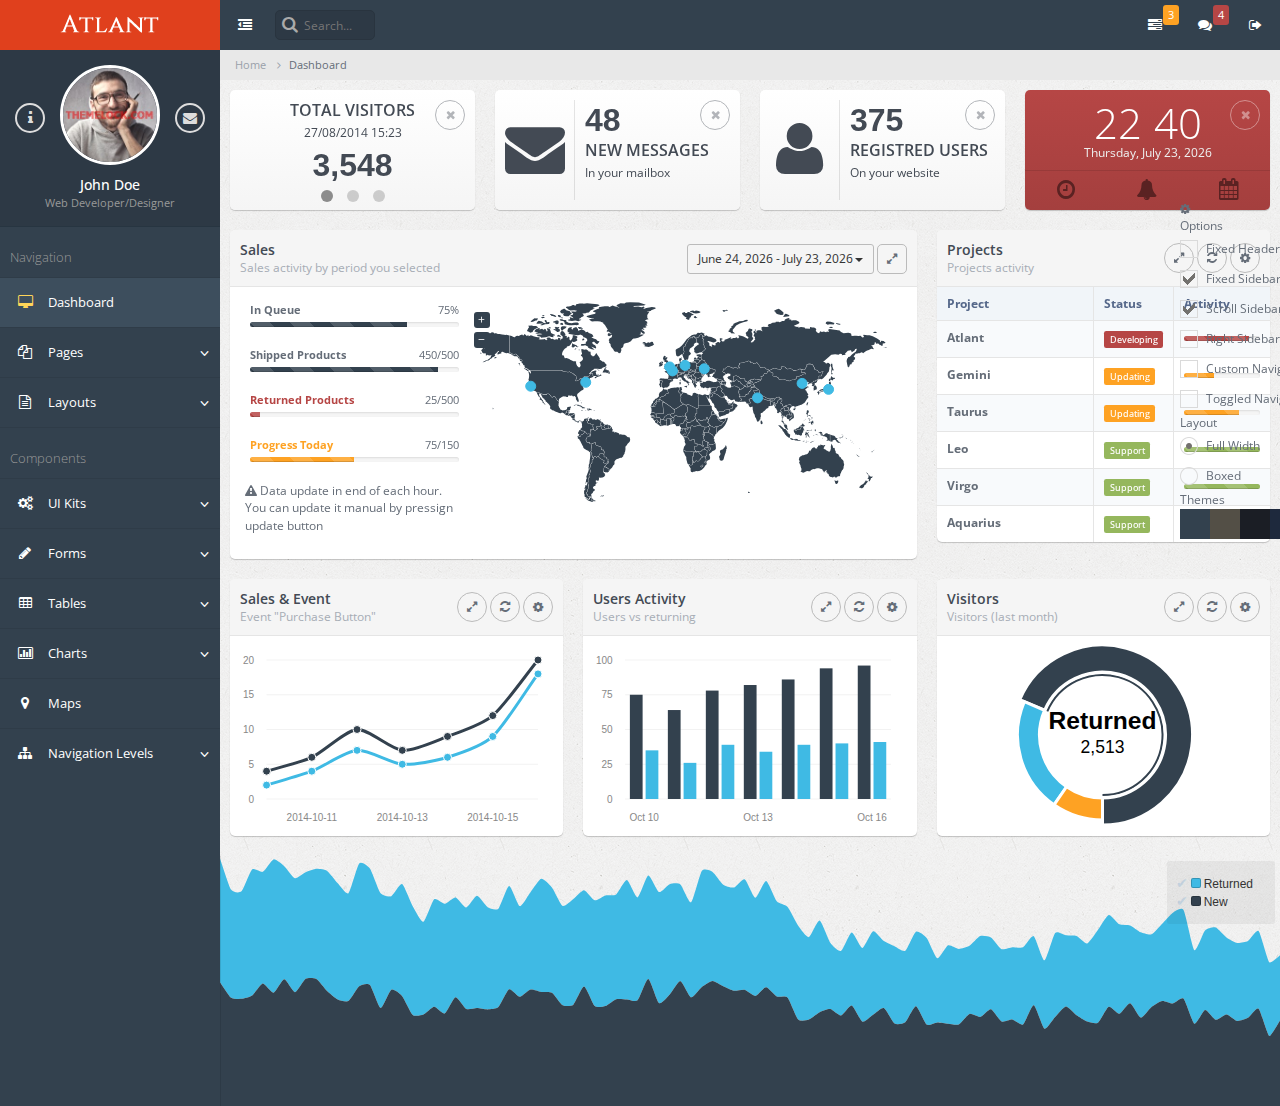
<file: Atlant/html/index.html>
<!DOCTYPE html>
<html lang="en">
    <head>        
        <!-- META SECTION -->
        <title>Atlant - Responsive Bootstrap Admin Template</title>            
        <meta http-equiv="Content-Type" content="text/html; charset=utf-8" />
        <meta http-equiv="X-UA-Compatible" content="IE=edge" />
        <meta name="viewport" content="width=device-width, initial-scale=1" />
        
        <link rel="icon" href="favicon.ico" type="image/x-icon" />
        <!-- END META SECTION -->
        
        <!-- CSS INCLUDE -->        
        <link rel="stylesheet" type="text/css" id="theme" href="css/theme-default.css"/>
        <!-- EOF CSS INCLUDE -->                                    
    </head>
    <body>
        <!-- START PAGE CONTAINER -->
        <div class="page-container">
            
            <!-- START PAGE SIDEBAR -->
            <div class="page-sidebar">
                <!-- START X-NAVIGATION -->
                <ul class="x-navigation">
                    <li class="xn-logo">
                        <a href="index.html">ATLANT</a>
                        <a href="#" class="x-navigation-control"></a>
                    </li>
                    <li class="xn-profile">
                        <a href="#" class="profile-mini">
                            <img src="assets/images/users/avatar.jpg" alt="John Doe"/>
                        </a>
                        <div class="profile">
                            <div class="profile-image">
                                <img src="assets/images/users/avatar.jpg" alt="John Doe"/>
                            </div>
                            <div class="profile-data">
                                <div class="profile-data-name">John Doe</div>
                                <div class="profile-data-title">Web Developer/Designer</div>
                            </div>
                            <div class="profile-controls">
                                <a href="pages-profile.html" class="profile-control-left"><span class="fa fa-info"></span></a>
                                <a href="pages-messages.html" class="profile-control-right"><span class="fa fa-envelope"></span></a>
                            </div>
                        </div>                                                                        
                    </li>
                    <li class="xn-title">Navigation</li>
                    <li class="active">
                        <a href="index.html"><span class="fa fa-desktop"></span> <span class="xn-text">Dashboard</span></a>                        
                    </li>                    
                    <li class="xn-openable">
                        <a href="#"><span class="fa fa-files-o"></span> <span class="xn-text">Pages</span></a>
                        <ul>
                            <li><a href="pages-gallery.html"><span class="fa fa-image"></span> Gallery</a></li>
                            <li><a href="pages-profile.html"><span class="fa fa-user"></span> Profile</a></li>
                            <li><a href="pages-address-book.html"><span class="fa fa-users"></span> Address Book</a></li>
                            <li class="xn-openable">
                                <a href="#"><span class="fa fa-clock-o"></span> Timeline</a>
                                <ul>
                                    <li><a href="pages-timeline.html"><span class="fa fa-align-center"></span> Default</a></li>
                                    <li><a href="pages-timeline-simple.html"><span class="fa fa-align-justify"></span> Full Width</a></li>
                                </ul>
                            </li>
                            <li class="xn-openable">
                                <a href="#"><span class="fa fa-envelope"></span> Mailbox</a>
                                <ul>
                                    <li><a href="pages-mailbox-inbox.html"><span class="fa fa-inbox"></span> Inbox</a></li>
                                    <li><a href="pages-mailbox-message.html"><span class="fa fa-file-text"></span> Message</a></li>
                                    <li><a href="pages-mailbox-compose.html"><span class="fa fa-pencil"></span> Compose</a></li>
                                </ul>
                            </li>
                            <li><a href="pages-messages.html"><span class="fa fa-comments"></span> Messages</a></li>
                            <li><a href="pages-calendar.html"><span class="fa fa-calendar"></span> Calendar</a></li>
                            <li><a href="pages-tasks.html"><span class="fa fa-edit"></span> Tasks</a></li>
                            <li><a href="pages-content-table.html"><span class="fa fa-columns"></span> Content Table</a></li>
                            <li><a href="pages-faq.html"><span class="fa fa-question-circle"></span> FAQ</a></li>
                            <li><a href="pages-search.html"><span class="fa fa-search"></span> Search</a></li>
                            <li class="xn-openable">
                                <a href="#"><span class="fa fa-file"></span> Blog</a>
                                
                                <ul>                                    
                                    <li><a href="pages-blog-list.html"><span class="fa fa-copy"></span> List of Posts</a></li>
                                    <li><a href="pages-blog-post.html"><span class="fa fa-file-o"></span>Single Post</a></li>
                                </ul>
                            </li>
                            <li class="xn-openable">
                                <a href="#"><span class="fa fa-sign-in"></span> Login</a>
                                <ul>                                    
                                    <li><a href="pages-login.html">App Login</a></li>
                                    <li><a href="pages-login-website.html">Website Login</a></li>
                                    <li><a href="pages-login-website-light.html"> Website Login Light</a></li>
                                </ul>
                            </li>
                            <li class="xn-openable">
                                <a href="#"><span class="fa fa-warning"></span> Error Pages</a>
                                <ul>                                    
                                    <li><a href="pages-error-404.html">Error 404 Sample 1</a></li>
                                    <li><a href="pages-error-404-2.html">Error 404 Sample 2</a></li>
                                    <li><a href="pages-error-500.html"> Error 500</a></li>
                                </ul>
                            </li>                            
                        </ul>
                    </li>
                    <li class="xn-openable">
                        <a href="#"><span class="fa fa-file-text-o"></span> <span class="xn-text">Layouts</span></a>
                        <ul>
                            <li><a href="layout-boxed.html">Boxed</a></li>
                            <li><a href="layout-nav-toggled.html">Navigation Toggled</a></li>
                            <li><a href="layout-nav-top.html">Navigation Top</a></li>
                            <li><a href="layout-nav-right.html">Navigation Right</a></li>
                            <li><a href="layout-nav-top-fixed.html">Top Navigation Fixed</a></li>                            
                            <li><a href="layout-nav-custom.html">Custom Navigation</a></li>
                            <li><a href="layout-frame-left.html">Frame Left Column</a></li>
                            <li><a href="layout-frame-right.html">Frame Right Column</a></li>
                            <li><a href="layout-search-left.html">Search Left Side</a></li>
                            <li><a href="blank.html">Blank Page</a></li>
                        </ul>
                    </li>
                    <li class="xn-title">Components</li>
                    <li class="xn-openable">
                        <a href="#"><span class="fa fa-cogs"></span> <span class="xn-text">UI Kits</span></a>                        
                        <ul>
                            <li><a href="ui-widgets.html"><span class="fa fa-heart"></span> Widgets</a></li>                            
                            <li><a href="ui-elements.html"><span class="fa fa-cogs"></span> Elements</a></li>
                            <li><a href="ui-buttons.html"><span class="fa fa-square-o"></span> Buttons</a></li>                            
                            <li><a href="ui-panels.html"><span class="fa fa-pencil-square-o"></span> Panels</a></li>
                            <li><a href="ui-icons.html"><span class="fa fa-magic"></span> Icons</a><div class="informer informer-warning">+679</div></li>
                            <li><a href="ui-typography.html"><span class="fa fa-pencil"></span> Typography</a></li>
                            <li><a href="ui-portlet.html"><span class="fa fa-th"></span> Portlet</a></li>
                            <li><a href="ui-sliders.html"><span class="fa fa-arrows-h"></span> Sliders</a></li>
                            <li><a href="ui-alerts-popups.html"><span class="fa fa-warning"></span> Alerts & Popups</a></li>                            
                            <li><a href="ui-lists.html"><span class="fa fa-list-ul"></span> Lists</a></li>
                            <li><a href="ui-tour.html"><span class="fa fa-random"></span> Tour</a></li>
                        </ul>
                    </li>                    
                    <li class="xn-openable">
                        <a href="#"><span class="fa fa-pencil"></span> <span class="xn-text">Forms</span></a>
                        <ul>
                            <li>
                                <a href="form-layouts-two-column.html"><span class="fa fa-tasks"></span> Form Layouts</a>
                                <div class="informer informer-danger">New</div>
                                <ul>
                                    <li><a href="form-layouts-one-column.html"><span class="fa fa-align-justify"></span> One Column</a></li>
                                    <li><a href="form-layouts-two-column.html"><span class="fa fa-th-large"></span> Two Column</a></li>
                                    <li><a href="form-layouts-tabbed.html"><span class="fa fa-table"></span> Tabbed</a></li>
                                    <li><a href="form-layouts-separated.html"><span class="fa fa-th-list"></span> Separated Rows</a></li>
                                </ul> 
                            </li>
                            <li><a href="form-elements.html"><span class="fa fa-file-text-o"></span> Elements</a></li>
                            <li><a href="form-validation.html"><span class="fa fa-list-alt"></span> Validation</a></li>
                            <li><a href="form-wizards.html"><span class="fa fa-arrow-right"></span> Wizards</a></li>
                            <li><a href="form-editors.html"><span class="fa fa-text-width"></span> WYSIWYG Editors</a></li>
                            <li><a href="form-file-handling.html"><span class="fa fa-floppy-o"></span> File Handling</a></li>
                        </ul>
                    </li>
                    <li class="xn-openable">
                        <a href="tables.html"><span class="fa fa-table"></span> <span class="xn-text">Tables</span></a>
                        <ul>                            
                            <li><a href="table-basic.html"><span class="fa fa-align-justify"></span> Basic</a></li>
                            <li><a href="table-datatables.html"><span class="fa fa-sort-alpha-desc"></span> Data Tables</a></li>
                            <li><a href="table-export.html"><span class="fa fa-download"></span> Export Tables</a></li>                            
                        </ul>
                    </li>
                    <li class="xn-openable">
                        <a href="#"><span class="fa fa-bar-chart-o"></span> <span class="xn-text">Charts</span></a>
                        <ul>
                            <li><a href="charts-morris.html"><span class="xn-text">Morris</span></a></li>
                            <li><a href="charts-nvd3.html"><span class="xn-text">NVD3</span></a></li>
                            <li><a href="charts-rickshaw.html"><span class="xn-text">Rickshaw</span></a></li>
                            <li><a href="charts-other.html"><span class="xn-text">Other</span></a></li>
                        </ul>
                    </li>                    
                    <li>
                        <a href="maps.html"><span class="fa fa-map-marker"></span> <span class="xn-text">Maps</span></a>
                    </li>                    
                    <li class="xn-openable">
                        <a href="#"><span class="fa fa-sitemap"></span> <span class="xn-text">Navigation Levels</span></a>
                        <ul>                            
                            <li class="xn-openable">
                                <a href="#">Second Level</a>
                                <ul>
                                    <li class="xn-openable">
                                        <a href="#">Third Level</a>
                                        <ul>
                                            <li class="xn-openable">
                                                <a href="#">Fourth Level</a>
                                                <ul>
                                                    <li><a href="#">Fifth Level</a></li>
                                                </ul>
                                            </li>
                                        </ul>
                                    </li>
                                </ul>
                            </li>                            
                        </ul>
                    </li>
                    
                </ul>
                <!-- END X-NAVIGATION -->
            </div>
            <!-- END PAGE SIDEBAR -->
            
            <!-- PAGE CONTENT -->
            <div class="page-content">
                
                <!-- START X-NAVIGATION VERTICAL -->
                <ul class="x-navigation x-navigation-horizontal x-navigation-panel">
                    <!-- TOGGLE NAVIGATION -->
                    <li class="xn-icon-button">
                        <a href="#" class="x-navigation-minimize"><span class="fa fa-dedent"></span></a>
                    </li>
                    <!-- END TOGGLE NAVIGATION -->
                    <!-- SEARCH -->
                    <li class="xn-search">
                        <form role="form">
                            <input type="text" name="search" placeholder="Search..."/>
                        </form>
                    </li>   
                    <!-- END SEARCH -->
                    <!-- SIGN OUT -->
                    <li class="xn-icon-button pull-right">
                        <a href="#" class="mb-control" data-box="#mb-signout"><span class="fa fa-sign-out"></span></a>                        
                    </li> 
                    <!-- END SIGN OUT -->
                    <!-- MESSAGES -->
                    <li class="xn-icon-button pull-right">
                        <a href="#"><span class="fa fa-comments"></span></a>
                        <div class="informer informer-danger">4</div>
                        <div class="panel panel-primary animated zoomIn xn-drop-left xn-panel-dragging">
                            <div class="panel-heading">
                                <h3 class="panel-title"><span class="fa fa-comments"></span> Messages</h3>                                
                                <div class="pull-right">
                                    <span class="label label-danger">4 new</span>
                                </div>
                            </div>
                            <div class="panel-body list-group list-group-contacts scroll" style="height: 200px;">
                                <a href="#" class="list-group-item">
                                    <div class="list-group-status status-online"></div>
                                    <img src="assets/images/users/user2.jpg" class="pull-left" alt="John Doe"/>
                                    <span class="contacts-title">John Doe</span>
                                    <p>Praesent placerat tellus id augue condimentum</p>
                                </a>
                                <a href="#" class="list-group-item">
                                    <div class="list-group-status status-away"></div>
                                    <img src="assets/images/users/user.jpg" class="pull-left" alt="Dmitry Ivaniuk"/>
                                    <span class="contacts-title">Dmitry Ivaniuk</span>
                                    <p>Donec risus sapien, sagittis et magna quis</p>
                                </a>
                                <a href="#" class="list-group-item">
                                    <div class="list-group-status status-away"></div>
                                    <img src="assets/images/users/user3.jpg" class="pull-left" alt="Nadia Ali"/>
                                    <span class="contacts-title">Nadia Ali</span>
                                    <p>Mauris vel eros ut nunc rhoncus cursus sed</p>
                                </a>
                                <a href="#" class="list-group-item">
                                    <div class="list-group-status status-offline"></div>
                                    <img src="assets/images/users/user6.jpg" class="pull-left" alt="Darth Vader"/>
                                    <span class="contacts-title">Darth Vader</span>
                                    <p>I want my money back!</p>
                                </a>
                            </div>     
                            <div class="panel-footer text-center">
                                <a href="pages-messages.html">Show all messages</a>
                            </div>                            
                        </div>                        
                    </li>
                    <!-- END MESSAGES -->
                    <!-- TASKS -->
                    <li class="xn-icon-button pull-right">
                        <a href="#"><span class="fa fa-tasks"></span></a>
                        <div class="informer informer-warning">3</div>
                        <div class="panel panel-primary animated zoomIn xn-drop-left xn-panel-dragging">
                            <div class="panel-heading">
                                <h3 class="panel-title"><span class="fa fa-tasks"></span> Tasks</h3>                                
                                <div class="pull-right">
                                    <span class="label label-warning">3 active</span>
                                </div>
                            </div>
                            <div class="panel-body list-group scroll" style="height: 200px;">                                
                                <a class="list-group-item" href="#">
                                    <strong>Phasellus augue arcu, elementum</strong>
                                    <div class="progress progress-small progress-striped active">
                                        <div class="progress-bar progress-bar-danger" role="progressbar" aria-valuenow="50" aria-valuemin="0" aria-valuemax="100" style="width: 50%;">50%</div>
                                    </div>
                                    <small class="text-muted">John Doe, 25 Sep 2014 / 50%</small>
                                </a>
                                <a class="list-group-item" href="#">
                                    <strong>Aenean ac cursus</strong>
                                    <div class="progress progress-small progress-striped active">
                                        <div class="progress-bar progress-bar-warning" role="progressbar" aria-valuenow="80" aria-valuemin="0" aria-valuemax="100" style="width: 80%;">80%</div>
                                    </div>
                                    <small class="text-muted">Dmitry Ivaniuk, 24 Sep 2014 / 80%</small>
                                </a>
                                <a class="list-group-item" href="#">
                                    <strong>Lorem ipsum dolor</strong>
                                    <div class="progress progress-small progress-striped active">
                                        <div class="progress-bar progress-bar-success" role="progressbar" aria-valuenow="95" aria-valuemin="0" aria-valuemax="100" style="width: 95%;">95%</div>
                                    </div>
                                    <small class="text-muted">John Doe, 23 Sep 2014 / 95%</small>
                                </a>
                                <a class="list-group-item" href="#">
                                    <strong>Cras suscipit ac quam at tincidunt.</strong>
                                    <div class="progress progress-small">
                                        <div class="progress-bar" role="progressbar" aria-valuenow="100" aria-valuemin="0" aria-valuemax="100" style="width: 100%;">100%</div>
                                    </div>
                                    <small class="text-muted">John Doe, 21 Sep 2014 /</small><small class="text-success"> Done</small>
                                </a>                                
                            </div>     
                            <div class="panel-footer text-center">
                                <a href="pages-tasks.html">Show all tasks</a>
                            </div>                            
                        </div>                        
                    </li>
                    <!-- END TASKS -->
                </ul>
                <!-- END X-NAVIGATION VERTICAL -->                     

                <!-- START BREADCRUMB -->
                <ul class="breadcrumb">
                    <li><a href="#">Home</a></li>                    
                    <li class="active">Dashboard</li>
                </ul>
                <!-- END BREADCRUMB -->                       
                
                <!-- PAGE CONTENT WRAPPER -->
                <div class="page-content-wrap">
                    
                    <!-- START WIDGETS -->                    
                    <div class="row">
                        <div class="col-md-3">
                            
                            <!-- START WIDGET SLIDER -->
                            <div class="widget widget-default widget-carousel">
                                <div class="owl-carousel" id="owl-example">
                                    <div>                                    
                                        <div class="widget-title">Total Visitors</div>                                                                        
                                        <div class="widget-subtitle">27/08/2014 15:23</div>
                                        <div class="widget-int">3,548</div>
                                    </div>
                                    <div>                                    
                                        <div class="widget-title">Returned</div>
                                        <div class="widget-subtitle">Visitors</div>
                                        <div class="widget-int">1,695</div>
                                    </div>
                                    <div>                                    
                                        <div class="widget-title">New</div>
                                        <div class="widget-subtitle">Visitors</div>
                                        <div class="widget-int">1,977</div>
                                    </div>
                                </div>                            
                                <div class="widget-controls">                                
                                    <a href="#" class="widget-control-right widget-remove" data-toggle="tooltip" data-placement="top" title="Remove Widget"><span class="fa fa-times"></span></a>
                                </div>                             
                            </div>         
                            <!-- END WIDGET SLIDER -->
                            
                        </div>
                        <div class="col-md-3">
                            
                            <!-- START WIDGET MESSAGES -->
                            <div class="widget widget-default widget-item-icon" onclick="location.href='pages-messages.html';">
                                <div class="widget-item-left">
                                    <span class="fa fa-envelope"></span>
                                </div>                             
                                <div class="widget-data">
                                    <div class="widget-int num-count">48</div>
                                    <div class="widget-title">New messages</div>
                                    <div class="widget-subtitle">In your mailbox</div>
                                </div>      
                                <div class="widget-controls">                                
                                    <a href="#" class="widget-control-right widget-remove" data-toggle="tooltip" data-placement="top" title="Remove Widget"><span class="fa fa-times"></span></a>
                                </div>
                            </div>                            
                            <!-- END WIDGET MESSAGES -->
                            
                        </div>
                        <div class="col-md-3">
                            
                            <!-- START WIDGET REGISTRED -->
                            <div class="widget widget-default widget-item-icon" onclick="location.href='pages-address-book.html';">
                                <div class="widget-item-left">
                                    <span class="fa fa-user"></span>
                                </div>
                                <div class="widget-data">
                                    <div class="widget-int num-count">375</div>
                                    <div class="widget-title">Registred users</div>
                                    <div class="widget-subtitle">On your website</div>
                                </div>
                                <div class="widget-controls">                                
                                    <a href="#" class="widget-control-right widget-remove" data-toggle="tooltip" data-placement="top" title="Remove Widget"><span class="fa fa-times"></span></a>
                                </div>                            
                            </div>                            
                            <!-- END WIDGET REGISTRED -->
                            
                        </div>
                        <div class="col-md-3">
                            
                            <!-- START WIDGET CLOCK -->
                            <div class="widget widget-danger widget-padding-sm">
                                <div class="widget-big-int plugin-clock">00:00</div>                            
                                <div class="widget-subtitle plugin-date">Loading...</div>
                                <div class="widget-controls">                                
                                    <a href="#" class="widget-control-right widget-remove" data-toggle="tooltip" data-placement="left" title="Remove Widget"><span class="fa fa-times"></span></a>
                                </div>                            
                                <div class="widget-buttons widget-c3">
                                    <div class="col">
                                        <a href="#"><span class="fa fa-clock-o"></span></a>
                                    </div>
                                    <div class="col">
                                        <a href="#"><span class="fa fa-bell"></span></a>
                                    </div>
                                    <div class="col">
                                        <a href="#"><span class="fa fa-calendar"></span></a>
                                    </div>
                                </div>                            
                            </div>                        
                            <!-- END WIDGET CLOCK -->
                            
                        </div>
                    </div>
                    <!-- END WIDGETS -->                    
                    
                    <div class="row">
                        <div class="col-md-8">
                            
                            <!-- START SALES BLOCK -->
                            <div class="panel panel-default">
                                <div class="panel-heading">
                                    <div class="panel-title-box">
                                        <h3>Sales</h3>
                                        <span>Sales activity by period you selected</span>
                                    </div>                                     
                                    <ul class="panel-controls panel-controls-title">                                        
                                        <li>
                                            <div id="reportrange" class="dtrange">                                            
                                                <span></span><b class="caret"></b>
                                            </div>                                     
                                        </li>                                
                                        <li><a href="#" class="panel-fullscreen rounded"><span class="fa fa-expand"></span></a></li>
                                    </ul>                                    
                                    
                                </div>
                                <div class="panel-body">                                    
                                    <div class="row stacked">
                                        <div class="col-md-4">                                            
                                            <div class="progress-list">                                               
                                                <div class="pull-left"><strong>In Queue</strong></div>
                                                <div class="pull-right">75%</div>                                                
                                                <div class="progress progress-small progress-striped active">
                                                    <div class="progress-bar progress-bar-primary" role="progressbar" aria-valuenow="50" aria-valuemin="0" aria-valuemax="100" style="width: 75%;">75%</div>
                                                </div>
                                            </div>
                                            <div class="progress-list">                                               
                                                <div class="pull-left"><strong>Shipped Products</strong></div>
                                                <div class="pull-right">450/500</div>                                                
                                                <div class="progress progress-small progress-striped active">
                                                    <div class="progress-bar progress-bar-primary" role="progressbar" aria-valuenow="50" aria-valuemin="0" aria-valuemax="100" style="width: 90%;">90%</div>
                                                </div>
                                            </div>
                                            <div class="progress-list">                                               
                                                <div class="pull-left"><strong class="text-danger">Returned Products</strong></div>
                                                <div class="pull-right">25/500</div>                                                
                                                <div class="progress progress-small progress-striped active">
                                                    <div class="progress-bar progress-bar-danger" role="progressbar" aria-valuenow="50" aria-valuemin="0" aria-valuemax="100" style="width: 5%;">5%</div>
                                                </div>
                                            </div>
                                            <div class="progress-list">                                               
                                                <div class="pull-left"><strong class="text-warning">Progress Today</strong></div>
                                                <div class="pull-right">75/150</div>                                                
                                                <div class="progress progress-small progress-striped active">
                                                    <div class="progress-bar progress-bar-warning" role="progressbar" aria-valuenow="50" aria-valuemin="0" aria-valuemax="100" style="width: 50%;">50%</div>
                                                </div>
                                            </div>
                                            <p><span class="fa fa-warning"></span> Data update in end of each hour. You can update it manual by pressign update button</p>
                                        </div>
                                        <div class="col-md-8">
                                            <div id="dashboard-map-seles" style="width: 100%; height: 200px"></div>
                                        </div>
                                    </div>                                    
                                </div>
                            </div>
                            <!-- END SALES BLOCK -->
                            
                        </div>
                        <div class="col-md-4">
                            
                            <!-- START PROJECTS BLOCK -->
                            <div class="panel panel-default">
                                <div class="panel-heading">
                                    <div class="panel-title-box">
                                        <h3>Projects</h3>
                                        <span>Projects activity</span>
                                    </div>                                    
                                    <ul class="panel-controls" style="margin-top: 2px;">
                                        <li><a href="#" class="panel-fullscreen"><span class="fa fa-expand"></span></a></li>
                                        <li><a href="#" class="panel-refresh"><span class="fa fa-refresh"></span></a></li>
                                        <li class="dropdown">
                                            <a href="#" class="dropdown-toggle" data-toggle="dropdown"><span class="fa fa-cog"></span></a>                                        
                                            <ul class="dropdown-menu">
                                                <li><a href="#" class="panel-collapse"><span class="fa fa-angle-down"></span> Collapse</a></li>
                                                <li><a href="#" class="panel-remove"><span class="fa fa-times"></span> Remove</a></li>
                                            </ul>                                        
                                        </li>                                        
                                    </ul>
                                </div>
                                <div class="panel-body panel-body-table">
                                    
                                    <div class="table-responsive">
                                        <table class="table table-bordered table-striped">
                                            <thead>
                                                <tr>
                                                    <th width="50%">Project</th>
                                                    <th width="20%">Status</th>
                                                    <th width="30%">Activity</th>
                                                </tr>
                                            </thead>
                                            <tbody>
                                                <tr>
                                                    <td><strong>Atlant</strong></td>
                                                    <td><span class="label label-danger">Developing</span></td>
                                                    <td>
                                                        <div class="progress progress-small progress-striped active">
                                                            <div class="progress-bar progress-bar-danger" role="progressbar" aria-valuenow="50" aria-valuemin="0" aria-valuemax="100" style="width: 85%;">85%</div>
                                                        </div>
                                                    </td>
                                                </tr>
                                                <tr>
                                                    <td><strong>Gemini</strong></td>
                                                    <td><span class="label label-warning">Updating</span></td>
                                                    <td>
                                                        <div class="progress progress-small progress-striped active">
                                                            <div class="progress-bar progress-bar-warning" role="progressbar" aria-valuenow="50" aria-valuemin="0" aria-valuemax="100" style="width: 40%;">40%</div>
                                                        </div>
                                                    </td>
                                                </tr>                                                
                                                <tr>
                                                    <td><strong>Taurus</strong></td>
                                                    <td><span class="label label-warning">Updating</span></td>
                                                    <td>
                                                        <div class="progress progress-small progress-striped active">
                                                            <div class="progress-bar progress-bar-warning" role="progressbar" aria-valuenow="50" aria-valuemin="0" aria-valuemax="100" style="width: 72%;">72%</div>
                                                        </div>
                                                    </td>
                                                </tr>
                                                <tr>
                                                    <td><strong>Leo</strong></td>
                                                    <td><span class="label label-success">Support</span></td>
                                                    <td>
                                                        <div class="progress progress-small progress-striped active">
                                                            <div class="progress-bar progress-bar-success" role="progressbar" aria-valuenow="50" aria-valuemin="0" aria-valuemax="100" style="width: 100%;">100%</div>
                                                        </div>
                                                    </td>
                                                </tr>
                                                <tr>
                                                    <td><strong>Virgo</strong></td>
                                                    <td><span class="label label-success">Support</span></td>
                                                    <td>
                                                        <div class="progress progress-small progress-striped active">
                                                            <div class="progress-bar progress-bar-success" role="progressbar" aria-valuenow="50" aria-valuemin="0" aria-valuemax="100" style="width: 100%;">100%</div>
                                                        </div>
                                                    </td>
                                                </tr>                                                
                                                <tr>
                                                    <td><strong>Aquarius</strong></td>
                                                    <td><span class="label label-success">Support</span></td>
                                                    <td>
                                                        <div class="progress progress-small progress-striped active">
                                                            <div class="progress-bar progress-bar-success" role="progressbar" aria-valuenow="50" aria-valuemin="0" aria-valuemax="100" style="width: 100%;">100%</div>
                                                        </div>
                                                    </td>
                                                </tr>
                                            </tbody>
                                        </table>
                                    </div>
                                    
                                </div>
                            </div>
                            <!-- END PROJECTS BLOCK -->
                            
                        </div>
                    </div>
                    
                    <div class="row">
                        <div class="col-md-4">
                            
                            <!-- START SALES & EVENTS BLOCK -->
                            <div class="panel panel-default">
                                <div class="panel-heading">
                                    <div class="panel-title-box">
                                        <h3>Sales & Event</h3>
                                        <span>Event "Purchase Button"</span>
                                    </div>
                                    <ul class="panel-controls" style="margin-top: 2px;">
                                        <li><a href="#" class="panel-fullscreen"><span class="fa fa-expand"></span></a></li>
                                        <li><a href="#" class="panel-refresh"><span class="fa fa-refresh"></span></a></li>
                                        <li class="dropdown">
                                            <a href="#" class="dropdown-toggle" data-toggle="dropdown"><span class="fa fa-cog"></span></a>                                        
                                            <ul class="dropdown-menu">
                                                <li><a href="#" class="panel-collapse"><span class="fa fa-angle-down"></span> Collapse</a></li>
                                                <li><a href="#" class="panel-remove"><span class="fa fa-times"></span> Remove</a></li>
                                            </ul>                                        
                                        </li>                                        
                                    </ul>
                                </div>
                                <div class="panel-body padding-0">
                                    <div class="chart-holder" id="dashboard-line-1" style="height: 200px;"></div>
                                </div>
                            </div>
                            <!-- END SALES & EVENTS BLOCK -->
                            
                        </div>
                        <div class="col-md-4">
                            
                            <!-- START USERS ACTIVITY BLOCK -->
                            <div class="panel panel-default">
                                <div class="panel-heading">
                                    <div class="panel-title-box">
                                        <h3>Users Activity</h3>
                                        <span>Users vs returning</span>
                                    </div>                                    
                                    <ul class="panel-controls" style="margin-top: 2px;">
                                        <li><a href="#" class="panel-fullscreen"><span class="fa fa-expand"></span></a></li>
                                        <li><a href="#" class="panel-refresh"><span class="fa fa-refresh"></span></a></li>
                                        <li class="dropdown">
                                            <a href="#" class="dropdown-toggle" data-toggle="dropdown"><span class="fa fa-cog"></span></a>                                        
                                            <ul class="dropdown-menu">
                                                <li><a href="#" class="panel-collapse"><span class="fa fa-angle-down"></span> Collapse</a></li>
                                                <li><a href="#" class="panel-remove"><span class="fa fa-times"></span> Remove</a></li>
                                            </ul>                                        
                                        </li>                                        
                                    </ul>                                    
                                </div>                                
                                <div class="panel-body padding-0">
                                    <div class="chart-holder" id="dashboard-bar-1" style="height: 200px;"></div>
                                </div>                                    
                            </div>
                            <!-- END USERS ACTIVITY BLOCK -->
                            
                        </div>
                        <div class="col-md-4">
                            
                            <!-- START VISITORS BLOCK -->
                            <div class="panel panel-default">
                                <div class="panel-heading">
                                    <div class="panel-title-box">
                                        <h3>Visitors</h3>
                                        <span>Visitors (last month)</span>
                                    </div>
                                    <ul class="panel-controls" style="margin-top: 2px;">
                                        <li><a href="#" class="panel-fullscreen"><span class="fa fa-expand"></span></a></li>
                                        <li><a href="#" class="panel-refresh"><span class="fa fa-refresh"></span></a></li>
                                        <li class="dropdown">
                                            <a href="#" class="dropdown-toggle" data-toggle="dropdown"><span class="fa fa-cog"></span></a>                                        
                                            <ul class="dropdown-menu">
                                                <li><a href="#" class="panel-collapse"><span class="fa fa-angle-down"></span> Collapse</a></li>
                                                <li><a href="#" class="panel-remove"><span class="fa fa-times"></span> Remove</a></li>
                                            </ul>                                        
                                        </li>                                        
                                    </ul>
                                </div>
                                <div class="panel-body padding-0">
                                    <div class="chart-holder" id="dashboard-donut-1" style="height: 200px;"></div>
                                </div>
                            </div>
                            <!-- END VISITORS BLOCK -->
                            
                        </div>
                    </div>
                    
                    <!-- START DASHBOARD CHART -->
                    <div class="block-full-width">
                        <div id="dashboard-chart" style="height: 250px; width: 100%; float: left;"></div>
                        <div class="chart-legend">
                            <div id="dashboard-legend"></div>
                        </div>                                                
                    </div>                    
                    <!-- END DASHBOARD CHART -->
                    
                </div>
                <!-- END PAGE CONTENT WRAPPER -->                                
            </div>            
            <!-- END PAGE CONTENT -->
        </div>
        <!-- END PAGE CONTAINER -->

        <!-- MESSAGE BOX-->
        <div class="message-box animated fadeIn" data-sound="alert" id="mb-signout">
            <div class="mb-container">
                <div class="mb-middle">
                    <div class="mb-title"><span class="fa fa-sign-out"></span> Log <strong>Out</strong> ?</div>
                    <div class="mb-content">
                        <p>Are you sure you want to log out?</p>                    
                        <p>Press No if youwant to continue work. Press Yes to logout current user.</p>
                    </div>
                    <div class="mb-footer">
                        <div class="pull-right">
                            <a href="pages-login.html" class="btn btn-success btn-lg">Yes</a>
                            <button class="btn btn-default btn-lg mb-control-close">No</button>
                        </div>
                    </div>
                </div>
            </div>
        </div>
        <!-- END MESSAGE BOX-->

        <!-- START PRELOADS -->
        <audio id="audio-alert" src="audio/alert.mp3" preload="auto"></audio>
        <audio id="audio-fail" src="audio/fail.mp3" preload="auto"></audio>
        <!-- END PRELOADS -->                  
        
    <!-- START SCRIPTS -->
        <!-- START PLUGINS -->
        <script type="text/javascript" src="js/plugins/jquery/jquery.min.js"></script>
        <script type="text/javascript" src="js/plugins/jquery/jquery-ui.min.js"></script>
        <script type="text/javascript" src="js/plugins/bootstrap/bootstrap.min.js"></script>        
        <!-- END PLUGINS -->

        <!-- START THIS PAGE PLUGINS-->        
        <script type='text/javascript' src='js/plugins/icheck/icheck.min.js'></script>        
        <script type="text/javascript" src="js/plugins/mcustomscrollbar/jquery.mCustomScrollbar.min.js"></script>
        <script type="text/javascript" src="js/plugins/scrolltotop/scrolltopcontrol.js"></script>
        
        <script type="text/javascript" src="js/plugins/morris/raphael-min.js"></script>
        <script type="text/javascript" src="js/plugins/morris/morris.min.js"></script>       
        <script type="text/javascript" src="js/plugins/rickshaw/d3.v3.js"></script>
        <script type="text/javascript" src="js/plugins/rickshaw/rickshaw.min.js"></script>
        <script type='text/javascript' src='js/plugins/jvectormap/jquery-jvectormap-1.2.2.min.js'></script>
        <script type='text/javascript' src='js/plugins/jvectormap/jquery-jvectormap-world-mill-en.js'></script>                
        <script type='text/javascript' src='js/plugins/bootstrap/bootstrap-datepicker.js'></script>                
        <script type="text/javascript" src="js/plugins/owl/owl.carousel.min.js"></script>                 
        
        <script type="text/javascript" src="js/plugins/moment.min.js"></script>
        <script type="text/javascript" src="js/plugins/daterangepicker/daterangepicker.js"></script>
        <!-- END THIS PAGE PLUGINS-->        

        <!-- START TEMPLATE -->
        <script type="text/javascript" src="js/settings.js"></script>
        
        <script type="text/javascript" src="js/plugins.js"></script>        
        <script type="text/javascript" src="js/actions.js"></script>
        
        <script type="text/javascript" src="js/demo_dashboard.js"></script>
        <!-- END TEMPLATE -->
    <!-- END SCRIPTS -->         
    </body>
</html>
</file>
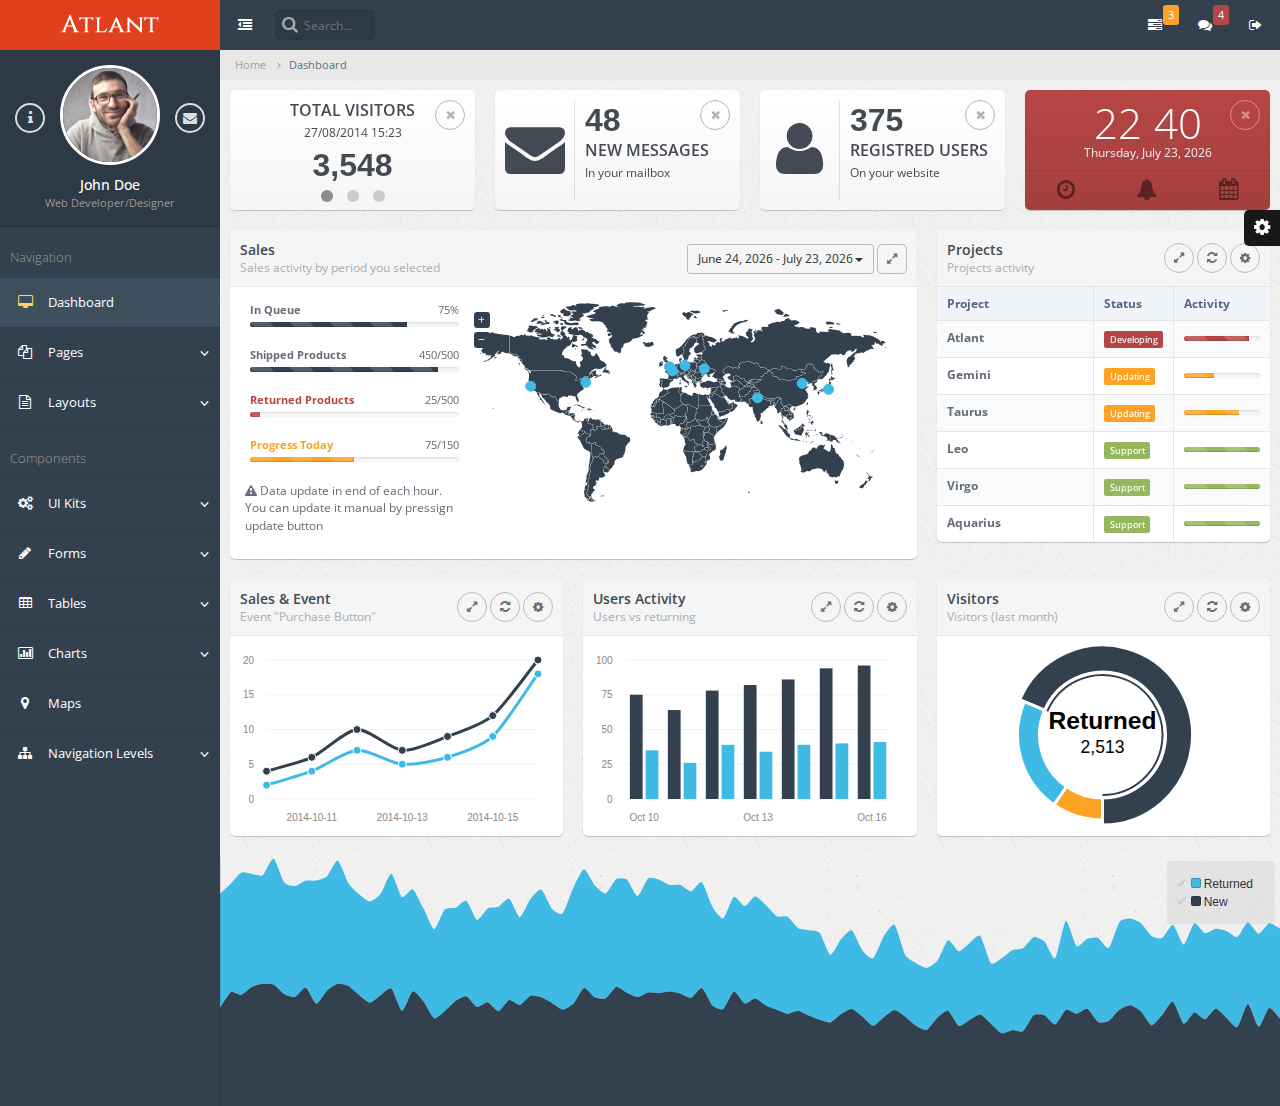
<file: Atlant/less/index.html>
<!DOCTYPE html>
<html lang="en">
    <head>        
        <!-- META SECTION -->
        <title>Atlant - Responsive Bootstrap Admin Template</title>            
        <meta http-equiv="Content-Type" content="text/html; charset=utf-8" />
        <meta http-equiv="X-UA-Compatible" content="IE=edge" />
        <meta name="viewport" content="width=device-width, initial-scale=1" />
        
        <link rel="icon" href="favicon.ico" type="image/x-icon" />
        <!-- END META SECTION -->
        
        <!-- LESSCSS INCLUDE -->        
        <link rel="stylesheet/less" type="text/css" href="css/styles.less"/>
        <script type="text/javascript" src="js/plugins/lesscss/less.min.js"></script>                
        <!-- EOF LESSCSS INCLUDE -->                                       
    </head>
    <body>
        <!-- START PAGE CONTAINER -->
        <div class="page-container">
            
            <!-- START PAGE SIDEBAR -->
            <div class="page-sidebar">
                <!-- START X-NAVIGATION -->
                <ul class="x-navigation">
                    <li class="xn-logo">
                        <a href="index.html">ATLANT</a>
                        <a href="#" class="x-navigation-control"></a>
                    </li>
                    <li class="xn-profile">
                        <a href="#" class="profile-mini">
                            <img src="assets/images/users/avatar.jpg" alt="John Doe"/>
                        </a>
                        <div class="profile">
                            <div class="profile-image">
                                <img src="assets/images/users/avatar.jpg" alt="John Doe"/>
                            </div>
                            <div class="profile-data">
                                <div class="profile-data-name">John Doe</div>
                                <div class="profile-data-title">Web Developer/Designer</div>
                            </div>
                            <div class="profile-controls">
                                <a href="pages-profile.html" class="profile-control-left"><span class="fa fa-info"></span></a>
                                <a href="pages-messages.html" class="profile-control-right"><span class="fa fa-envelope"></span></a>
                            </div>
                        </div>                                                                        
                    </li>
                    <li class="xn-title">Navigation</li>
                    <li class="active">
                        <a href="index.html"><span class="fa fa-desktop"></span> <span class="xn-text">Dashboard</span></a>                        
                    </li>                    
                    <li class="xn-openable">
                        <a href="#"><span class="fa fa-files-o"></span> <span class="xn-text">Pages</span></a>
                        <ul>
                            <li><a href="pages-gallery.html"><span class="fa fa-image"></span> Gallery</a></li>
                            <li><a href="pages-profile.html"><span class="fa fa-user"></span> Profile</a></li>
                            <li><a href="pages-address-book.html"><span class="fa fa-users"></span> Address Book</a></li>
                            <li class="xn-openable">
                                <a href="#"><span class="fa fa-clock-o"></span> Timeline</a>
                                <ul>
                                    <li><a href="pages-timeline.html"><span class="fa fa-align-center"></span> Default</a></li>
                                    <li><a href="pages-timeline-simple.html"><span class="fa fa-align-justify"></span> Full Width</a></li>
                                </ul>
                            </li>
                            <li class="xn-openable">
                                <a href="#"><span class="fa fa-envelope"></span> Mailbox</a>
                                <ul>
                                    <li><a href="pages-mailbox-inbox.html"><span class="fa fa-inbox"></span> Inbox</a></li>
                                    <li><a href="pages-mailbox-message.html"><span class="fa fa-file-text"></span> Message</a></li>
                                    <li><a href="pages-mailbox-compose.html"><span class="fa fa-pencil"></span> Compose</a></li>
                                </ul>
                            </li>
                            <li><a href="pages-messages.html"><span class="fa fa-comments"></span> Messages</a></li>
                            <li><a href="pages-calendar.html"><span class="fa fa-calendar"></span> Calendar</a></li>
                            <li><a href="pages-tasks.html"><span class="fa fa-edit"></span> Tasks</a></li>
                            <li><a href="pages-content-table.html"><span class="fa fa-columns"></span> Content Table</a></li>
                            <li><a href="pages-faq.html"><span class="fa fa-question-circle"></span> FAQ</a></li>
                            <li><a href="pages-search.html"><span class="fa fa-search"></span> Search</a></li>
                            <li class="xn-openable">
                                <a href="#"><span class="fa fa-file"></span> Blog</a>
                                
                                <ul>                                    
                                    <li><a href="pages-blog-list.html"><span class="fa fa-copy"></span> List of Posts</a></li>
                                    <li><a href="pages-blog-post.html"><span class="fa fa-file-o"></span>Single Post</a></li>
                                </ul>
                            </li>
                            <li class="xn-openable">
                                <a href="#"><span class="fa fa-sign-in"></span> Login</a>
                                <ul>                                    
                                    <li><a href="pages-login.html">App Login</a></li>
                                    <li><a href="pages-login-website.html">Website Login</a></li>
                                    <li><a href="pages-login-website-light.html"> Website Login Light</a></li>
                                </ul>
                            </li>
                            <li class="xn-openable">
                                <a href="#"><span class="fa fa-warning"></span> Error Pages</a>
                                <ul>                                    
                                    <li><a href="pages-error-404.html">Error 404 Sample 1</a></li>
                                    <li><a href="pages-error-404-2.html">Error 404 Sample 2</a></li>
                                    <li><a href="pages-error-500.html"> Error 500</a></li>
                                </ul>
                            </li>                            
                        </ul>
                    </li>
                    <li class="xn-openable">
                        <a href="#"><span class="fa fa-file-text-o"></span> <span class="xn-text">Layouts</span></a>
                        <ul>
                            <li><a href="layout-boxed.html">Boxed</a></li>
                            <li><a href="layout-nav-toggled.html">Navigation Toggled</a></li>
                            <li><a href="layout-nav-top.html">Navigation Top</a></li>
                            <li><a href="layout-nav-right.html">Navigation Right</a></li>
                            <li><a href="layout-nav-top-fixed.html">Top Navigation Fixed</a></li>                            
                            <li><a href="layout-nav-custom.html">Custom Navigation</a></li>
                            <li><a href="layout-frame-left.html">Frame Left Column</a></li>
                            <li><a href="layout-frame-right.html">Frame Right Column</a></li>
                            <li><a href="layout-search-left.html">Search Left Side</a></li>
                            <li><a href="blank.html">Blank Page</a></li>
                        </ul>
                    </li>
                    <li class="xn-title">Components</li>
                    <li class="xn-openable">
                        <a href="#"><span class="fa fa-cogs"></span> <span class="xn-text">UI Kits</span></a>                        
                        <ul>
                            <li><a href="ui-widgets.html"><span class="fa fa-heart"></span> Widgets</a></li>                            
                            <li><a href="ui-elements.html"><span class="fa fa-cogs"></span> Elements</a></li>
                            <li><a href="ui-buttons.html"><span class="fa fa-square-o"></span> Buttons</a></li>                            
                            <li><a href="ui-panels.html"><span class="fa fa-pencil-square-o"></span> Panels</a></li>
                            <li><a href="ui-icons.html"><span class="fa fa-magic"></span> Icons</a><div class="informer informer-warning">+679</div></li>
                            <li><a href="ui-typography.html"><span class="fa fa-pencil"></span> Typography</a></li>
                            <li><a href="ui-portlet.html"><span class="fa fa-th"></span> Portlet</a></li>
                            <li><a href="ui-sliders.html"><span class="fa fa-arrows-h"></span> Sliders</a></li>
                            <li><a href="ui-alerts-popups.html"><span class="fa fa-warning"></span> Alerts & Popups</a></li>                            
                            <li><a href="ui-lists.html"><span class="fa fa-list-ul"></span> Lists</a></li>
                            <li><a href="ui-tour.html"><span class="fa fa-random"></span> Tour</a></li>
                        </ul>
                    </li>                    
                    <li class="xn-openable">
                        <a href="#"><span class="fa fa-pencil"></span> <span class="xn-text">Forms</span></a>
                        <ul>
                            <li>
                                <a href="form-layouts-two-column.html"><span class="fa fa-tasks"></span> Form Layouts</a>
                                <div class="informer informer-danger">New</div>
                                <ul>
                                    <li><a href="form-layouts-one-column.html"><span class="fa fa-align-justify"></span> One Column</a></li>
                                    <li><a href="form-layouts-two-column.html"><span class="fa fa-th-large"></span> Two Column</a></li>
                                    <li><a href="form-layouts-tabbed.html"><span class="fa fa-table"></span> Tabbed</a></li>
                                    <li><a href="form-layouts-separated.html"><span class="fa fa-th-list"></span> Separated Rows</a></li>
                                </ul> 
                            </li>
                            <li><a href="form-elements.html"><span class="fa fa-file-text-o"></span> Elements</a></li>
                            <li><a href="form-validation.html"><span class="fa fa-list-alt"></span> Validation</a></li>
                            <li><a href="form-wizards.html"><span class="fa fa-arrow-right"></span> Wizards</a></li>
                            <li><a href="form-editors.html"><span class="fa fa-text-width"></span> WYSIWYG Editors</a></li>
                            <li><a href="form-file-handling.html"><span class="fa fa-floppy-o"></span> File Handling</a></li>
                        </ul>
                    </li>
                    <li class="xn-openable">
                        <a href="tables.html"><span class="fa fa-table"></span> <span class="xn-text">Tables</span></a>
                        <ul>                            
                            <li><a href="table-basic.html"><span class="fa fa-align-justify"></span> Basic</a></li>
                            <li><a href="table-datatables.html"><span class="fa fa-sort-alpha-desc"></span> Data Tables</a></li>
                            <li><a href="table-export.html"><span class="fa fa-download"></span> Export Tables</a></li>                            
                        </ul>
                    </li>
                    <li class="xn-openable">
                        <a href="#"><span class="fa fa-bar-chart-o"></span> <span class="xn-text">Charts</span></a>
                        <ul>
                            <li><a href="charts-morris.html"><span class="xn-text">Morris</span></a></li>
                            <li><a href="charts-nvd3.html"><span class="xn-text">NVD3</span></a></li>
                            <li><a href="charts-rickshaw.html"><span class="xn-text">Rickshaw</span></a></li>
                            <li><a href="charts-other.html"><span class="xn-text">Other</span></a></li>
                        </ul>
                    </li>                    
                    <li>
                        <a href="maps.html"><span class="fa fa-map-marker"></span> <span class="xn-text">Maps</span></a>
                    </li>                    
                    <li class="xn-openable">
                        <a href="#"><span class="fa fa-sitemap"></span> <span class="xn-text">Navigation Levels</span></a>
                        <ul>                            
                            <li class="xn-openable">
                                <a href="#">Second Level</a>
                                <ul>
                                    <li class="xn-openable">
                                        <a href="#">Third Level</a>
                                        <ul>
                                            <li class="xn-openable">
                                                <a href="#">Fourth Level</a>
                                                <ul>
                                                    <li><a href="#">Fifth Level</a></li>
                                                </ul>
                                            </li>
                                        </ul>
                                    </li>
                                </ul>
                            </li>                            
                        </ul>
                    </li>
                    
                </ul>
                <!-- END X-NAVIGATION -->
            </div>
            <!-- END PAGE SIDEBAR -->
            
            <!-- PAGE CONTENT -->
            <div class="page-content">
                
                <!-- START X-NAVIGATION VERTICAL -->
                <ul class="x-navigation x-navigation-horizontal x-navigation-panel">
                    <!-- TOGGLE NAVIGATION -->
                    <li class="xn-icon-button">
                        <a href="#" class="x-navigation-minimize"><span class="fa fa-dedent"></span></a>
                    </li>
                    <!-- END TOGGLE NAVIGATION -->
                    <!-- SEARCH -->
                    <li class="xn-search">
                        <form role="form">
                            <input type="text" name="search" placeholder="Search..."/>
                        </form>
                    </li>   
                    <!-- END SEARCH -->
                    <!-- SIGN OUT -->
                    <li class="xn-icon-button pull-right">
                        <a href="#" class="mb-control" data-box="#mb-signout"><span class="fa fa-sign-out"></span></a>                        
                    </li> 
                    <!-- END SIGN OUT -->
                    <!-- MESSAGES -->
                    <li class="xn-icon-button pull-right">
                        <a href="#"><span class="fa fa-comments"></span></a>
                        <div class="informer informer-danger">4</div>
                        <div class="panel panel-primary animated zoomIn xn-drop-left xn-panel-dragging">
                            <div class="panel-heading">
                                <h3 class="panel-title"><span class="fa fa-comments"></span> Messages</h3>                                
                                <div class="pull-right">
                                    <span class="label label-danger">4 new</span>
                                </div>
                            </div>
                            <div class="panel-body list-group list-group-contacts scroll" style="height: 200px;">
                                <a href="#" class="list-group-item">
                                    <div class="list-group-status status-online"></div>
                                    <img src="assets/images/users/user2.jpg" class="pull-left" alt="John Doe"/>
                                    <span class="contacts-title">John Doe</span>
                                    <p>Praesent placerat tellus id augue condimentum</p>
                                </a>
                                <a href="#" class="list-group-item">
                                    <div class="list-group-status status-away"></div>
                                    <img src="assets/images/users/user.jpg" class="pull-left" alt="Dmitry Ivaniuk"/>
                                    <span class="contacts-title">Dmitry Ivaniuk</span>
                                    <p>Donec risus sapien, sagittis et magna quis</p>
                                </a>
                                <a href="#" class="list-group-item">
                                    <div class="list-group-status status-away"></div>
                                    <img src="assets/images/users/user3.jpg" class="pull-left" alt="Nadia Ali"/>
                                    <span class="contacts-title">Nadia Ali</span>
                                    <p>Mauris vel eros ut nunc rhoncus cursus sed</p>
                                </a>
                                <a href="#" class="list-group-item">
                                    <div class="list-group-status status-offline"></div>
                                    <img src="assets/images/users/user6.jpg" class="pull-left" alt="Darth Vader"/>
                                    <span class="contacts-title">Darth Vader</span>
                                    <p>I want my money back!</p>
                                </a>
                            </div>     
                            <div class="panel-footer text-center">
                                <a href="pages-messages.html">Show all messages</a>
                            </div>                            
                        </div>                        
                    </li>
                    <!-- END MESSAGES -->
                    <!-- TASKS -->
                    <li class="xn-icon-button pull-right">
                        <a href="#"><span class="fa fa-tasks"></span></a>
                        <div class="informer informer-warning">3</div>
                        <div class="panel panel-primary animated zoomIn xn-drop-left xn-panel-dragging">
                            <div class="panel-heading">
                                <h3 class="panel-title"><span class="fa fa-tasks"></span> Tasks</h3>                                
                                <div class="pull-right">
                                    <span class="label label-warning">3 active</span>
                                </div>
                            </div>
                            <div class="panel-body list-group scroll" style="height: 200px;">                                
                                <a class="list-group-item" href="#">
                                    <strong>Phasellus augue arcu, elementum</strong>
                                    <div class="progress progress-small progress-striped active">
                                        <div class="progress-bar progress-bar-danger" role="progressbar" aria-valuenow="50" aria-valuemin="0" aria-valuemax="100" style="width: 50%;">50%</div>
                                    </div>
                                    <small class="text-muted">John Doe, 25 Sep 2014 / 50%</small>
                                </a>
                                <a class="list-group-item" href="#">
                                    <strong>Aenean ac cursus</strong>
                                    <div class="progress progress-small progress-striped active">
                                        <div class="progress-bar progress-bar-warning" role="progressbar" aria-valuenow="80" aria-valuemin="0" aria-valuemax="100" style="width: 80%;">80%</div>
                                    </div>
                                    <small class="text-muted">Dmitry Ivaniuk, 24 Sep 2014 / 80%</small>
                                </a>
                                <a class="list-group-item" href="#">
                                    <strong>Lorem ipsum dolor</strong>
                                    <div class="progress progress-small progress-striped active">
                                        <div class="progress-bar progress-bar-success" role="progressbar" aria-valuenow="95" aria-valuemin="0" aria-valuemax="100" style="width: 95%;">95%</div>
                                    </div>
                                    <small class="text-muted">John Doe, 23 Sep 2014 / 95%</small>
                                </a>
                                <a class="list-group-item" href="#">
                                    <strong>Cras suscipit ac quam at tincidunt.</strong>
                                    <div class="progress progress-small">
                                        <div class="progress-bar" role="progressbar" aria-valuenow="100" aria-valuemin="0" aria-valuemax="100" style="width: 100%;">100%</div>
                                    </div>
                                    <small class="text-muted">John Doe, 21 Sep 2014 /</small><small class="text-success"> Done</small>
                                </a>                                
                            </div>     
                            <div class="panel-footer text-center">
                                <a href="pages-tasks.html">Show all tasks</a>
                            </div>                            
                        </div>                        
                    </li>
                    <!-- END TASKS -->
                </ul>
                <!-- END X-NAVIGATION VERTICAL -->                     

                <!-- START BREADCRUMB -->
                <ul class="breadcrumb">
                    <li><a href="#">Home</a></li>                    
                    <li class="active">Dashboard</li>
                </ul>
                <!-- END BREADCRUMB -->                       
                
                <!-- PAGE CONTENT WRAPPER -->
                <div class="page-content-wrap">
                    
                    <!-- START WIDGETS -->                    
                    <div class="row">
                        <div class="col-md-3">
                            
                            <!-- START WIDGET SLIDER -->
                            <div class="widget widget-default widget-carousel">
                                <div class="owl-carousel" id="owl-example">
                                    <div>                                    
                                        <div class="widget-title">Total Visitors</div>                                                                        
                                        <div class="widget-subtitle">27/08/2014 15:23</div>
                                        <div class="widget-int">3,548</div>
                                    </div>
                                    <div>                                    
                                        <div class="widget-title">Returned</div>
                                        <div class="widget-subtitle">Visitors</div>
                                        <div class="widget-int">1,695</div>
                                    </div>
                                    <div>                                    
                                        <div class="widget-title">New</div>
                                        <div class="widget-subtitle">Visitors</div>
                                        <div class="widget-int">1,977</div>
                                    </div>
                                </div>                            
                                <div class="widget-controls">                                
                                    <a href="#" class="widget-control-right widget-remove" data-toggle="tooltip" data-placement="top" title="Remove Widget"><span class="fa fa-times"></span></a>
                                </div>                             
                            </div>         
                            <!-- END WIDGET SLIDER -->
                            
                        </div>
                        <div class="col-md-3">
                            
                            <!-- START WIDGET MESSAGES -->
                            <div class="widget widget-default widget-item-icon" onclick="location.href='pages-messages.html';">
                                <div class="widget-item-left">
                                    <span class="fa fa-envelope"></span>
                                </div>                             
                                <div class="widget-data">
                                    <div class="widget-int num-count">48</div>
                                    <div class="widget-title">New messages</div>
                                    <div class="widget-subtitle">In your mailbox</div>
                                </div>      
                                <div class="widget-controls">                                
                                    <a href="#" class="widget-control-right widget-remove" data-toggle="tooltip" data-placement="top" title="Remove Widget"><span class="fa fa-times"></span></a>
                                </div>
                            </div>                            
                            <!-- END WIDGET MESSAGES -->
                            
                        </div>
                        <div class="col-md-3">
                            
                            <!-- START WIDGET REGISTRED -->
                            <div class="widget widget-default widget-item-icon" onclick="location.href='pages-address-book.html';">
                                <div class="widget-item-left">
                                    <span class="fa fa-user"></span>
                                </div>
                                <div class="widget-data">
                                    <div class="widget-int num-count">375</div>
                                    <div class="widget-title">Registred users</div>
                                    <div class="widget-subtitle">On your website</div>
                                </div>
                                <div class="widget-controls">                                
                                    <a href="#" class="widget-control-right widget-remove" data-toggle="tooltip" data-placement="top" title="Remove Widget"><span class="fa fa-times"></span></a>
                                </div>                            
                            </div>                            
                            <!-- END WIDGET REGISTRED -->
                            
                        </div>
                        <div class="col-md-3">
                            
                            <!-- START WIDGET CLOCK -->
                            <div class="widget widget-danger widget-padding-sm">
                                <div class="widget-big-int plugin-clock">00:00</div>                            
                                <div class="widget-subtitle plugin-date">Loading...</div>
                                <div class="widget-controls">                                
                                    <a href="#" class="widget-control-right widget-remove" data-toggle="tooltip" data-placement="left" title="Remove Widget"><span class="fa fa-times"></span></a>
                                </div>                            
                                <div class="widget-buttons widget-c3">
                                    <div class="col">
                                        <a href="#"><span class="fa fa-clock-o"></span></a>
                                    </div>
                                    <div class="col">
                                        <a href="#"><span class="fa fa-bell"></span></a>
                                    </div>
                                    <div class="col">
                                        <a href="#"><span class="fa fa-calendar"></span></a>
                                    </div>
                                </div>                            
                            </div>                        
                            <!-- END WIDGET CLOCK -->
                            
                        </div>
                    </div>
                    <!-- END WIDGETS -->                    
                    
                    <div class="row">
                        <div class="col-md-8">
                            
                            <!-- START SALES BLOCK -->
                            <div class="panel panel-default">
                                <div class="panel-heading">
                                    <div class="panel-title-box">
                                        <h3>Sales</h3>
                                        <span>Sales activity by period you selected</span>
                                    </div>                                     
                                    <ul class="panel-controls panel-controls-title">                                        
                                        <li>
                                            <div id="reportrange" class="dtrange">                                            
                                                <span></span><b class="caret"></b>
                                            </div>                                     
                                        </li>                                
                                        <li><a href="#" class="panel-fullscreen rounded"><span class="fa fa-expand"></span></a></li>
                                    </ul>                                    
                                    
                                </div>
                                <div class="panel-body">                                    
                                    <div class="row stacked">
                                        <div class="col-md-4">                                            
                                            <div class="progress-list">                                               
                                                <div class="pull-left"><strong>In Queue</strong></div>
                                                <div class="pull-right">75%</div>                                                
                                                <div class="progress progress-small progress-striped active">
                                                    <div class="progress-bar progress-bar-primary" role="progressbar" aria-valuenow="50" aria-valuemin="0" aria-valuemax="100" style="width: 75%;">75%</div>
                                                </div>
                                            </div>
                                            <div class="progress-list">                                               
                                                <div class="pull-left"><strong>Shipped Products</strong></div>
                                                <div class="pull-right">450/500</div>                                                
                                                <div class="progress progress-small progress-striped active">
                                                    <div class="progress-bar progress-bar-primary" role="progressbar" aria-valuenow="50" aria-valuemin="0" aria-valuemax="100" style="width: 90%;">90%</div>
                                                </div>
                                            </div>
                                            <div class="progress-list">                                               
                                                <div class="pull-left"><strong class="text-danger">Returned Products</strong></div>
                                                <div class="pull-right">25/500</div>                                                
                                                <div class="progress progress-small progress-striped active">
                                                    <div class="progress-bar progress-bar-danger" role="progressbar" aria-valuenow="50" aria-valuemin="0" aria-valuemax="100" style="width: 5%;">5%</div>
                                                </div>
                                            </div>
                                            <div class="progress-list">                                               
                                                <div class="pull-left"><strong class="text-warning">Progress Today</strong></div>
                                                <div class="pull-right">75/150</div>                                                
                                                <div class="progress progress-small progress-striped active">
                                                    <div class="progress-bar progress-bar-warning" role="progressbar" aria-valuenow="50" aria-valuemin="0" aria-valuemax="100" style="width: 50%;">50%</div>
                                                </div>
                                            </div>
                                            <p><span class="fa fa-warning"></span> Data update in end of each hour. You can update it manual by pressign update button</p>
                                        </div>
                                        <div class="col-md-8">
                                            <div id="dashboard-map-seles" style="width: 100%; height: 200px"></div>
                                        </div>
                                    </div>                                    
                                </div>
                            </div>
                            <!-- END SALES BLOCK -->
                            
                        </div>
                        <div class="col-md-4">
                            
                            <!-- START PROJECTS BLOCK -->
                            <div class="panel panel-default">
                                <div class="panel-heading">
                                    <div class="panel-title-box">
                                        <h3>Projects</h3>
                                        <span>Projects activity</span>
                                    </div>                                    
                                    <ul class="panel-controls" style="margin-top: 2px;">
                                        <li><a href="#" class="panel-fullscreen"><span class="fa fa-expand"></span></a></li>
                                        <li><a href="#" class="panel-refresh"><span class="fa fa-refresh"></span></a></li>
                                        <li class="dropdown">
                                            <a href="#" class="dropdown-toggle" data-toggle="dropdown"><span class="fa fa-cog"></span></a>                                        
                                            <ul class="dropdown-menu">
                                                <li><a href="#" class="panel-collapse"><span class="fa fa-angle-down"></span> Collapse</a></li>
                                                <li><a href="#" class="panel-remove"><span class="fa fa-times"></span> Remove</a></li>
                                            </ul>                                        
                                        </li>                                        
                                    </ul>
                                </div>
                                <div class="panel-body panel-body-table">
                                    
                                    <div class="table-responsive">
                                        <table class="table table-bordered table-striped">
                                            <thead>
                                                <tr>
                                                    <th width="50%">Project</th>
                                                    <th width="20%">Status</th>
                                                    <th width="30%">Activity</th>
                                                </tr>
                                            </thead>
                                            <tbody>
                                                <tr>
                                                    <td><strong>Atlant</strong></td>
                                                    <td><span class="label label-danger">Developing</span></td>
                                                    <td>
                                                        <div class="progress progress-small progress-striped active">
                                                            <div class="progress-bar progress-bar-danger" role="progressbar" aria-valuenow="50" aria-valuemin="0" aria-valuemax="100" style="width: 85%;">85%</div>
                                                        </div>
                                                    </td>
                                                </tr>
                                                <tr>
                                                    <td><strong>Gemini</strong></td>
                                                    <td><span class="label label-warning">Updating</span></td>
                                                    <td>
                                                        <div class="progress progress-small progress-striped active">
                                                            <div class="progress-bar progress-bar-warning" role="progressbar" aria-valuenow="50" aria-valuemin="0" aria-valuemax="100" style="width: 40%;">40%</div>
                                                        </div>
                                                    </td>
                                                </tr>                                                
                                                <tr>
                                                    <td><strong>Taurus</strong></td>
                                                    <td><span class="label label-warning">Updating</span></td>
                                                    <td>
                                                        <div class="progress progress-small progress-striped active">
                                                            <div class="progress-bar progress-bar-warning" role="progressbar" aria-valuenow="50" aria-valuemin="0" aria-valuemax="100" style="width: 72%;">72%</div>
                                                        </div>
                                                    </td>
                                                </tr>
                                                <tr>
                                                    <td><strong>Leo</strong></td>
                                                    <td><span class="label label-success">Support</span></td>
                                                    <td>
                                                        <div class="progress progress-small progress-striped active">
                                                            <div class="progress-bar progress-bar-success" role="progressbar" aria-valuenow="50" aria-valuemin="0" aria-valuemax="100" style="width: 100%;">100%</div>
                                                        </div>
                                                    </td>
                                                </tr>
                                                <tr>
                                                    <td><strong>Virgo</strong></td>
                                                    <td><span class="label label-success">Support</span></td>
                                                    <td>
                                                        <div class="progress progress-small progress-striped active">
                                                            <div class="progress-bar progress-bar-success" role="progressbar" aria-valuenow="50" aria-valuemin="0" aria-valuemax="100" style="width: 100%;">100%</div>
                                                        </div>
                                                    </td>
                                                </tr>                                                
                                                <tr>
                                                    <td><strong>Aquarius</strong></td>
                                                    <td><span class="label label-success">Support</span></td>
                                                    <td>
                                                        <div class="progress progress-small progress-striped active">
                                                            <div class="progress-bar progress-bar-success" role="progressbar" aria-valuenow="50" aria-valuemin="0" aria-valuemax="100" style="width: 100%;">100%</div>
                                                        </div>
                                                    </td>
                                                </tr>
                                            </tbody>
                                        </table>
                                    </div>
                                    
                                </div>
                            </div>
                            <!-- END PROJECTS BLOCK -->
                            
                        </div>
                    </div>
                    
                    <div class="row">
                        <div class="col-md-4">
                            
                            <!-- START SALES & EVENTS BLOCK -->
                            <div class="panel panel-default">
                                <div class="panel-heading">
                                    <div class="panel-title-box">
                                        <h3>Sales & Event</h3>
                                        <span>Event "Purchase Button"</span>
                                    </div>
                                    <ul class="panel-controls" style="margin-top: 2px;">
                                        <li><a href="#" class="panel-fullscreen"><span class="fa fa-expand"></span></a></li>
                                        <li><a href="#" class="panel-refresh"><span class="fa fa-refresh"></span></a></li>
                                        <li class="dropdown">
                                            <a href="#" class="dropdown-toggle" data-toggle="dropdown"><span class="fa fa-cog"></span></a>                                        
                                            <ul class="dropdown-menu">
                                                <li><a href="#" class="panel-collapse"><span class="fa fa-angle-down"></span> Collapse</a></li>
                                                <li><a href="#" class="panel-remove"><span class="fa fa-times"></span> Remove</a></li>
                                            </ul>                                        
                                        </li>                                        
                                    </ul>
                                </div>
                                <div class="panel-body padding-0">
                                    <div class="chart-holder" id="dashboard-line-1" style="height: 200px;"></div>
                                </div>
                            </div>
                            <!-- END SALES & EVENTS BLOCK -->
                            
                        </div>
                        <div class="col-md-4">
                            
                            <!-- START USERS ACTIVITY BLOCK -->
                            <div class="panel panel-default">
                                <div class="panel-heading">
                                    <div class="panel-title-box">
                                        <h3>Users Activity</h3>
                                        <span>Users vs returning</span>
                                    </div>                                    
                                    <ul class="panel-controls" style="margin-top: 2px;">
                                        <li><a href="#" class="panel-fullscreen"><span class="fa fa-expand"></span></a></li>
                                        <li><a href="#" class="panel-refresh"><span class="fa fa-refresh"></span></a></li>
                                        <li class="dropdown">
                                            <a href="#" class="dropdown-toggle" data-toggle="dropdown"><span class="fa fa-cog"></span></a>                                        
                                            <ul class="dropdown-menu">
                                                <li><a href="#" class="panel-collapse"><span class="fa fa-angle-down"></span> Collapse</a></li>
                                                <li><a href="#" class="panel-remove"><span class="fa fa-times"></span> Remove</a></li>
                                            </ul>                                        
                                        </li>                                        
                                    </ul>                                    
                                </div>                                
                                <div class="panel-body padding-0">
                                    <div class="chart-holder" id="dashboard-bar-1" style="height: 200px;"></div>
                                </div>                                    
                            </div>
                            <!-- END USERS ACTIVITY BLOCK -->
                            
                        </div>
                        <div class="col-md-4">
                            
                            <!-- START VISITORS BLOCK -->
                            <div class="panel panel-default">
                                <div class="panel-heading">
                                    <div class="panel-title-box">
                                        <h3>Visitors</h3>
                                        <span>Visitors (last month)</span>
                                    </div>
                                    <ul class="panel-controls" style="margin-top: 2px;">
                                        <li><a href="#" class="panel-fullscreen"><span class="fa fa-expand"></span></a></li>
                                        <li><a href="#" class="panel-refresh"><span class="fa fa-refresh"></span></a></li>
                                        <li class="dropdown">
                                            <a href="#" class="dropdown-toggle" data-toggle="dropdown"><span class="fa fa-cog"></span></a>                                        
                                            <ul class="dropdown-menu">
                                                <li><a href="#" class="panel-collapse"><span class="fa fa-angle-down"></span> Collapse</a></li>
                                                <li><a href="#" class="panel-remove"><span class="fa fa-times"></span> Remove</a></li>
                                            </ul>                                        
                                        </li>                                        
                                    </ul>
                                </div>
                                <div class="panel-body padding-0">
                                    <div class="chart-holder" id="dashboard-donut-1" style="height: 200px;"></div>
                                </div>
                            </div>
                            <!-- END VISITORS BLOCK -->
                            
                        </div>
                    </div>
                    
                    <!-- START DASHBOARD CHART -->
                    <div class="block-full-width">
                        <div id="dashboard-chart" style="height: 250px; width: 100%; float: left;"></div>
                        <div class="chart-legend">
                            <div id="dashboard-legend"></div>
                        </div>                                                
                    </div>                    
                    <!-- END DASHBOARD CHART -->
                    
                </div>
                <!-- END PAGE CONTENT WRAPPER -->                                
            </div>            
            <!-- END PAGE CONTENT -->
        </div>
        <!-- END PAGE CONTAINER -->

        <!-- MESSAGE BOX-->
        <div class="message-box animated fadeIn" data-sound="alert" id="mb-signout">
            <div class="mb-container">
                <div class="mb-middle">
                    <div class="mb-title"><span class="fa fa-sign-out"></span> Log <strong>Out</strong> ?</div>
                    <div class="mb-content">
                        <p>Are you sure you want to log out?</p>                    
                        <p>Press No if youwant to continue work. Press Yes to logout current user.</p>
                    </div>
                    <div class="mb-footer">
                        <div class="pull-right">
                            <a href="pages-login.html" class="btn btn-success btn-lg">Yes</a>
                            <button class="btn btn-default btn-lg mb-control-close">No</button>
                        </div>
                    </div>
                </div>
            </div>
        </div>
        <!-- END MESSAGE BOX-->

        <!-- START PRELOADS -->
        <audio id="audio-alert" src="audio/alert.mp3" preload="auto"></audio>
        <audio id="audio-fail" src="audio/fail.mp3" preload="auto"></audio>
        <!-- END PRELOADS -->                  
        
    <!-- START SCRIPTS -->
        <!-- START PLUGINS -->
        <script type="text/javascript" src="js/plugins/jquery/jquery.min.js"></script>
        <script type="text/javascript" src="js/plugins/jquery/jquery-ui.min.js"></script>
        <script type="text/javascript" src="js/plugins/bootstrap/bootstrap.min.js"></script>        
        <!-- END PLUGINS -->

        <!-- START THIS PAGE PLUGINS-->        
        <script type='text/javascript' src='js/plugins/icheck/icheck.min.js'></script>        
        <script type="text/javascript" src="js/plugins/mcustomscrollbar/jquery.mCustomScrollbar.min.js"></script>
        <script type="text/javascript" src="js/plugins/scrolltotop/scrolltopcontrol.js"></script>
        
        <script type="text/javascript" src="js/plugins/morris/raphael-min.js"></script>
        <script type="text/javascript" src="js/plugins/morris/morris.min.js"></script>       
        <script type="text/javascript" src="js/plugins/rickshaw/d3.v3.js"></script>
        <script type="text/javascript" src="js/plugins/rickshaw/rickshaw.min.js"></script>
        <script type='text/javascript' src='js/plugins/jvectormap/jquery-jvectormap-1.2.2.min.js'></script>
        <script type='text/javascript' src='js/plugins/jvectormap/jquery-jvectormap-world-mill-en.js'></script>                
        <script type='text/javascript' src='js/plugins/bootstrap/bootstrap-datepicker.js'></script>                
        <script type="text/javascript" src="js/plugins/owl/owl.carousel.min.js"></script>                 
        
        <script type="text/javascript" src="js/plugins/moment.min.js"></script>
        <script type="text/javascript" src="js/plugins/daterangepicker/daterangepicker.js"></script>
        <!-- END THIS PAGE PLUGINS-->        

        <!-- START TEMPLATE -->
        <script type="text/javascript" src="js/settings.js"></script>
        
        <script type="text/javascript" src="js/plugins.js"></script>        
        <script type="text/javascript" src="js/actions.js"></script>
        
        <script type="text/javascript" src="js/demo_dashboard.js"></script>
        <!-- END TEMPLATE -->
    <!-- END SCRIPTS -->         
    </body>
</html>
</file>
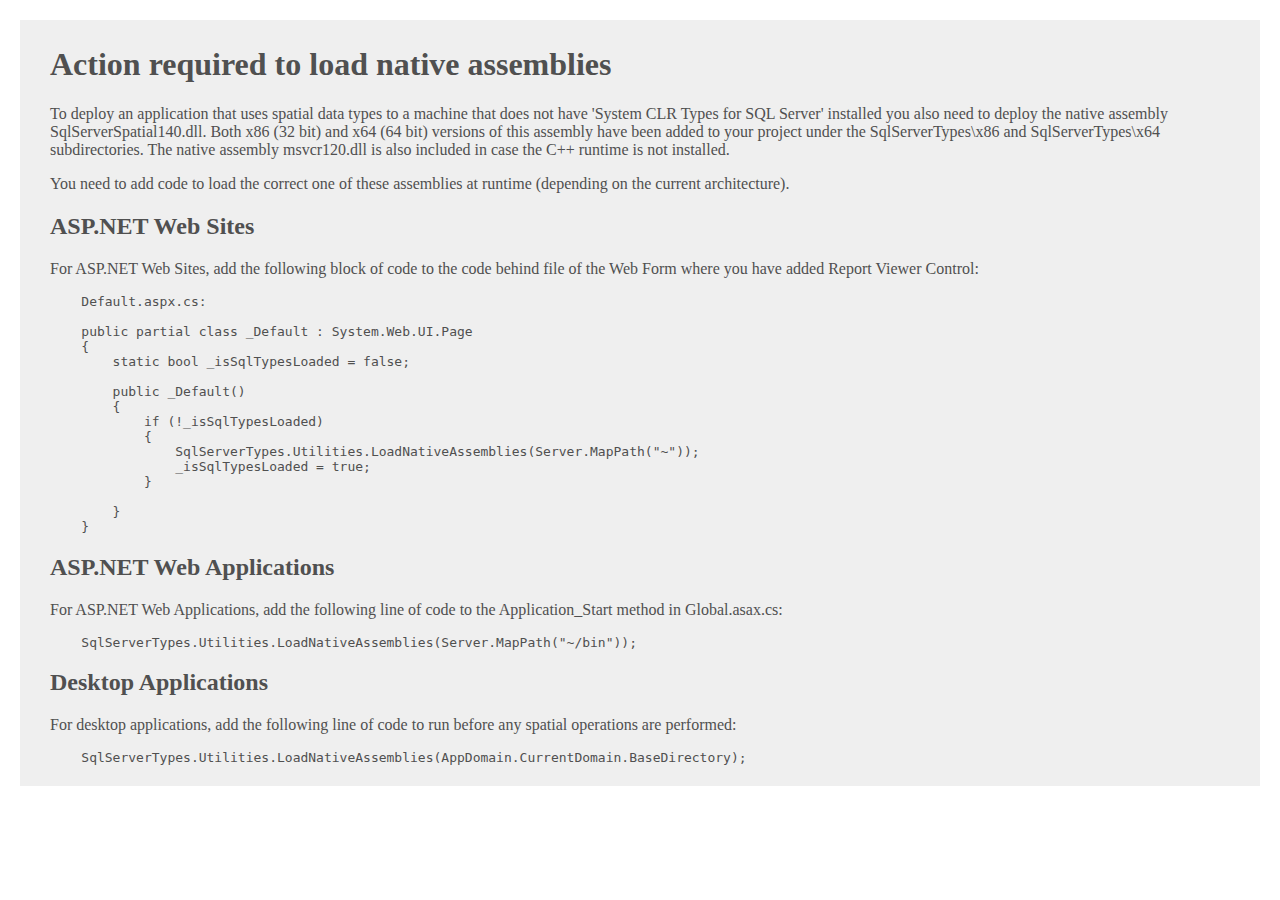
<file: SqlServerTypes/readme.htm>
﻿<html lang="en-US">
<head>
    <meta charset="utf-8" />
    <title>Microsoft.SqlServer.Types</title>
    <style>
        body {
            background: #fff;
            color: #505050;
            margin: 20px;
        }

        #main {
            background: #efefef;
            padding: 5px 30px;
        }
    </style>
</head>
<body>
    <div id="main">
        <h1>Action required to load native assemblies</h1>
        <p>
            To deploy an application that uses spatial data types to a machine that does not have 'System CLR Types for SQL Server' installed you also need to deploy the native assembly SqlServerSpatial140.dll. Both x86 (32 bit) and x64 (64 bit) versions of this assembly have been added to your project under the SqlServerTypes\x86 and SqlServerTypes\x64 subdirectories. The native assembly msvcr120.dll is also included in case the C++ runtime is not installed.
        </p>
        <p>
            You need to add code to load the correct one of these assemblies at runtime (depending on the current architecture).
        </p>
        <h2>ASP.NET Web Sites</h2>
        <p>
            For ASP.NET Web Sites, add the following block of code to the code behind file of the Web Form where you have added Report Viewer Control:
            <pre>
    Default.aspx.cs:
        
    public partial class _Default : System.Web.UI.Page
    {
        static bool _isSqlTypesLoaded = false;

        public _Default()
        {
            if (!_isSqlTypesLoaded)
            {
                SqlServerTypes.Utilities.LoadNativeAssemblies(Server.MapPath("~"));
                _isSqlTypesLoaded = true;
            }
            
        }
    }
</pre>
        </p>
        <h2>ASP.NET Web Applications</h2>
        <p>
            For ASP.NET Web Applications, add the following line of code to the Application_Start method in Global.asax.cs:
            <pre>    SqlServerTypes.Utilities.LoadNativeAssemblies(Server.MapPath("~/bin"));</pre>
        </p>
        <h2>Desktop Applications</h2>
        <p>
            For desktop applications, add the following line of code to run before any spatial operations are performed:
            <pre>    SqlServerTypes.Utilities.LoadNativeAssemblies(AppDomain.CurrentDomain.BaseDirectory);</pre>
        </p>
    </div>
</body>
</html>
</file>
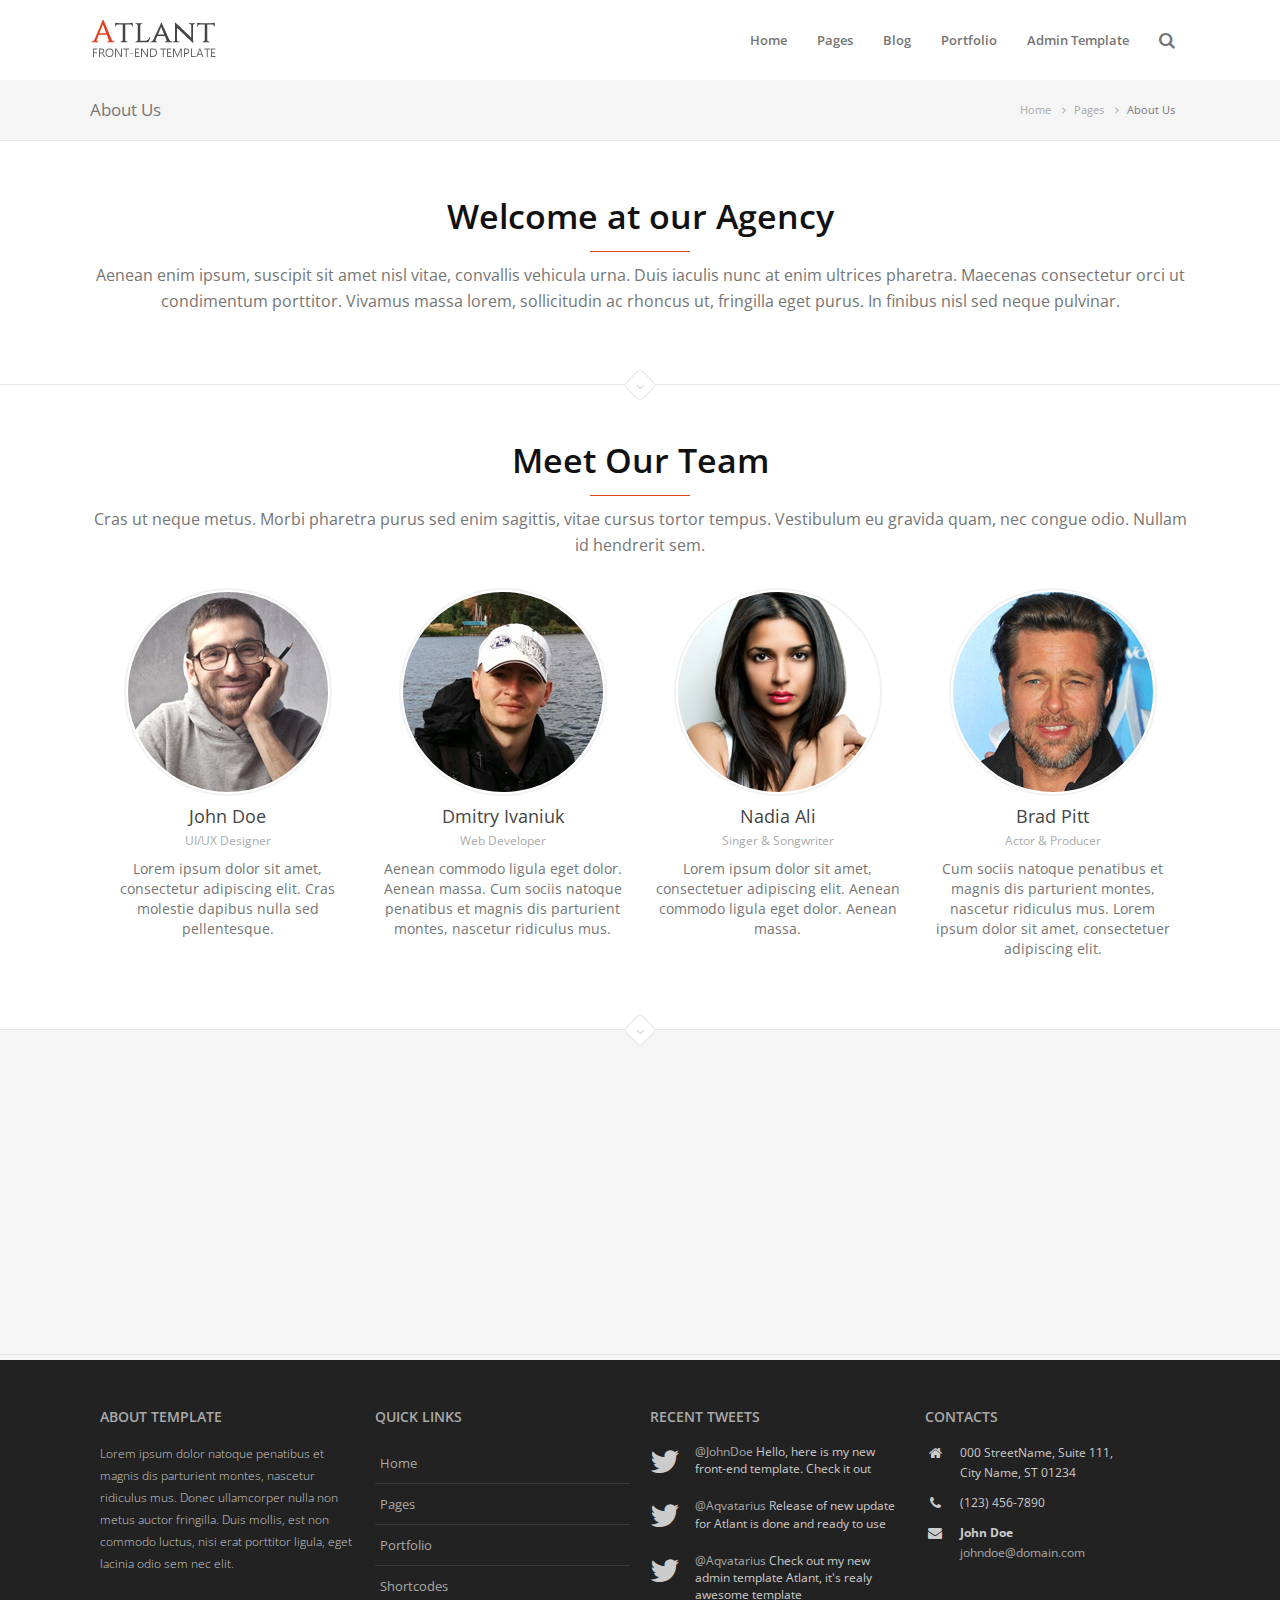
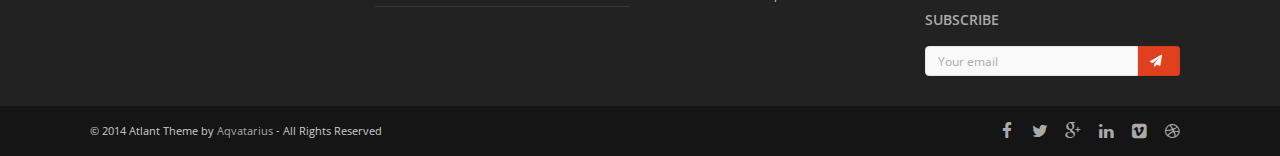
<file: Atlant/front-end/about-us.html>
<!DOCTYPE html>
<html lang="en">
    <head>
        <!-- META SECTION -->
        <title>Atlant - Front-End Template</title>
        <meta http-equiv="Content-Type" content="text/html; charset=utf-8" />
        <meta http-equiv="X-UA-Compatible" content="IE=edge" />
        <meta name="viewport" content="width=device-width, initial-scale=1" />
        <!-- END META SECTION -->
        
        <link rel="stylesheet" type="text/css" href="css/styles.css" media="screen" />
        
    </head>
    <body>
        <!-- page container -->
        <div class="page-container">
            
            <!-- page header -->
            <div class="page-header">
                
                <!-- page header holder -->
                <div class="page-header-holder">
                    
                    <!-- page logo -->
                    <div class="logo">
                        <a href="index.html">Atlant - Front-end Template</a>
                    </div>
                    <!-- ./page logo -->
                    

                    <!-- search -->
                    <div class="search">
                        <div class="search-button"><span class="fa fa-search"></span></div>
                        <div class="search-container animated fadeInDown">
                            <form action="#" method="post">
                                <div class="input-group">
                                    <input type="text" class="form-control" placeholder="Search..."/>
                                    <div class="input-group-btn">
                                        <button class="btn btn-primary"><span class="fa fa-search"></span></button>
                                    </div>
                                </div>
                            </form>
                        </div>
                    </div>
                    <!-- ./search -->

                    <!-- nav mobile bars -->
                    <div class="navigation-toggle">
                        <div class="navigation-toggle-button"><span class="fa fa-bars"></span></div>
                    </div>
                    <!-- ./nav mobile bars -->
                    
                    <!-- navigation -->
                    <ul class="navigation">
                        <li>
                            <a href="#">Home</a>
                            <ul>
                                <li><a href="index.html">With Slider</a></li>
                                <li><a href="index-default.html">Default</a></li>
                            </ul>
                        </li>
                        <li>
                            <a href="#">Pages</a>
                            <ul>
                                <li><a href="about-us.html">About Us</a></li>
                                <li><a href="contacts.html">Contacts</a></li>
                                <li><a href="pricing.html">Pricing</a></li>
                            </ul>
                        </li>
                        <li>
                            <a href="#">Blog</a>
                            <ul>
                                <li><a href="blog-grid.html">Blog Grid</a></li>
                                <li><a href="blog-post.html">Blog Post</a></li>                                
                            </ul>
                        </li>
                        <li>
                            <a href="#">Portfolio</a>
                            <ul>
                                <li><a href="portfolio-with-title.html">Portfolio With Title</a></li>
                                <li><a href="portfolio-2column.html">Portfolio 2 Column</a></li>
                                <li><a href="portfolio-3column.html">Portfolio 3 Column</a></li>
                                <li><a href="portfolio-4column.html">Portfolio 4 Column</a></li>
                            </ul>
                        </li>
                        <li><a href="../html/index.html">Admin Template</a></li>
                    </ul>
                    <!-- ./navigation -->                        

                    
                </div>
                <!-- ./page header holder -->
                
            </div>
            <!-- ./page header -->
            
            <!-- page content -->
            <div class="page-content">
                
                <!-- page content wrapper -->
                <div class="page-content-wrap bg-light">
                    <!-- page content holder -->
                    <div class="page-content-holder no-padding">
                        <!-- page title -->
                        <div class="page-title">                            
                            <h1>About Us</h1>
                            <!-- breadcrumbs -->
                            <ul class="breadcrumb">
                                <li><a href="index.html">Home</a></li>
                                <li><a href="#">Pages</a></li>
                                <li class="active">About Us</li>
                            </ul>               
                            <!-- ./breadcrumbs -->
                        </div>
                        <!-- ./page title -->
                    </div>
                    <!-- ./page content holder -->
                </div>
                <!-- ./page content wrapper -->
                
                               
                <!-- page content wrapper -->
                <div class="page-content-wrap">                    
                    <!-- page content holder -->
                    <div class="page-content-holder">
                        
                        <div class="block-heading block-heading-centralized this-animate" data-animate="fadeInDown">
                            <h2 class="heading-underline">Welcome at our Agency</h2>
                            <div class="block-heading-text">
                                Aenean enim ipsum, suscipit sit amet nisl vitae, convallis vehicula urna. Duis iaculis nunc at enim ultrices pharetra. Maecenas consectetur orci ut condimentum porttitor. Vivamus massa lorem, sollicitudin ac rhoncus ut, fringilla eget purus. In finibus nisl sed neque pulvinar.
                            </div>
                        </div>
                        
                    </div>
                    <!-- ./page content holder -->
                </div>
                <!-- ./page content wrapper -->
                

                <!-- page content wrapper -->
                <div class="page-content-wrap">
                    
                    <div class="divider"><div class="box"><span class="fa fa-angle-down"></span></div></div>                    
                    
                    <!-- page content holder -->
                    <div class="page-content-holder">                        
                        
                        <div class="block-heading block-heading-centralized this-animate" data-animate="fadeInDown">
                            <h2 class="heading-underline">Meet Our Team</h2>
                            <div class="block-heading-text">
                                Cras ut neque metus. Morbi pharetra purus sed enim sagittis, vitae cursus tortor tempus. Vestibulum eu gravida quam, nec congue odio. Nullam id hendrerit sem.
                            </div>
                        </div>
                        
                        <div class="row">
                            
                            <div class="col-md-3 col-sm-3 col-xs-3">
                                <div class="text-column text-column-centralized this-animate" data-animate="fadeIn">
                                    <div class="text-column-image">
                                        <img src="assets/img/users/user2.jpg" alt="John Doe" class="img-circle">
                                    </div>
                                    <h5>John Doe</h5>
                                    <div class="text-column-subtitle">UI/UX Designer</div>
                                    <div class="text-column-info">
                                        Lorem ipsum dolor sit amet, consectetur adipiscing elit. Cras molestie dapibus nulla sed pellentesque.
                                    </div>
                                </div>
                            </div>
                            
                            <div class="col-md-3 col-sm-3 col-xs-3">
                                <div class="text-column text-column-centralized this-animate" data-animate="fadeIn">
                                    <div class="text-column-image">
                                        <img src="assets/img/users/user.jpg" alt="Dmitry Ivaniuk" class="img-circle">
                                    </div>
                                    <h5>Dmitry Ivaniuk</h5>
                                    <div class="text-column-subtitle">Web Developer</div>
                                    <div class="text-column-info">
                                        Aenean commodo ligula eget dolor. Aenean massa. Cum sociis natoque penatibus et magnis dis parturient montes, nascetur ridiculus mus.
                                    </div>
                                </div>
                            </div>
                            
                            <div class="col-md-3 col-sm-3 col-xs-3">                  
                                <div class="text-column text-column-centralized this-animate" data-animate="fadeIn">
                                    <div class="text-column-image">
                                        <img src="assets/img/users/user3.jpg" alt="Nadia Ali" class="img-circle">
                                    </div>
                                    <h5>Nadia Ali</h5>
                                    <div class="text-column-subtitle">Singer &amp; Songwriter</div>
                                    <div class="text-column-info">
                                        Lorem ipsum dolor sit amet, consectetuer adipiscing elit. Aenean commodo ligula eget dolor. Aenean massa. 
                                    </div>
                                </div>                                
                            </div>
                            
                            <div class="col-md-3 col-sm-3 col-xs-3">                 
                                <div class="text-column text-column-centralized this-animate" data-animate="fadeIn">
                                    <div class="text-column-image">
                                        <img src="assets/img/users/user4.jpg" alt="Brad Pitt" class="img-circle">
                                    </div>
                                    <h5>Brad Pitt</h5>
                                    <div class="text-column-subtitle">Actor &amp; Producer</div>
                                    <div class="text-column-info">
                                        Cum sociis natoque penatibus et magnis dis parturient montes, nascetur ridiculus mus. Lorem ipsum dolor sit amet, consectetuer adipiscing elit.
                                    </div>
                                </div>                                
                            </div>
                            
                        </div>
                        
                    </div>
                    <!-- ./page content holder -->
                </div>                
                <!-- ./page content wrapper -->
                
                <!-- page content wrapper -->
                <div class="page-content-wrap bg-light">
                    
                    <div class="divider"><div class="box"><span class="fa fa-angle-down"></span></div></div>                    
                    
                    <!-- page content holder -->
                    <div class="page-content-holder">
                                                
                        <div class="row">
                            
                            <div class="col-md-4">                                
                                <div class="text-column text-column-centralized this-animate" data-animate="fadeInLeft">
                                    <div class="text-column-icon">
                                        <span class="fa fa-star"></span>
                                    </div>
                                    <h4>Company Mission</h4>
                                    <div class="text-column-info">
                                        Fugiat dapibus, tellus ac cursus commodo, mauris sit condim eser ntumsi nibh, uum a justo vitaes amet risus amets un. Posi sectetut amet fermntum orem ipsum quia dolor sit amet, consectetur, adipisci velit, sed quia nons.
                                    </div>
                                </div>                                
                            </div>
                            
                            <div class="col-md-4">                                
                                <div class="text-column text-column-centralized this-animate" data-animate="fadeInUp">
                                    <div class="text-column-icon">
                                        <span class="fa fa-hand-o-up"></span>
                                    </div>
                                    <h4>Our Skills</h4>
                                    <div class="text-column-info">
                                        Donec eget bibendum purus. Pellentesque risus dui, fringilla et luctus sit amet, pulvinar eget ante. Nulla a venenatis metus. Vivamus dignissim urna eget velit luctus, ut vestibulum mi dignissim. Maecenas imperdiet.
                                    </div>
                                </div>                                
                            </div>
                            
                            <div class="col-md-4">                                
                                <div class="text-column text-column-centralized this-animate" data-animate="fadeInRight">
                                    <div class="text-column-icon">
                                        <span class="fa fa-clock-o"></span>
                                    </div>
                                    <h4>Work Progress</h4>
                                    <div class="text-column-info">
                                        Morbi iaculis finibus nisi sed convallis. Sed id ex varius, suscipit orci in, rhoncus magna. Aliquam aliquam magna felis, ac euismod ligula blandit id. Praesent ac mollis enim, eget euismod ligula.
                                    </div>
                                </div>                                
                            </div>
                            
                        </div>
                    </div>
                    <!-- ./page content holder -->
                </div>
                <!-- ./page content wrapper -->
                
            </div>
            <!-- ./page content -->
            
            <!-- page footer -->
            <div class="page-footer">
                
                <!-- page footer wrap -->
                <div class="page-footer-wrap bg-dark-gray">
                    <!-- page footer holder -->
                    <div class="page-footer-holder page-footer-holder-main">
                                                
                        <div class="row">
                            
                            <!-- about -->
                            <div class="col-md-3">
                                <h3>About Template</h3>
                                <p>Lorem ipsum dolor natoque penatibus et magnis dis parturient montes, nascetur ridiculus mus. Donec ullamcorper nulla non metus auctor fringilla. Duis mollis, est non commodo luctus, nisi erat porttitor ligula, eget lacinia odio sem nec elit.</p>
                            </div>
                            <!-- ./about -->
                            
                            <!-- quick links -->
                            <div class="col-md-3">
                                <h3>Quick links</h3>
                                
                                <div class="list-links">
                                    <a href="#">Home</a>                                    
                                    <a href="#">Pages</a>
                                    <a href="#">Portfolio</a>
                                    <a href="#">Shortcodes</a>
                                </div>                                
                            </div>
                            <!-- ./quick links -->
                            
                            <!-- recent tweets -->
                            <div class="col-md-3">
                                <h3>Recent Tweets</h3>
                                
                                <div class="list-with-icon small">
                                    <div class="item">
                                        <div class="icon">
                                            <span class="fa fa-twitter"></span>
                                        </div>
                                        <div class="text">
                                            <a href="#">@JohnDoe</a> Hello, here is my new front-end template. Check it out
                                        </div>
                                    </div>
                                    <div class="item">
                                        <div class="icon">
                                            <span class="fa fa-twitter"></span>
                                        </div>
                                        <div class="text">
                                            <a href="#">@Aqvatarius</a> Release of new update for Atlant is done and ready to use
                                        </div>
                                    </div>
                                    <div class="item">
                                        <div class="icon">
                                            <span class="fa fa-twitter"></span>
                                        </div>
                                        <div class="text">
                                            <a href="#">@Aqvatarius</a> Check out my new admin template Atlant, it's realy awesome template
                                        </div>
                                    </div>
                                </div>
                                
                            </div>
                            <!-- ./recent tweets -->
                            
                            <!-- contacts -->
                            <div class="col-md-3">
                                <h3>Contacts</h3>
                                
                                <div class="footer-contacts">
                                    <div class="fc-row">
                                        <span class="fa fa-home"></span>
                                        000 StreetName, Suite 111,<br/> 
                                        City Name, ST 01234
                                    </div>
                                    <div class="fc-row">
                                        <span class="fa fa-phone"></span>
                                        (123) 456-7890
                                    </div>
                                    <div class="fc-row">
                                        <span class="fa fa-envelope"></span>
                                        <strong>John Doe</strong><br>
                                        <a href="mailto:#">johndoe@domain.com</a>
                                    </div>                                    
                                </div>
                                
                                <h3>Subscribe</h3>
                                <div class="input-group">
                                    <input type="text" class="form-control" placeholder="Your email"/>
                                    <div class="input-group-btn">
                                        <button class="btn btn-primary"><span class="fa fa-paper-plane"></span></button>
                                    </div>
                                </div>
                                
                            </div>
                            <!-- ./contacts -->
                            
                        </div>
                        
                    </div>
                    <!-- ./page footer holder -->
                </div>
                <!-- ./page footer wrap -->
                
                <!-- page footer wrap -->
                <div class="page-footer-wrap bg-darken-gray">
                    <!-- page footer holder -->
                    <div class="page-footer-holder">
                        
                        <!-- copyright -->
                        <div class="copyright">
                            &copy; 2014 Atlant Theme by <a href="#">Aqvatarius</a> - All Rights Reserved                            
                        </div>
                        <!-- ./copyright -->
                        
                        <!-- social links -->
                        <div class="social-links">
                            <a href="#"><span class="fa fa-facebook"></span></a>
                            <a href="#"><span class="fa fa-twitter"></span></a>
                            <a href="#"><span class="fa fa-google-plus"></span></a>
                            <a href="#"><span class="fa fa-linkedin"></span></a>
                            <a href="#"><span class="fa fa-vimeo-square"></span></a>
                            <a href="#"><span class="fa fa-dribbble"></span></a>
                        </div>                        
                        <!-- ./social links -->
                        
                    </div>
                    <!-- ./page footer holder -->
                </div>
                <!-- ./page footer wrap -->
                
            </div>
            <!-- ./page footer -->
            
        </div>        
        <!-- ./page container -->
        
        <!-- page scripts -->
        <script type="text/javascript" src="js/plugins/jquery/jquery.min.js"></script>
        <script type="text/javascript" src="js/plugins/bootstrap/bootstrap.min.js"></script>
        
        <script type="text/javascript" src="js/plugins/mixitup/jquery.mixitup.js"></script>
        <script type="text/javascript" src="js/plugins/appear/jquery.appear.js"></script>
        
        <script type="text/javascript" src="js/actions.js"></script>                
        <!-- ./page scripts -->
    </body>
</html>
</file>
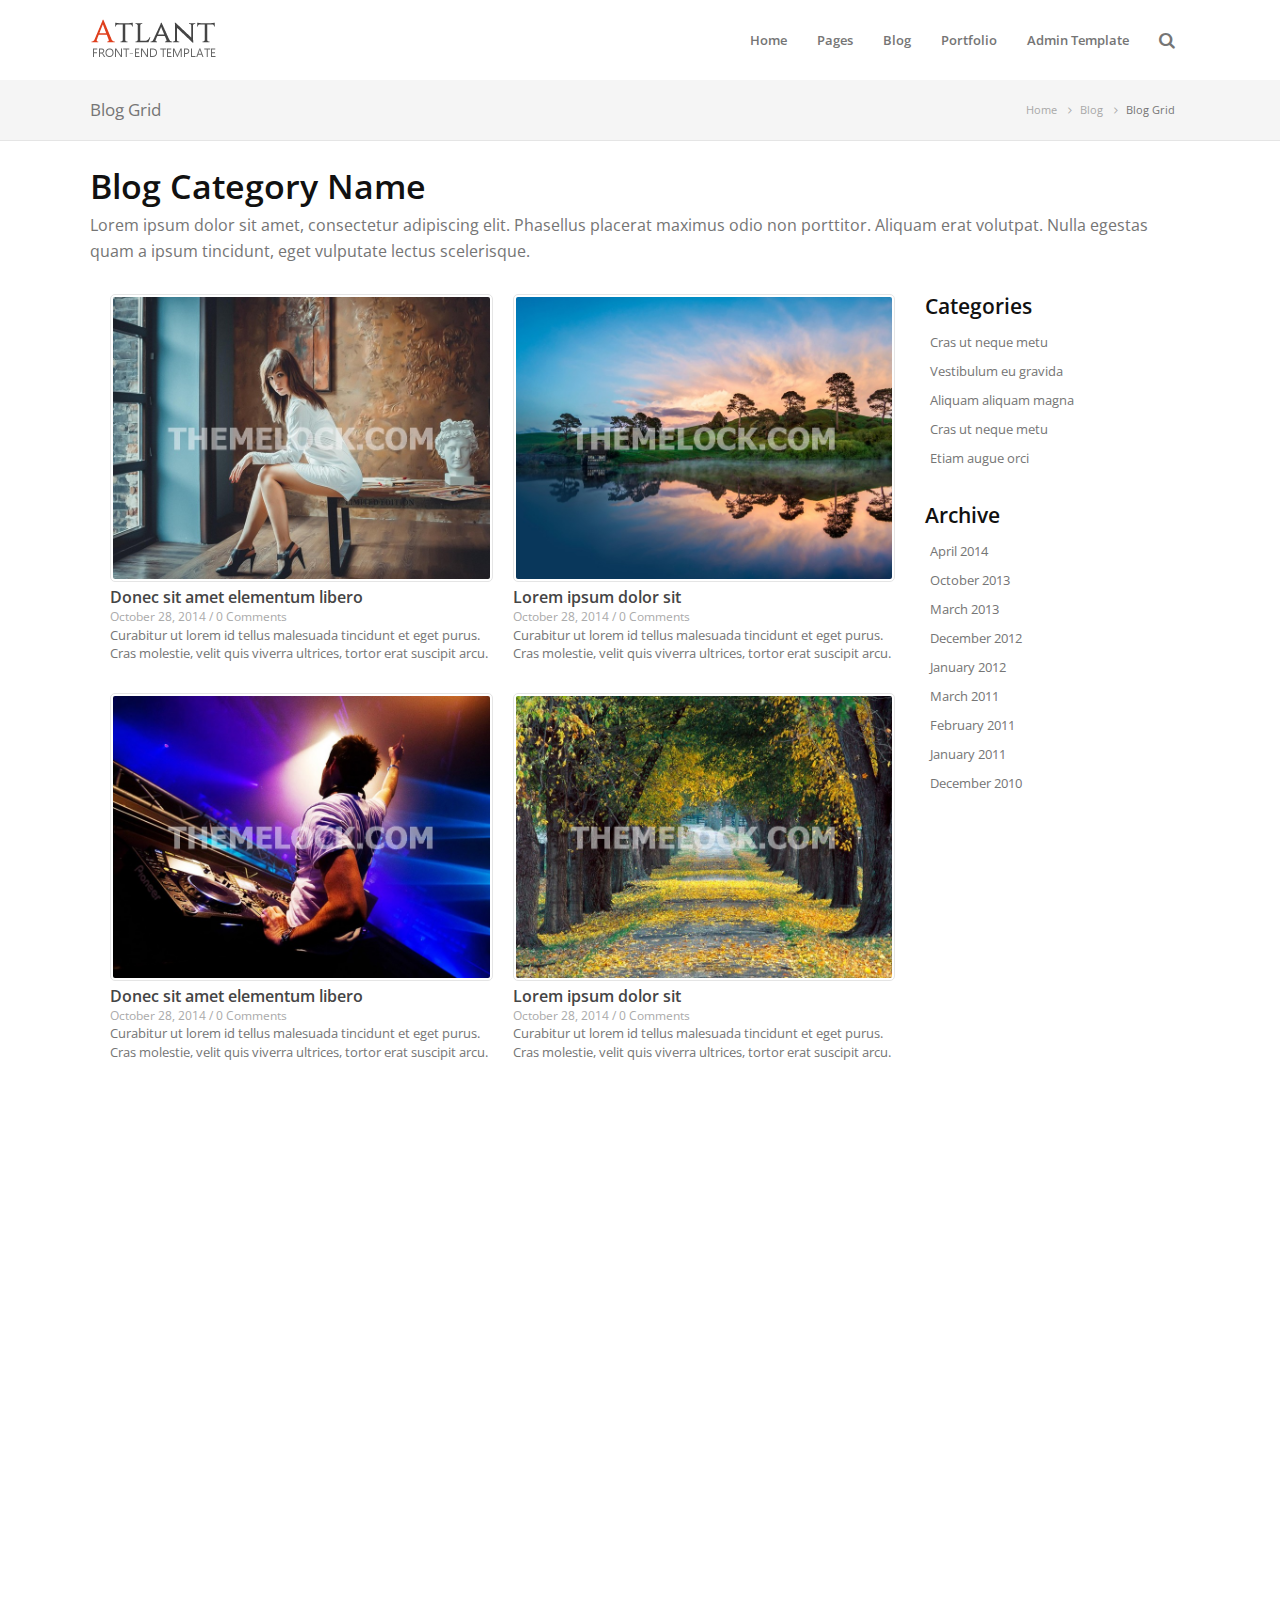
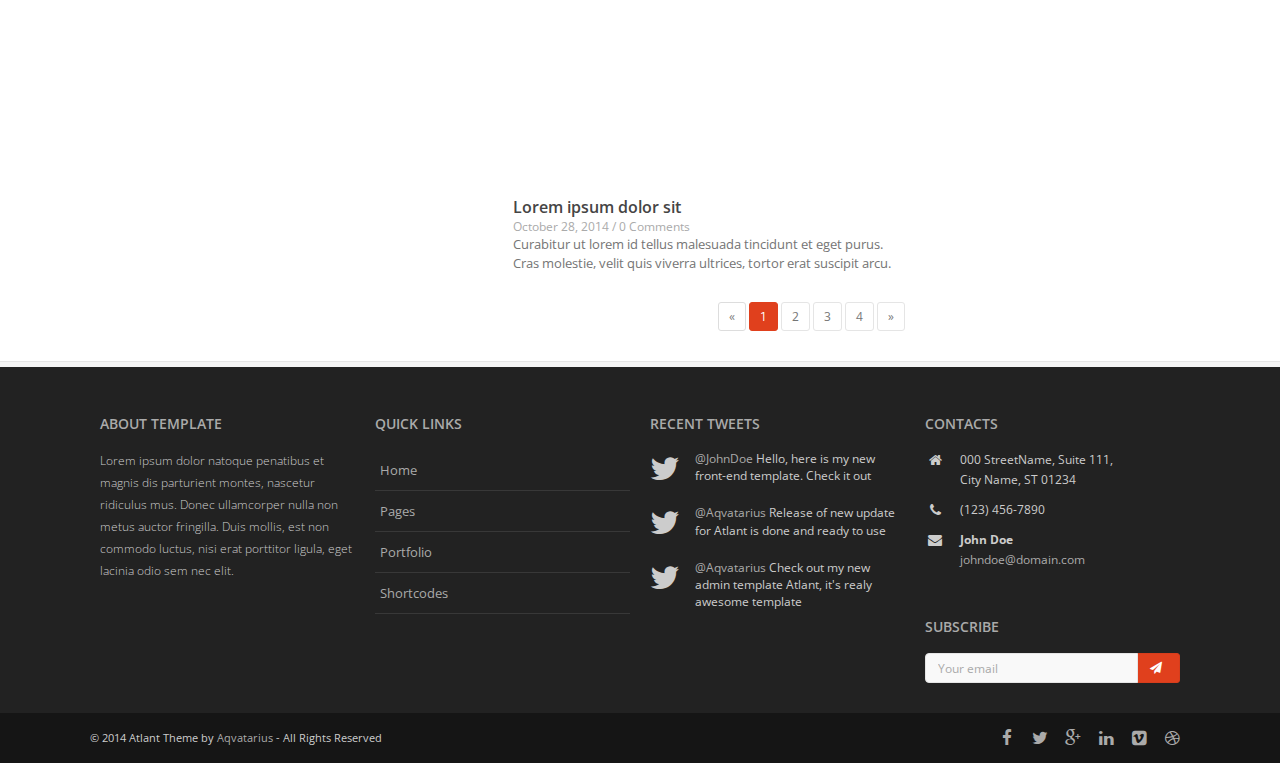
<file: Atlant/front-end/blog-grid.html>
<!DOCTYPE html>
<html lang="en">
    <head>
        <!-- META SECTION -->
        <title>Atlant - Front-End Template</title>
        <meta http-equiv="Content-Type" content="text/html; charset=utf-8" />
        <meta http-equiv="X-UA-Compatible" content="IE=edge" />
        <meta name="viewport" content="width=device-width, initial-scale=1" />
        <!-- END META SECTION -->
        
        <link rel="stylesheet" type="text/css" href="css/styles.css" media="screen" />
        
    </head>
    <body>
        <!-- page container -->
        <div class="page-container">
            
            <!-- page header -->
            <div class="page-header">
                
                <!-- page header holder -->
                <div class="page-header-holder">
                    
                    <!-- page logo -->
                    <div class="logo">
                        <a href="index.html">Atlant - Front-end Template</a>
                    </div>
                    <!-- ./page logo -->
                    

                    <!-- search -->
                    <div class="search">
                        <div class="search-button"><span class="fa fa-search"></span></div>
                        <div class="search-container animated fadeInDown">
                            <form action="#" method="post">
                                <div class="input-group">
                                    <input type="text" class="form-control" placeholder="Search..."/>
                                    <div class="input-group-btn">
                                        <button class="btn btn-primary"><span class="fa fa-search"></span></button>
                                    </div>
                                </div>
                            </form>
                        </div>
                    </div>
                    <!-- ./search -->

                    <!-- nav mobile bars -->
                    <div class="navigation-toggle">
                        <div class="navigation-toggle-button"><span class="fa fa-bars"></span></div>
                    </div>
                    <!-- ./nav mobile bars -->
                    
                    <!-- navigation -->
                    <ul class="navigation">
                        <li>
                            <a href="#">Home</a>
                            <ul>
                                <li><a href="index.html">With Slider</a></li>
                                <li><a href="index-default.html">Default</a></li>
                            </ul>
                        </li>
                        <li>
                            <a href="#">Pages</a>
                            <ul>
                                <li><a href="about-us.html">About Us</a></li>
                                <li><a href="contacts.html">Contacts</a></li>
                                <li><a href="pricing.html">Pricing</a></li>
                            </ul>
                        </li>
                        <li>
                            <a href="#">Blog</a>
                            <ul>
                                <li><a href="blog-grid.html">Blog Grid</a></li>
                                <li><a href="blog-post.html">Blog Post</a></li>                                
                            </ul>
                        </li>
                        <li>
                            <a href="#">Portfolio</a>
                            <ul>
                                <li><a href="portfolio-with-title.html">Portfolio With Title</a></li>
                                <li><a href="portfolio-2column.html">Portfolio 2 Column</a></li>
                                <li><a href="portfolio-3column.html">Portfolio 3 Column</a></li>
                                <li><a href="portfolio-4column.html">Portfolio 4 Column</a></li>
                            </ul>
                        </li>
                        <li><a href="../html/index.html">Admin Template</a></li>
                    </ul>
                    <!-- ./navigation -->                        

                    
                </div>
                <!-- ./page header holder -->
                
            </div>
            <!-- ./page header -->
            
            <!-- page content -->
            <div class="page-content">
                
                <!-- page content wrapper -->
                <div class="page-content-wrap bg-light">
                    <!-- page content holder -->
                    <div class="page-content-holder no-padding">
                        <!-- page title -->
                        <div class="page-title">                            
                            <h1>Blog Grid</h1>
                            <!-- breadcrumbs -->
                            <ul class="breadcrumb">
                                <li><a href="index.html">Home</a></li>
                                <li><a href="#">Blog</a></li>
                                <li class="active">Blog Grid</li>
                            </ul>               
                            <!-- ./breadcrumbs -->
                        </div>
                        <!-- ./page title -->
                    </div>
                    <!-- ./page content holder -->
                </div>
                <!-- ./page content wrapper -->
                
                               
                <!-- page content wrapper -->
                <div class="page-content-wrap">                    
                    <!-- page content holder -->
                    <div class="page-content-holder padding-v-30">
                        
                        <div class="block-heading this-animate" data-animate="fadeInLeft">
                            <h2>Blog Category Name</h2>
                            <div class="block-heading-text">
                                Lorem ipsum dolor sit amet, consectetur adipiscing elit. Phasellus placerat maximus odio non porttitor. Aliquam erat volutpat. Nulla egestas quam a ipsum tincidunt, eget vulputate lectus scelerisque.
                            </div>
                        </div>  
                        
                        <div class="row">                        
                            <div class="col-md-9">
                                
                                <div class="row">
                                    <div class="col-md-6">
                                        
                                        <div class="blog-item this-animate" data-animate="fadeInUp">
                                            <div class="blog-media">
                                                <img src="assets/img/gallery/girls-1.jpg" class="img-responsive"/>
                                            </div>
                                            <div class="blog-data">
                                                <h5><a href="blog-post.html">Donec sit amet elementum libero</a></h5>
                                                <span class="blog-date">October 28, 2014 / 0 Comments</span>
                                                <p>Curabitur ut lorem id tellus malesuada tincidunt et eget purus. Cras molestie, velit quis viverra ultrices, tortor erat suscipit arcu.</p>
                                            </div>
                                        </div>
                                        
                                    </div>
                                    <div class="col-md-6">
                                        
                                        <div class="blog-item this-animate" data-animate="fadeInUp">
                                            <div class="blog-media">
                                                <img src="assets/img/gallery/nature-1.jpg" class="img-responsive"/>
                                            </div>
                                            <div class="blog-data">
                                                <h5><a href="blog-post.html">Lorem ipsum dolor sit</a></h5>
                                                <span class="blog-date">October 28, 2014 / 0 Comments</span>
                                                <p>Curabitur ut lorem id tellus malesuada tincidunt et eget purus. Cras molestie, velit quis viverra ultrices, tortor erat suscipit arcu.</p>
                                            </div>
                                        </div>
                                        
                                    </div>
                                    <div class="col-md-6">
                                        
                                        <div class="blog-item this-animate" data-animate="fadeInUp">
                                            <div class="blog-media">
                                                <img src="assets/img/gallery/music-2.jpg" class="img-responsive"/>
                                            </div>
                                            <div class="blog-data">
                                                <h5><a href="blog-post.html">Donec sit amet elementum libero</a></h5>
                                                <span class="blog-date">October 28, 2014 / 0 Comments</span>
                                                <p>Curabitur ut lorem id tellus malesuada tincidunt et eget purus. Cras molestie, velit quis viverra ultrices, tortor erat suscipit arcu.</p>
                                            </div>
                                        </div>
                                        
                                    </div>
                                    <div class="col-md-6">
                                        
                                        <div class="blog-item this-animate" data-animate="fadeInUp">
                                            <div class="blog-media">
                                                <img src="assets/img/gallery/nature-2.jpg" class="img-responsive"/>
                                            </div>
                                            <div class="blog-data">
                                                <h5><a href="blog-post.html">Lorem ipsum dolor sit</a></h5>
                                                <span class="blog-date">October 28, 2014 / 0 Comments</span>
                                                <p>Curabitur ut lorem id tellus malesuada tincidunt et eget purus. Cras molestie, velit quis viverra ultrices, tortor erat suscipit arcu.</p>
                                            </div>
                                        </div>
                                        
                                    </div>
                                    <div class="col-md-6">
                                        
                                        <div class="blog-item this-animate" data-animate="fadeInUp">
                                            <div class="blog-media">
                                                <img src="assets/img/gallery/girls-2.jpg" class="img-responsive"/>
                                            </div>
                                            <div class="blog-data">
                                                <h5><a href="blog-post.html">Donec sit amet elementum libero</a></h5>
                                                <span class="blog-date">October 28, 2014 / 0 Comments</span>
                                                <p>Curabitur ut lorem id tellus malesuada tincidunt et eget purus. Cras molestie, velit quis viverra ultrices, tortor erat suscipit arcu.</p>
                                            </div>
                                        </div>
                                        
                                    </div>
                                    <div class="col-md-6">
                                        
                                        <div class="blog-item this-animate" data-animate="fadeInUp">
                                            <div class="blog-media">
                                                <img src="assets/img/gallery/nature-3.jpg" class="img-responsive"/>
                                            </div>
                                            <div class="blog-data">
                                                <h5><a href="blog-post.html">Lorem ipsum dolor sit</a></h5>
                                                <span class="blog-date">October 28, 2014 / 0 Comments</span>
                                                <p>Curabitur ut lorem id tellus malesuada tincidunt et eget purus. Cras molestie, velit quis viverra ultrices, tortor erat suscipit arcu.</p>
                                            </div>
                                        </div>
                                        
                                    </div>
                                    <div class="col-md-6">
                                        
                                        <div class="blog-item this-animate" data-animate="fadeInUp">
                                            <div class="blog-media">
                                                <img src="assets/img/gallery/music-3.jpg" class="img-responsive"/>
                                            </div>
                                            <div class="blog-data">
                                                <h5><a href="blog-post.html">Donec sit amet elementum libero</a></h5>
                                                <span class="blog-date">October 28, 2014 / 0 Comments</span>
                                                <p>Curabitur ut lorem id tellus malesuada tincidunt et eget purus. Cras molestie, velit quis viverra ultrices, tortor erat suscipit arcu.</p>
                                            </div>
                                        </div>
                                        
                                    </div>
                                    <div class="col-md-6">
                                        
                                        <div class="blog-item">
                                            <div class="blog-item this-animate" data-animate="fadeInUp">
                                                <img src="assets/img/gallery/nature-4.jpg" class="img-responsive"/>
                                            </div>
                                            <div class="blog-data">
                                                <h5><a href="blog-post.html">Lorem ipsum dolor sit</a></h5>
                                                <span class="blog-date">October 28, 2014 / 0 Comments</span>
                                                <p>Curabitur ut lorem id tellus malesuada tincidunt et eget purus. Cras molestie, velit quis viverra ultrices, tortor erat suscipit arcu.</p>
                                            </div>
                                        </div>
                                        
                                    </div>
                                </div>
                                
                                <ul class="pagination pagination-sm pull-right">
                                    <li class="disabled"><a href="#">«</a></li>
                                    <li class="active"><a href="#">1</a></li>
                                    <li><a href="#">2</a></li>
                                    <li><a href="#">3</a></li>
                                    <li><a href="#">4</a></li>                                    
                                    <li><a href="#">»</a></li>
                                </ul>
                                
                            </div>
                            <div class="col-md-3">
                                
                                <div class="text-column this-animate" data-animate="fadeInRight">                                    
                                    <h4>Categories</h4>
                                    <div class="list-links">                                        
                                        <a href="#">Cras ut neque metu</a>
                                        <a href="#">Vestibulum eu gravida</a>
                                        <a href="#">Aliquam aliquam magna</a>
                                        <a href="#">Cras ut neque metu</a>
                                        <a href="#">Etiam augue orci</a>                                                                                                                                
                                    </div>
                                </div>
                                
                                <div class="text-column this-animate" data-animate="fadeInRight">                                    
                                    <h4>Archive</h4>
                                    <div class="list-links">                                        
                                        <a href="#">April 2014</a>
                                        <a href="#">October 2013</a>
                                        <a href="#">March 2013</a>
                                        <a href="#">December 2012</a>
                                        <a href="#">January 2012</a>
                                        <a href="#">March 2011</a>
                                        <a href="#">February 2011</a>
                                        <a href="#">January 2011</a>
                                        <a href="#">December 2010</a>                                                                                                                             
                                    </div>
                                </div>
                                
                            </div>
                        </div>
                        
                    </div>
                    <!-- ./page content holder -->
                </div>
                <!-- ./page content wrapper -->
                                
            </div>
            <!-- ./page content -->
            
            <!-- page footer -->
            <div class="page-footer">
                
                <!-- page footer wrap -->
                <div class="page-footer-wrap bg-dark-gray">
                    <!-- page footer holder -->
                    <div class="page-footer-holder page-footer-holder-main">
                                                
                        <div class="row">
                            
                            <!-- about -->
                            <div class="col-md-3">
                                <h3>About Template</h3>
                                <p>Lorem ipsum dolor natoque penatibus et magnis dis parturient montes, nascetur ridiculus mus. Donec ullamcorper nulla non metus auctor fringilla. Duis mollis, est non commodo luctus, nisi erat porttitor ligula, eget lacinia odio sem nec elit.</p>
                            </div>
                            <!-- ./about -->
                            
                            <!-- quick links -->
                            <div class="col-md-3">
                                <h3>Quick links</h3>
                                
                                <div class="list-links">
                                    <a href="#">Home</a>                                    
                                    <a href="#">Pages</a>
                                    <a href="#">Portfolio</a>
                                    <a href="#">Shortcodes</a>
                                </div>                                
                            </div>
                            <!-- ./quick links -->
                            
                            <!-- recent tweets -->
                            <div class="col-md-3">
                                <h3>Recent Tweets</h3>
                                
                                <div class="list-with-icon small">
                                    <div class="item">
                                        <div class="icon">
                                            <span class="fa fa-twitter"></span>
                                        </div>
                                        <div class="text">
                                            <a href="#">@JohnDoe</a> Hello, here is my new front-end template. Check it out
                                        </div>
                                    </div>
                                    <div class="item">
                                        <div class="icon">
                                            <span class="fa fa-twitter"></span>
                                        </div>
                                        <div class="text">
                                            <a href="#">@Aqvatarius</a> Release of new update for Atlant is done and ready to use
                                        </div>
                                    </div>
                                    <div class="item">
                                        <div class="icon">
                                            <span class="fa fa-twitter"></span>
                                        </div>
                                        <div class="text">
                                            <a href="#">@Aqvatarius</a> Check out my new admin template Atlant, it's realy awesome template
                                        </div>
                                    </div>
                                </div>
                                
                            </div>
                            <!-- ./recent tweets -->
                            
                            <!-- contacts -->
                            <div class="col-md-3">
                                <h3>Contacts</h3>
                                
                                <div class="footer-contacts">
                                    <div class="fc-row">
                                        <span class="fa fa-home"></span>
                                        000 StreetName, Suite 111,<br/> 
                                        City Name, ST 01234
                                    </div>
                                    <div class="fc-row">
                                        <span class="fa fa-phone"></span>
                                        (123) 456-7890
                                    </div>
                                    <div class="fc-row">
                                        <span class="fa fa-envelope"></span>
                                        <strong>John Doe</strong><br>
                                        <a href="mailto:#">johndoe@domain.com</a>
                                    </div>                                    
                                </div>
                                
                                <h3>Subscribe</h3>
                                <div class="input-group">
                                    <input type="text" class="form-control" placeholder="Your email"/>
                                    <div class="input-group-btn">
                                        <button class="btn btn-primary"><span class="fa fa-paper-plane"></span></button>
                                    </div>
                                </div>
                                
                            </div>
                            <!-- ./contacts -->
                            
                        </div>
                        
                    </div>
                    <!-- ./page footer holder -->
                </div>
                <!-- ./page footer wrap -->
                
                <!-- page footer wrap -->
                <div class="page-footer-wrap bg-darken-gray">
                    <!-- page footer holder -->
                    <div class="page-footer-holder">
                        
                        <!-- copyright -->
                        <div class="copyright">
                            &copy; 2014 Atlant Theme by <a href="#">Aqvatarius</a> - All Rights Reserved                            
                        </div>
                        <!-- ./copyright -->
                        
                        <!-- social links -->
                        <div class="social-links">
                            <a href="#"><span class="fa fa-facebook"></span></a>
                            <a href="#"><span class="fa fa-twitter"></span></a>
                            <a href="#"><span class="fa fa-google-plus"></span></a>
                            <a href="#"><span class="fa fa-linkedin"></span></a>
                            <a href="#"><span class="fa fa-vimeo-square"></span></a>
                            <a href="#"><span class="fa fa-dribbble"></span></a>
                        </div>                        
                        <!-- ./social links -->
                        
                    </div>
                    <!-- ./page footer holder -->
                </div>
                <!-- ./page footer wrap -->
                
            </div>
            <!-- ./page footer -->
            
        </div>        
        <!-- ./page container -->
        
        <!-- page scripts -->
        <script type="text/javascript" src="js/plugins/jquery/jquery.min.js"></script>
        <script type="text/javascript" src="js/plugins/bootstrap/bootstrap.min.js"></script>
        
        <script type="text/javascript" src="js/plugins/mixitup/jquery.mixitup.js"></script>
        <script type="text/javascript" src="js/plugins/appear/jquery.appear.js"></script>
        
        <script type="text/javascript" src="js/actions.js"></script>                
        <!-- ./page scripts -->
    </body>
</html>
</file>
<file: Atlant/html/css/theme-default.css>
@charset "UTF-8";

@import url(http://fonts.googleapis.com/css?family=Open+Sans:300italic,400italic,600italic,700italic,400,300,500,600,700&subset=latin,latin-ext);
@import "jquery/jquery-ui.min.css";
@import "bootstrap/bootstrap.min.css";
@import "fontawesome/font-awesome.min.css";
@import "summernote/summernote.css";
@import "codemirror/codemirror.css";
@import "nvd3/nv.d3.css";
@import "mcustomscrollbar/jquery.mCustomScrollbar.css";
@import "fullcalendar/fullcalendar.css";
@import "blueimp/blueimp-gallery.min.css";
@import "rickshaw/rickshaw.css";
@import "dropzone/dropzone.css";
@import "animate/animate.min.css";

/* PREDEFINED CLASSES */
.clearfix {
  zoom: 1;
}
.clearfix:before,
.clearfix:after {
  content: "";
  display: table;
}
.clearfix:after {
  clear: both;
}
.background-colorful {
  background: linear-gradient(left, #b64645 0%, #fea223 50%, #95b75d 100%);
  background: -o-linear-gradient(left, #b64645 0%, #fea223 50%, #95b75d 100%);
  background: -moz-linear-gradient(left, #b64645 0%, #fea223 50%, #95b75d 100%);
  background: -webkit-linear-gradient(left, #b64645 0%, #fea223 50%, #95b75d 100%);
  background: -ms-linear-gradient(left, #b64645 0%, #fea223 50%, #95b75d 100%);
  background: -webkit-gradient(linear, left top, right top, color-stop(0, #b64645), color-stop(0.5, #fea223), color-stop(1, #95b75d));
}
/* EOF PREDEFINED CLASSES */
html * {
  outline: none !important;
}
html,
body {
  min-height: 100%;
  padding: 0px;
  margin: 0px;
  background: #f5f5f5 url('../img/bg.png') left top repeat;
  position: relative;
  font-family: 'Open Sans', sans-serif;
  font-size: 12px;
  color: #656d78;
  overflow-x: hidden;
}
.body-full-height {
  height: 100%;
}
.body-full-height body {
  height: 100%;
}
.row {
  margin-left: 0px;
  margin-right: 0px;
}
.row [class^='col-xs-'],
.row [class^='col-sm-'],
.row [class^='col-md-'],
.row [class^='col-lg-'] {
  min-height: 1px;
  padding-left: 10px;
  padding-right: 10px;
}
.row.stacked [class^='col-xs-'],
.row.stacked [class^='col-sm-'],
.row.stacked [class^='col-md-'],
.row.stacked [class^='col-lg-'] {
  padding-left: 0px;
  padding-right: 0px;
}
/* PAGE CONTAINER */
.page-container {
  width: 100%;
  float: left;
  min-height: 100%;
  position: relative;
  background: #33414e;
  /* SIDEBAR */
  /* END SIDEBAR */
  /* CONTENT */
  /* END CONTENT */
  /* RTL CONTENT MODE */
  /* END RTL CONTENT MODE */
}
.page-container .page-sidebar {
  width: 220px;
  float: left;
  position: relative;
  z-index: 3;
}
.page-container .page-sidebar.page-sidebar-fixed {
  position: fixed;
}
.page-container.page-container-wide .page-sidebar {
  width: 50px;
}
.page-container .page-content {
  min-height: 100%;
  margin-left: 220px;
  background: #f5f5f5 url('../img/bg.png') left top repeat;
  position: relative;
  zoom: 1;
}
.page-container .page-content:before,
.page-container .page-content:after {
  content: "";
  display: table;
}
.page-container .page-content:after {
  clear: both;
}
.page-container .page-content .content-frame {
  float: left;
  width: 100%;
  position: relative;
  background: #f5f5f5 url('../img/bg.png') left top repeat;
}
.page-container .page-content .content-frame .content-frame-top {
  float: left;
  width: 100%;
  line-height: 30px;
  padding: 13px 15px 15px;
  background: rgba(0, 0, 0, 0.02);
  border-bottom: 1px solid #DDD;
  border-top: 1px solid #DDD;
}
.page-container .page-content .content-frame .content-frame-top .page-title {
  padding: 0px;
  width: auto;
}
.page-container .page-content .content-frame .content-frame-top .page-title h2 {
  margin-bottom: 0px;
  font-size: 22px;
}
.page-container .page-content .content-frame .content-frame-left {
  float: left;
  width: 300px;
  padding: 10px;
  min-height: 100%;
  background: rgba(0, 0, 0, 0.02);
  border-right: 1px solid #DDD;
}
.page-container .page-content .content-frame .content-frame-left.padding-0 {
  padding: 0px;
}
.page-container .page-content .content-frame .content-frame-left .block {
  padding: 0px;
  margin-bottom: 20px;
}
.page-container .page-content .content-frame .content-frame-left h4 {
  margin-top: 10px;
}
.page-container .page-content .content-frame .content-frame-left > .form-group {
  margin-bottom: 20px;
}
.page-container .page-content .content-frame .content-frame-right {
  float: right;
  width: 300px;
  padding: 10px;
  min-height: 100%;
  background: rgba(0, 0, 0, 0.02);
  border-left: 1px solid #DDD;
}
.page-container .page-content .content-frame .content-frame-right.padding-0 {
  padding: 0px;
}
.page-container .page-content .content-frame .content-frame-right.padding-0 .block {
  padding: 10px;
}
.page-container .page-content .content-frame .content-frame-right h4 {
  margin-top: 10px;
}
.page-container .page-content .content-frame .content-frame-right .block {
  padding: 0px;
  margin-bottom: 20px;
}
.page-container .page-content .content-frame .content-frame-right > .form-group {
  margin-bottom: 20px;
}
.page-container .page-content .content-frame .content-frame-body {
  padding: 70px 10px 10px 10px;
  margin-left: 300px;
}
.page-container .page-content .content-frame .content-frame-body.content-frame-body-left {
  margin-left: 0px;
  margin-right: 300px;
}
.page-container .page-content .content-frame .content-frame-left-toggle,
.page-container .page-content .content-frame .content-frame-right-toggle {
  display: none;
  margin-left: 5px;
}
.page-container .page-content .page-content-wrap {
  float: left;
  width: 100%;
}
.page-container.page-container-wide .page-content {
  margin-left: 50px;
  -webkit-transition: all 200ms ease;
  -moz-transition: all 200ms ease;
  -ms-transition: all 200ms ease;
  -o-transition: all 200ms ease;
  transition: all 200ms ease;
}
.page-container.page-navigation-toggled .page-content {
  margin-left: 50px;
}
.page-container.page-mode-rtl .page-sidebar {
  float: right;
}
.page-container.page-mode-rtl .page-sidebar.page-sidebar-fixed {
  right: 0px;
}
.page-container.page-mode-rtl .page-content {
  margin-left: 0px;
  margin-right: 220px;
}
.page-container.page-mode-rtl.page-container-wide .page-content {
  margin-right: 50px;
}
.page-container.page-navigation-top .page-content {
  margin-left: 0px;
}
.page-container.page-navigation-top-fixed .x-navigation.x-navigation-horizontal {
  position: fixed;
  padding-right: 220px;
  top: 0px;
}
.page-container.page-navigation-top-fixed .page-content {
  padding-top: 50px;
}
.page-container.page-navigation-top-fixed.page-navigation-toggled .x-navigation.x-navigation-horizontal {
  padding-right: 50px;
}
body.page-container-boxed {
  background: url("../img/backgrounds/wall_1.jpg") left top no-repeat fixed;
  padding: 20px 0px;
}
body.page-container-boxed .page-container {
  width: 1200px;
  float: none;
  margin: 0px auto;
  -moz-box-shadow: 1px 1px 2px 0px rgba(0, 0, 0, 0.2);
  -webkit-box-shadow: 1px 1px 2px 0px rgba(0, 0, 0, 0.2);
  box-shadow: 1px 1px 2px 0px rgba(0, 0, 0, 0.2);
  -moz-border-radius: 5px;
  -webkit-border-radius: 5px;
  border-radius: 5px;
}
/* END PAGE CONTAINER */
/* NAVIGATION */
.x-navigation,
.x-navigation ul {
  width: 100%;
  padding: 0px;
  margin: 0px;
  float: left;
  list-style: none;
  display: block;
  z-index: 3;
}
.x-navigation {
  background: #33414e;
  /* NAV LIST ELEMENT */
  /* END NAV LIST ELEMENT */
  /* NAV LIST FIRST ELEMENT */
  /* END NAV LIST FIRST ELEMENT */
  /* NAV HORIZONTAL MODE */
  /* END NAV HORIZONTAL MODE */
  /* NAV MINIMIZED MODE */
  /* END NAV MINIMIZED MODE */
  /* X-NAVIIGATION CUSTOM */
  /* END X-NAVIGATION CUSTOM */
  /* NAV SEARCH */
  /* END NAV SEARCH */
  /* NAV INFORMER */
  /* END NAV INFORMER */
}
.x-navigation li {
  float: left;
  display: block;
  width: 100%;
  padding: 0px;
  margin: 0px;
  position: relative;
}
.x-navigation li > a {
  display: block;
  float: left;
  width: 100%;
  line-height: 19px;
  color: #ffffff;
  font-size: 13px;
  font-weight: 400;
  padding: 15px 10px 15px 15px;
  text-decoration: none;
  border-bottom: 1px solid #2f3c48;
  vertical-align: text-bottom;
}
.x-navigation li > a .fa,
.x-navigation li > a .glyphicon {
  color: #ffffff;
  text-align: center;
  width: 20px;
  font-size: 14px;
  margin-right: 10px;
  vertical-align: baseline;
  -webkit-transition: color 200ms ease;
  -moz-transition: color 200ms ease;
  -ms-transition: color 200ms ease;
  -o-transition: color 200ms ease;
  transition: color 200ms ease;
}
.x-navigation li > a:hover {
  background: #3d4e5d;
  -webkit-transition: all 200ms ease;
  -moz-transition: all 200ms ease;
  -ms-transition: all 200ms ease;
  -o-transition: all 200ms ease;
  transition: all 200ms ease;
}
.x-navigation li > a:hover .fa,
.x-navigation li > a:hover .glyphicon {
  color: #ffd559;
}
.x-navigation li > ul {
  background: #273541;
  max-height: 0px;
  -webkit-transition: all 200ms ease;
  -moz-transition: all 200ms ease;
  -ms-transition: all 200ms ease;
  -o-transition: all 200ms ease;
  transition: all 200ms ease;
  overflow: hidden;
}
.x-navigation li > ul li > a {
  color: #cccccc;
  font-size: 12px;
  line-height: 19px;
  font-weight: 400;
  padding: 12px 10px;
  border-bottom-color: #23303b;
}
.x-navigation li > ul li > a:hover {
  background: #23303b;
  color: #ffffff;
}
.x-navigation li > ul li.active > a {
  background: #23303b;
  color: #ffffff;
}
.x-navigation li.xn-openable:before {
  position: absolute;
  font-family: "FontAwesome";
  content: "\f107";
  font-size: 14px;
  width: 20px;
  height: 20px;
  color: #ffffff;
  right: 0px;
  top: 12px;
  cursor: pointer;
}
.x-navigation li.active.xn-openable:before {
  content: "\f106";
}
.x-navigation li.active > a {
  background: #3d4e5d;
  -webkit-transition: all 200ms ease;
  -moz-transition: all 200ms ease;
  -ms-transition: all 200ms ease;
  -o-transition: all 200ms ease;
  transition: all 200ms ease;
}
.x-navigation li.active > a .fa,
.x-navigation li.active > a .glyphicon {
  color: #ffd559;
}
.x-navigation li.active > ul {
  max-height: 1200px;
}
.x-navigation li.xn-title {
  padding: 20px 10px 10px;
  line-height: 20px;
  font-weight: 300;
  font-size: 13px;
  color: #999;
  border-bottom: 1px solid #2f3c48;
}
.x-navigation > li.xn-openable:before {
  top: 15px;
}
.x-navigation > li > ul > li > a {
  padding-left: 25px;
}
.x-navigation > li > ul > li > a:hover {
  padding-left: 30px;
}
.x-navigation > li > ul > li.active > a {
  padding-left: 30px;
}
.x-navigation > li > ul > li > ul > li > a {
  padding-left: 40px;
}
.x-navigation > li > ul > li > ul > li > a:hover {
  padding-left: 45px;
}
.x-navigation > li > ul > li > ul > li.active > a {
  padding-left: 45px;
}
.x-navigation > li > ul > li > ul > li > ul > li > a {
  padding-left: 50px;
}
.x-navigation > li > ul > li > ul > li > ul > li > a:hover {
  padding-left: 55px;
}
.x-navigation > li > ul > li > ul > li > ul > li.active > a {
  padding-left: 55px;
}
.x-navigation > li > ul > li > ul > li > ul > li > ul > li > a {
  padding-left: 60px;
}
.x-navigation > li > ul > li > ul > li > ul > li > ul > li > a:hover {
  padding-left: 65px;
}
.x-navigation > li > ul > li > ul > li > ul > li > ul > li.active > a {
  padding-left: 65px;
}
.x-navigation > li:last-child > a {
  -moz-border-radius: 0px 0px 0px 5px;
  -webkit-border-radius: 0px 0px 0px 5px;
  border-radius: 0px 0px 0px 5px;
  border-bottom: 0px;
}
.x-navigation.x-navigation-horizontal {
  height: 50px;
  background: #33414e;
}
.x-navigation.x-navigation-horizontal .xn-logo a {
  border-bottom: 0px;
  width: 200px;
}
.x-navigation.x-navigation-horizontal > li.xn-openable:before {
  display: none;
}
.x-navigation.x-navigation-horizontal > li > a {
  padding: 15px;
  border-bottom: 0px;
  line-height: 20px;
  color: #ffffff;
  text-shadow: none;
}
.x-navigation.x-navigation-horizontal > li > a:hover {
  background: #3d4e5d;
}
.x-navigation.x-navigation-horizontal > li > a:hover .fa,
.x-navigation.x-navigation-horizontal > li > a:hover .glyphicon {
  color: #ffd559;
}
.x-navigation.x-navigation-horizontal > li > a .fa,
.x-navigation.x-navigation-horizontal > li > a .glyphicon {
  color: #ffffff;
}
.x-navigation.x-navigation-horizontal > li.active > a {
  background: #3d4e5d;
}
.x-navigation.x-navigation-horizontal > li.active > a .fa,
.x-navigation.x-navigation-horizontal > li.active > a .glyphicon {
  color: #ffd559;
}
.x-navigation.x-navigation-horizontal > li ul {
  width: 220px;
  position: absolute;
  overflow: visible;
  display: none;
  -moz-border-radius: 3px;
  -webkit-border-radius: 3px;
  border-radius: 3px;
  -moz-box-shadow: 0px 2px 1px 0px rgba(0, 0, 0, 0.1);
  -webkit-box-shadow: 0px 2px 1px 0px rgba(0, 0, 0, 0.1);
  box-shadow: 0px 2px 1px 0px rgba(0, 0, 0, 0.1);
  z-index: 3;
}
.x-navigation.x-navigation-horizontal > li ul ul.xn-drop-white:after {
  border-right-color: #FFF;
}
.x-navigation.x-navigation-horizontal > li > ul {
  top: 60px;
  left: 0px;
}
.x-navigation.x-navigation-horizontal > li > ul.xn-drop-white:after {
  border-bottom-color: #FFF;
}
.x-navigation.x-navigation-horizontal > li > ul.xn-drop-left {
  left: auto;
  right: 0px;
}
.x-navigation.x-navigation-horizontal > li > ul.xn-drop-left.xn-drop-white ul:after {
  border-left-color: #FFF;
}
.x-navigation.x-navigation-horizontal > li > ul:after {
  bottom: 100%;
  left: 27px;
  border: solid transparent;
  content: " ";
  height: 0;
  width: 0;
  position: absolute;
  pointer-events: none;
  border-color: rgba(0, 0, 0, 0);
  border-bottom-color: #33414e;
  border-width: 5px;
  margin-left: -5px;
}
.x-navigation.x-navigation-horizontal > li > ul.xn-drop-left:after {
  right: 20px;
  left: auto;
}
.x-navigation.x-navigation-horizontal > li > ul.xn-drop-left:after ul {
  left: auto;
  right: 230px;
}
.x-navigation.x-navigation-horizontal > li > ul.xn-drop-left:after ul:after {
  right: auto;
  left: 100%;
  border: solid transparent;
  border-left-color: #33414e;
  border-width: 5px;
  margin-right: -5px;
}
.x-navigation.x-navigation-horizontal > li > ul ul {
  top: 0px;
  right: -230px;
}
.x-navigation.x-navigation-horizontal > li > ul ul:after {
  right: 100%;
  top: 23px;
  border: solid transparent;
  content: " ";
  height: 0;
  width: 0;
  position: absolute;
  pointer-events: none;
  border-color: rgba(0, 0, 0, 0);
  border-right-color: #33414e;
  border-width: 5px;
  margin-top: -5px;
}
.x-navigation.x-navigation-horizontal > li > ul li > a {
  padding-left: 10px;
}
.x-navigation.x-navigation-horizontal > li > ul li > a:hover {
  padding-left: 15px;
}
.x-navigation.x-navigation-horizontal > li > ul li.active > a {
  padding-left: 15px;
}
.x-navigation.x-navigation-horizontal > li li {
  width: 100%;
}
.x-navigation.x-navigation-horizontal > li li:first-child a {
  -moz-border-radius: 3px 3px 0px 0px;
  -webkit-border-radius: 3px 3px 0px 0px;
  border-radius: 3px 3px 0px 0px;
}
.x-navigation.x-navigation-horizontal > li li:last-child a {
  -moz-border-radius: 0px 0px 3px 3px;
  -webkit-border-radius: 0px 0px 3px 3px;
  border-radius: 0px 0px 3px 3px;
  border-bottom-color: transparent;
}
.x-navigation.x-navigation-horizontal > li li.xn-openable:before {
  content: "\f105";
}
.x-navigation.x-navigation-horizontal > li li.active.xn-openable:before {
  content: "\f104";
}
.x-navigation.x-navigation-horizontal > li:last-child > a {
  -moz-border-radius: 0px;
  -webkit-border-radius: 0px;
  border-radius: 0px;
}
.x-navigation.x-navigation-horizontal > li.last > a {
  -moz-border-radius: 0px 5px 0px 0px;
  -webkit-border-radius: 0px 5px 0px 0px;
  border-radius: 0px 5px 0px 0px;
}
.x-navigation.x-navigation-horizontal li {
  width: auto;
  position: relative;
}
.x-navigation.x-navigation-horizontal li.active > ul {
  display: block;
}
.x-navigation.x-navigation-horizontal li.xn-openable > a {
  padding-right: 20px;
}
.x-navigation.x-navigation-horizontal ul.xn-drop-white {
  background: #FFF;
}
.x-navigation.x-navigation-horizontal ul.xn-drop-white ul {
  background: #FFF;
}
.x-navigation.x-navigation-horizontal ul.xn-drop-white ul:after {
  border-right-color: #FFF;
}
.x-navigation.x-navigation-horizontal ul.xn-drop-white li > a {
  color: #333;
  text-shadow: none;
  border-bottom: 1px solid #E9E9E9;
}
.x-navigation.x-navigation-horizontal ul.xn-drop-white li > a:hover {
  background: #F5F5F5;
  color: #333;
}
.x-navigation.x-navigation-horizontal ul.xn-drop-white li > a .fa,
.x-navigation.x-navigation-horizontal ul.xn-drop-white li > a .glyphicon {
  color: #33414e;
}
.x-navigation.x-navigation-horizontal ul.xn-drop-white li.active > a {
  color: #333;
  text-shadow: none;
  border-bottom: 1px solid #E9E9E9;
}
.x-navigation.x-navigation-horizontal ul.xn-drop-white li.active.xn-openable:before {
  color: #333;
}
.x-navigation.x-navigation-horizontal .xn-icon-button > a {
  padding: 15px 10px;
  text-align: center;
  width: 50px;
}
.x-navigation.x-navigation-horizontal .xn-icon-button > a .fa,
.x-navigation.x-navigation-horizontal .xn-icon-button > a .glyphicon {
  margin: 0px;
}
.x-navigation.x-navigation-horizontal .xn-search {
  padding: 10px 5px;
}
.x-navigation.x-navigation-horizontal .xn-search input {
  width: 100px;
}
.x-navigation.x-navigation-horizontal .xn-search input:focus {
  width: 200px;
}
.x-navigation.x-navigation-horizontal .xn-search:before {
  left: 5px;
}
.x-navigation.x-navigation-minimized {
  width: 50px;
}
.x-navigation.x-navigation-minimized .xn-text {
  display: none;
}
.x-navigation.x-navigation-minimized .xn-visible {
  display: block;
}
.x-navigation.x-navigation-minimized li {
  width: auto;
  position: relative;
}
.x-navigation.x-navigation-minimized li.xn-profile .profile-mini {
  display: block;
}
.x-navigation.x-navigation-minimized li.xn-profile .profile:after {
  right: 100%;
  top: 23px;
  border: solid transparent;
  content: " ";
  height: 0;
  width: 0;
  position: absolute;
  pointer-events: none;
  border-color: rgba(0, 0, 0, 0);
  border-right-color: #33414e;
  border-width: 5px;
  margin-top: -5px;
}
.x-navigation.x-navigation-minimized li.xn-title {
  display: none;
}
.x-navigation.x-navigation-minimized li.active > ul {
  display: block;
}
.x-navigation.x-navigation-minimized li ul {
  top: 0px;
  right: -230px;
  -moz-box-shadow: 0px 2px 1px 0px rgba(0, 0, 0, 0.1);
  -webkit-box-shadow: 0px 2px 1px 0px rgba(0, 0, 0, 0.1);
  box-shadow: 0px 2px 1px 0px rgba(0, 0, 0, 0.1);
}
.x-navigation.x-navigation-minimized li ul:after {
  right: 100%;
  top: 23px;
  border: solid transparent;
  content: " ";
  height: 0;
  width: 0;
  position: absolute;
  pointer-events: none;
  border-color: rgba(0, 0, 0, 0);
  border-right-color: #33414e;
  border-width: 5px;
  margin-top: -5px;
}
.x-navigation.x-navigation-minimized li ul li > a {
  padding-left: 15px !important;
}
.x-navigation.x-navigation-minimized li ul li > a:hover {
  padding-left: 20px !important;
}
.x-navigation.x-navigation-minimized li ul li.active > a {
  padding-left: 20px !important;
}
.x-navigation.x-navigation-minimized li ul li:first-child > a {
  -moz-border-radius: 3px 3px 0px 0px;
  -webkit-border-radius: 3px 3px 0px 0px;
  border-radius: 3px 3px 0px 0px;
}
.x-navigation.x-navigation-minimized li ul li:last-child > a {
  border-bottom: 0px;
  -moz-border-radius: 0px 0px 3px 3px;
  -webkit-border-radius: 0px 0px 3px 3px;
  border-radius: 0px 0px 3px 3px;
}
.x-navigation.x-navigation-minimized > li {
  width: 100%;
}
.x-navigation.x-navigation-minimized > li > a {
  padding: 15px 10px;
  text-align: center;
}
.x-navigation.x-navigation-minimized > li > a .fa,
.x-navigation.x-navigation-minimized > li > a .glyphicon {
  margin: 0px;
}
.x-navigation.x-navigation-minimized > li ul {
  width: 220px;
  position: absolute;
  overflow: visible;
  display: none;
  -moz-border-radius: 3px;
  -webkit-border-radius: 3px;
  border-radius: 3px;
}
.x-navigation.x-navigation-minimized > li li {
  width: 100%;
}
.x-navigation.x-navigation-minimized > li li.xn-openable:before {
  content: "\f105";
}
.x-navigation.x-navigation-minimized > li li.active.xn-openable:before {
  content: "\f104";
}
.x-navigation.x-navigation-minimized > li.active:before,
.x-navigation.x-navigation-minimized > li.xn-openable:before {
  display: none;
}
.x-navigation.x-navigation-minimized > li.xn-logo > a:first-child {
  padding: 0px;
  width: 50px;
  background-image: url("../img/logo-small.png");
}
.x-navigation.x-navigation-minimized .xn-search input {
  width: 30px;
  padding: 0px 2px 0px 28px;
}
.x-navigation.x-navigation-minimized .xn-search input:focus {
  width: 200px;
  padding: 0px 8px 0px 28px;
}
.x-navigation.x-navigation-custom li ul {
  background: #2d3945;
}
.x-navigation.x-navigation-custom li > a {
  border-bottom: 0px;
}
.x-navigation.x-navigation-custom li > a:hover {
  background: #2b3742;
}
.x-navigation.x-navigation-custom li > a:hover .fa,
.x-navigation.x-navigation-custom li > a:hover .glyphicon {
  color: #ffd559;
}
.x-navigation.x-navigation-custom li > a .fa,
.x-navigation.x-navigation-custom li > a .glyphicon {
  color: #DDD;
}
.x-navigation.x-navigation-custom li.active > a {
  background: #2b3742;
}
.x-navigation.x-navigation-custom li.active > a .fa,
.x-navigation.x-navigation-custom li.active > a .glyphicon {
  color: #ffd559;
}
.x-navigation.x-navigation-custom > li > a {
  padding: 12px 10px 12px 12px;
  border-bottom: 0px;
  font-size: 13px;
  color: #CCC;
  border-left: 3px solid transparent;
}
.x-navigation.x-navigation-custom > li > a:hover {
  color: #FFF;
  background: #374654;
}
.x-navigation.x-navigation-custom > li.active > a {
  color: #FFF;
  background: #374654;
  border-left: 3px solid #ffd559;
}
.x-navigation.x-navigation-custom > li.xn-openable:before {
  color: #CCC;
  top: 12px;
}
.x-navigation.x-navigation-custom > li.xn-title {
  border-bottom: 0px;
}
.x-navigation.x-navigation-custom > li.xn-logo > a {
  border-left: 0px;
}
.x-navigation.x-navigation-custom > li.xn-logo > a:hover {
  background-color: #e0401d;
}
.x-navigation.x-navigation-custom.x-navigation-minimized > li > a {
  padding: 15px 10px 15px 7px;
}
.x-navigation.x-navigation-custom.x-navigation-minimized > li.xn-profile > a {
  border-left: 0px;
  padding: 7px;
}
.x-navigation .xn-search {
  padding: 10px 10px 0px 9px;
  position: relative;
}
.x-navigation .xn-search input {
  width: 200px;
  height: 30px;
  padding: 0px 8px 0px 28px;
  line-height: 25px;
  border: 1px solid #29343f;
  background: #2d3945;
  color: #AAA;
  -webkit-transition: all 200ms ease;
  -moz-transition: all 200ms ease;
  -ms-transition: all 200ms ease;
  -o-transition: all 200ms ease;
  transition: all 200ms ease;
  -moz-border-radius: 5px;
  -webkit-border-radius: 5px;
  border-radius: 5px;
}
.x-navigation .xn-search:before {
  content: "\f002";
  font-family: FontAwesome;
  position: absolute;
  width: 30px;
  height: 30px;
  text-align: center;
  font-size: 17px;
  line-height: 28px;
  color: #AAA;
  left: 10px;
  top: 10px;
  z-index: 2;
  cursor: pointer;
}
.x-navigation .xn-visible {
  display: none;
}
.x-navigation .x-navigation-control {
  position: absolute;
  right: 0px;
  width: 50px;
  height: 50px;
  cursor: pointer;
  display: none;
}
.x-navigation .x-navigation-control:hover {
  background: #e0401d;
  border-bottom: 0px;
}
.x-navigation .x-navigation-control:before {
  position: absolute;
  font-family: "FontAwesome";
  content: "\f0c9";
  font-size: 14px;
  top: 14px;
  left: 20px;
  color: #FFF;
  text-shadow: 1px 2px 2px rgba(0, 0, 0, 0.3);
}
.x-navigation > li.xn-logo > a {
  border-bottom: 0px;
}
.x-navigation > li.xn-logo > a:first-child {
  font-size: 0px;
  text-indent: -9999px;
  background: url("../img/logo.png") top center no-repeat #e34724;
  padding: 0px;
  border-bottom: 0px;
  color: #FFF;
  height: 50px;
}
.x-navigation > li.xn-logo > a:first-child:hover {
  background-color: #e0401d;
}
.x-navigation > li.xn-profile {
  padding: 0px;
  border-bottom: 1px solid #273541;
}
.x-navigation > li.xn-profile .profile-data-name {
  color: #ffffff;
}
.x-navigation > li.xn-profile .profile-mini {
  display: none;
  width: 50px;
  padding: 7px;
}
.x-navigation > li.xn-profile .profile-mini img {
  width: 36px;
  border: 2px solid #FFF;
  -moz-border-radius: 50%;
  -webkit-border-radius: 50%;
  border-radius: 50%;
}
.x-navigation .informer {
  font-size: 11px;
  position: absolute;
  line-height: 20px;
  text-align: center;
  padding: 0px 5px;
  background: #BBB;
  right: 10px;
  top: 15px;
  color: #FFF;
  -moz-border-radius: 3px;
  -webkit-border-radius: 3px;
  border-radius: 3px;
}
.x-navigation .informer.pulsate {
  -webkit-animation: pulsate 1s ease-out;
  -webkit-animation-iteration-count: infinite;
  -moz-animation: pulsate 1s ease-out;
  -moz-animation-iteration-count: infinite;
  animation: pulsate 1s ease-out;
  animation-iteration-count: infinite;
}
.x-navigation .informer.informer-primary {
  background: #33414e;
}
.x-navigation .informer.informer-success {
  background: #95b75d;
}
.x-navigation .informer.informer-info {
  background: #3fbae4;
}
.x-navigation .informer.informer-warning {
  background: #fea223;
}
.x-navigation .informer.informer-danger {
  background: #b64645;
}
.x-navigation li li .informer {
  top: 12px;
}
.x-navigation .xn-icon-button .informer {
  left: auto;
  bottom: auto;
  right: 1px;
  top: 5px;
}
.page-container.page-mode-rtl .x-navigation.x-navigation-minimized li ul {
  top: 0px;
  right: auto;
  left: -230px;
}
.page-container.page-mode-rtl .x-navigation.x-navigation-minimized li ul:after {
  right: auto;
  left: 100%;
  border-right-color: transparent;
  border-left-color: #33414e;
}
.page-container.page-mode-rtl .x-navigation.x-navigation-minimized li .profile {
  right: auto;
  left: -230px;
}
.page-container.page-mode-rtl .x-navigation.x-navigation-minimized li .profile:after {
  right: auto;
  left: 100%;
  border-right-color: transparent;
  border-left-color: #33414e;
}
.page-container-boxed .x-navigation {
  -moz-border-radius: 5px 0px 0px 5px;
  -webkit-border-radius: 5px 0px 0px 5px;
  border-radius: 5px 0px 0px 5px;
}
.page-container-boxed .x-navigation .xn-logo a {
  -moz-border-radius: 5px 0px 0px 0px;
  -webkit-border-radius: 5px 0px 0px 0px;
  border-radius: 5px 0px 0px 0px;
}
.page-container-boxed .x-navigation.x-navigation-horizontal {
  -moz-border-radius: 5px 5px 0px 0px;
  -webkit-border-radius: 5px 5px 0px 0px;
  border-radius: 5px 5px 0px 0px;
}
.page-container-boxed .x-navigation.x-navigation-horizontal.x-navigation-panel {
  -moz-border-radius: 0px 5px 0px 0px;
  -webkit-border-radius: 0px 5px 0px 0px;
  border-radius: 0px 5px 0px 0px;
}
.page-container-boxed .page-container .page-content {
  -moz-border-radius: 0px 5px 5px 0px;
  -webkit-border-radius: 0px 5px 5px 0px;
  border-radius: 0px 5px 5px 0px;
}
.page-container-boxed .page-container.page-mode-rtl .page-content {
  -moz-border-radius: 5px;
  -webkit-border-radius: 5px;
  border-radius: 5px;
}
.page-container-boxed .page-container.page-mode-rtl .page-sidebar .x-navigation {
  -moz-border-radius: 0px 5px 5px 0px;
  -webkit-border-radius: 0px 5px 5px 0px;
  border-radius: 0px 5px 5px 0px;
}
.page-container-boxed .page-container.page-mode-rtl .page-sidebar .x-navigation .xn-logo a {
  -moz-border-radius: 0px 5px 0px 0px;
  -webkit-border-radius: 0px 5px 0px 0px;
  border-radius: 0px 5px 0px 0px;
}
.page-container-boxed .page-container.page-mode-rtl .x-navigation.x-navigation-horizontal {
  -moz-border-radius: 5px 0px 0px 0px;
  -webkit-border-radius: 5px 0px 0px 0px;
  border-radius: 5px 0px 0px 0px;
}
.page-container-boxed .page-container.page-mode-rtl .x-navigation.x-navigation-horizontal.x-navigation-panel {
  -moz-border-radius: 5px 0px 0px 0px;
  -webkit-border-radius: 5px 0px 0px 0px;
  border-radius: 5px 0px 0px 0px;
}
.page-container-boxed .page-container.page-mode-rtl .x-navigation.x-navigation-horizontal > li:first-child a {
  -moz-border-radius: 5px 0px 0px 0px;
  -webkit-border-radius: 5px 0px 0px 0px;
  border-radius: 5px 0px 0px 0px;
}
/* END NAVIGATION */
/* PROFILE */
.profile {
  width: 100%;
  float: left;
  padding: 15px 10px;
  position: relative;
  background: #2d3945;
}
.profile .profile-image {
  float: left;
  width: 100%;
  margin: 0px 0px 10px;
  text-align: center;
}
.profile .profile-image img {
  width: 100px;
  border: 3px solid #FFF;
  -moz-border-radius: 50%;
  -webkit-border-radius: 50%;
  border-radius: 50%;
}
.profile .profile-data {
  width: 100%;
  float: left;
  text-align: center;
}
.profile .profile-data .profile-data-name {
  width: 100%;
  float: left;
  font-size: 14px;
  font-weight: 500;
  color: #FFF;
}
.profile .profile-data .profile-data-title {
  width: 100%;
  float: left;
  font-size: 11px;
  font-weight: 400;
  color: #999;
}
.profile .profile-controls a {
  width: 30px;
  height: 30px;
  font-size: 14px;
  color: #DDD;
  border: 2px solid #DDD;
  line-height: 25px;
  position: absolute;
  -moz-border-radius: 50%;
  -webkit-border-radius: 50%;
  border-radius: 50%;
  padding: 0px;
  -webkit-transition: all 200ms ease;
  -moz-transition: all 200ms ease;
  -ms-transition: all 200ms ease;
  -o-transition: all 200ms ease;
  transition: all 200ms ease;
}
.profile .profile-controls a.profile-control-left {
  left: 15px;
  top: 53px;
  text-align: center;
}
.profile .profile-controls a.profile-control-right {
  right: 15px;
  top: 53px;
  text-align: center;
}
.profile .profile-controls a .fa,
.profile .profile-controls a .glyphicon {
  width: auto;
  margin-right: auto;
}
.profile .profile-controls a:hover {
  border-color: #FFF;
  color: #FFF;
}
/* X-NAVIGATION FEATURES */
.x-navigation.x-navigation-minimized .profile {
  width: 220px;
  background: #33414e;
  position: absolute;
  top: 4px;
  right: -230px;
  display: none;
  -moz-border-radius: 3px;
  -webkit-border-radius: 3px;
  border-radius: 3px;
}
.x-navigation.x-navigation-minimized li.active .profile {
  display: block;
}
.x-navigation.x-navigation-minimized .profile-mini {
  display: block;
  border-bottom: 0px;
}
/* END X-NAVIGATION FEATURES */
/* END PROFILE */
/* BLOCK */
.block {
  padding: 5px 10px;
  float: left;
  width: 100%;
  margin-bottom: 20px;
}
.block-full-width {
  padding: 0px;
  float: left;
  width: 100%;
  position: relative;
}
/* END BLOCK */
/* BREADCRUMB */
.breadcrumb {
  float: left;
  width: 100%;
  background: #e8e8e8;
  margin-bottom: 10px;
  padding: 6px 15px 7px;
  -moz-border-radius: 0px;
  -webkit-border-radius: 0px;
  border-radius: 0px;
}
.breadcrumb li,
.breadcrumb li a {
  font-size: 11px;
  line-height: 12px;
  color: #99a0aa;
  text-decoration: none;
}
.breadcrumb li:hover,
.breadcrumb li a:hover {
  color: #656d78;
}
.breadcrumb li:last-child {
  color: #656d78;
}
.breadcrumb > li + li:before {
  font-family: "FontAwesome";
  content: "\f105";
  color: #99a0aa;
  padding: 0px 8px;
}
/* EOF BREADCRUMB */
/* Progress list */
.progress-list {
  float: left;
  width: 100%;
  padding: 0px 5px;
  font-size: 11px;
}
.progress-list .progress {
  clear: both;
  margin-top: 20px;
}
/* end progress list*/
/* LIST TAGS */
.list-tags {
  float: left;
  width: 100%;
  list-style: none;
  padding: 0px;
  margin: 0px;
}
.list-tags li {
  float: left;
  display: block;
  position: relative;
}
.list-tags li a {
  display: block;
  float: left;
  background: #F5F5F5;
  border: 1px solid #D5D5D5;
  -moz-border-radius: 3px;
  -webkit-border-radius: 3px;
  border-radius: 3px;
  line-height: 23px;
  font-size: 11px;
  margin: 0px 5px 5px 0px;
  padding: 0px 8px;
  color: #656d78;
}
.list-tags li a:hover {
  text-decoration: none;
  background: #F0F0F0;
}
/* END LIST TAGS */
/* LIST GROUP */
.list-group {
  margin: 0px;
}
.list-group .list-group-item {
  line-height: 20px;
}
.list-group .list-group-item .fa {
  margin-right: 10px;
}
.list-group .list-group-item .btn .fa {
  margin-right: 0px;
}
.list-group .list-group-item .progress {
  margin: 5px 0px;
}
.list-group .list-group-item.active .badge {
  color: #656d78;
}
.list-group .list-group-item:last-child {
  border-bottom: 0px;
}
.list-group.list-group-simple {
  border: 0px;
  background: transparent;
}
.list-group.list-group-simple .list-group-item {
  border: 0px;
  background: transparent;
  padding: 5px 10px;
}
.list-group.border-bottom .list-group-item:last-child {
  border-bottom: 1px solid #E5E5E5;
}
.list-group.list-group-navigation {
  border: 0px;
  float: left;
  width: 100%;
}
.list-group.list-group-navigation .list-group-item {
  border-left: 0px;
  border-right: 0px;
  -moz-border-radius: 0px;
  -webkit-border-radius: 0px;
  border-radius: 0px;
}
.padding-0 .list-group {
  border: 0px;
}
.padding-0 .list-group .list-group-item {
  border-width: 1px 0px 0px 0px;
  -moz-border-radius: 0px;
  -webkit-border-radius: 0px;
  border-radius: 0px;
}
.padding-0 .list-group .list-group-item:first-child {
  border-top: 0px;
}
.list-group-item.active,
.list-group-item.active:hover,
.list-group-item.active:focus {
  background: #33414e;
  border-color: #33414e;
}
.list-group-item {
  border-color: #E5E5E5;
}
a.list-group-item:hover,
a.list-group-item:focus {
  background: #F9F9F9;
}
/* LIST GROUP CONTACTS */
.list-group-contacts .list-group-item {
  padding: 10px;
}
.list-group-contacts .list-group-item img {
  border: 2px solid #F5F5F5;
  -moz-border-radius: 50%;
  -webkit-border-radius: 50%;
  border-radius: 50%;
  width: 40px;
  margin-right: 10px;
}
.list-group-contacts .list-group-item .contacts-title {
  font-size: 13px;
  font-weight: 600;
  line-height: 20px;
}
.list-group-contacts .list-group-item p {
  margin-bottom: 0px;
  line-height: 20px;
}
.list-group-contacts .list-group-item.active {
  background: #F5F5F5;
  border-color: #E5E5E5;
  color: #656d78;
}
.list-group-controls {
  position: absolute;
  right: 10px;
  top: 15px;
}
.list-group-status {
  float: left;
  margin-right: 10px;
  height: 40px;
  width: 10px;
  position: relative;
}
.list-group-status:after {
  position: absolute;
  left: 0px;
  top: 15px;
  width: 10px;
  height: 10px;
  -moz-border-radius: 50%;
  -webkit-border-radius: 50%;
  border-radius: 50%;
  content: " ";
}
.list-group-status.status-online:after {
  background: #95b75d;
}
.list-group-status.status-away:after {
  background: #fea223;
}
.list-group-status.status-offline:after {
  background: #CCC;
}
/* END LIST GROUP CONTACTS */
/* EOF LIST GROUP */
/* FRIENDS */
.friend {
  width: 100%;
  float: left;
  text-align: center;
  padding: 10px 0px;
  color: #656d78;
  font-weight: 600;
  display: block;
  opacity: 0.8;
  filter: alpha(opacity = 80);
  -webkit-transition: opacity 200ms ease-in-out;
  -moz-transition: opacity 200ms ease-in-out;
  -ms-transition: opacity 200ms ease-in-out;
  -o-transition: opacity 200ms ease-in-out;
  transition: opacity 200ms ease-in-out;
}
.friend img {
  width: 100%;
  border: 3px solid #F5F5F5;
  -moz-border-radius: 50%;
  -webkit-border-radius: 50%;
  border-radius: 50%;
}
.friend span {
  display: block;
  line-height: 20px;
  margin-top: 5px;
  font-size: 11px;
}
.friend:hover {
  text-decoration: none;
  opacity: 1;
  filter: alpha(opacity = 100);
  color: #434a54;
}
/* FRIENDS */
/* PANELS */
.panel {
  float: left;
  width: 100%;
  -moz-border-radius: 5px;
  -webkit-border-radius: 5px;
  border-radius: 5px;
  border: 0px;
  border-top: 2px solid #E5E5E5;
  margin-bottom: 20px;
  position: relative;
  -moz-box-shadow: 0px 1px 1px 0px rgba(0, 0, 0, 0.2);
  -webkit-box-shadow: 0px 1px 1px 0px rgba(0, 0, 0, 0.2);
  box-shadow: 0px 1px 1px 0px rgba(0, 0, 0, 0.2);
}
.panel.panel-default {
  border-top-color: #F5F5F5;
  border-top-width: 1px;
}
.panel.panel-primary {
  border-top-color: #33414e;
}
.panel.panel-success {
  border-top-color: #95b75d;
}
.panel.panel-info {
  border-top-color: #3fbae4;
}
.panel.panel-warning {
  border-top-color: #fea223;
}
.panel.panel-danger {
  border-top-color: #b64645;
}
.panel.panel-colorful:before {
  content: "";
  width: 100%;
  height: 2px;
  background: linear-gradient(left, #b64645 0%, #fea223 50%, #95b75d 100%);
  background: -o-linear-gradient(left, #b64645 0%, #fea223 50%, #95b75d 100%);
  background: -moz-linear-gradient(left, #b64645 0%, #fea223 50%, #95b75d 100%);
  background: -webkit-linear-gradient(left, #b64645 0%, #fea223 50%, #95b75d 100%);
  background: -ms-linear-gradient(left, #b64645 0%, #fea223 50%, #95b75d 100%);
  background: -webkit-gradient(linear, left top, right top, color-stop(0, #b64645), color-stop(0.5, #fea223), color-stop(1, #95b75d));
  display: block;
  left: 0px;
  top: 0px;
}
.panel .panel-heading {
  padding: 10px;
}
.panel .panel-heading .panel-title-image {
  float: left;
  width: 30px;
  border: 2px solid #D5D5D5;
  -moz-border-radius: 50%;
  -webkit-border-radius: 50%;
  border-radius: 50%;
  margin-right: 5px;
}
.panel .panel-heading .panel-title {
  margin-left: 7px;
}
.panel .panel-heading .panel-title-box {
  float: left;
}
.panel .panel-heading .panel-title-box h3 {
  font-size: 14px;
  font-weight: 600;
  line-height: 18px;
  color: #434a54;
  padding: 0px;
  margin: 0px;
}
.panel .panel-heading .panel-title-box span {
  font-size: 12px;
  color: #a7adb5;
  font-weight: 400;
  line-height: 12px;
}
.panel .panel-heading,
.panel .panel-footer,
.panel .panel-body {
  float: left;
  width: 100%;
}
.panel .panel-body {
  padding: 15px;
  position: relative;
}
.panel .panel-body.scroll {
  padding-right: 0px;
}
.panel .panel-body.panel-body-map {
  padding: 5px;
}
.panel .panel-body.panel-body-image {
  padding: 0px;
  margin-bottom: 10px;
  position: relative;
}
.panel .panel-body.panel-body-image img {
  -moz-border-radius: 5px 5px 0px 0px;
  -webkit-border-radius: 5px 5px 0px 0px;
  border-radius: 5px 5px 0px 0px;
  width: 100%;
}
.panel .panel-body.panel-body-image .panel-body-inform {
  width: 30px;
  height: 30px;
  position: absolute;
  bottom: -15px;
  left: 50%;
  background: #3fbae4;
  color: #FFF;
  -moz-border-radius: 5px;
  -webkit-border-radius: 5px;
  border-radius: 5px;
  margin-left: -15px;
  text-align: center;
  line-height: 30px;
  padding-left: 1px;
  padding-top: 1px;
  -ms-transform: rotate(45deg);
  -webkit-transform: rotate(45deg);
  transform: rotate(45deg);
}
.panel .panel-body.panel-body-image .panel-body-inform.inform-primary {
  background: #33414e;
}
.panel .panel-body.panel-body-image .panel-body-inform.inform-success {
  background: #95b75d;
}
.panel .panel-body.panel-body-image .panel-body-inform.inform-warning {
  background: #fea223;
}
.panel .panel-body.panel-body-image .panel-body-inform.inform-danger {
  background: #b64645;
}
.panel .panel-body.panel-body-image .panel-body-inform .fa {
  font-size: 16px;
  color: #FFF;
  -ms-transform: rotate(-45deg);
  -webkit-transform: rotate(-45deg);
  transform: rotate(-45deg);
}
.panel .panel-body.list-group {
  padding: 0px;
}
.panel .panel-body.profile {
  -moz-border-radius: 5px 5px 0px 0px;
  -webkit-border-radius: 5px 5px 0px 0px;
  border-radius: 5px 5px 0px 0px;
}
.panel .panel-body.panel-body-search {
  padding: 5px;
}
.panel .panel-body.panel-body-half .panel-body {
  width: 50%;
  height: 100%;
}
.panel .panel-body.panel-body-half .panel-body:nth-child(2n) {
  padding-left: 25px;
}
.panel .panel-body.panel-body-half .panel-body.panel-body-image {
  margin-bottom: 0px;
}
.panel .panel-body.panel-body-half .panel-body.panel-body-image .panel-body-inform {
  bottom: auto;
  left: auto;
  right: -15px;
  top: 50%;
  margin-left: 0px;
  margin-top: -15px;
}
.panel .panel-title {
  font-size: 16px;
  font-weight: 400;
  line-height: 30px;
  display: block;
  float: left;
  color: #434a54;
}
.panel .panel-footer {
  background: #F5F5F5;
  border: 0px;
  border-top: 1px solid #E3E3E3;
  line-height: 30px;
  padding: 10px;
}
.panel-default .panel-heading,
.panel-primary .panel-heading,
.panel-success .panel-heading,
.panel-info .panel-heading,
.panel-warning .panel-heading,
.panel-danger .panel-heading {
  background: #F5F5F5;
  border-color: #E5E5E5;
}
.panel-fullscreen-wrap {
  width: 100%;
  height: 100%;
  position: fixed;
  top: 0;
  left: 0;
  z-index: 999;
  background: #FFF;
}
.panel-fullscreen-wrap .panel {
  -moz-border-radius: 0px;
  -webkit-border-radius: 0px;
  border-radius: 0px;
  margin: 0px;
}
.panel-fullscreen-wrap .panel .panel-body {
  overflow-y: scroll;
}
/* PANEL GROUP / ACCORDION */
.panel-group {
  float: left;
  width: 100%;
}
.panel-group .panel-heading + .panel-collapse > .panel-body {
  border-top: 0px;
}
.panel-title > a {
  text-decoration: none;
}
.panel-group.accordion .panel-body {
  display: none;
}
.panel-group.accordion .panel-body.panel-body-open {
  display: block;
}
/* END PANEL GROUP / ACCORDION */
/* PANEL CONTROLS */
ul.panel-controls {
  float: right;
  padding: 0px;
  margin: 0px;
  list-style: none;
  position: relative;
}
ul.panel-controls > li {
  float: left;
}
ul.panel-controls > li > a {
  display: block;
  float: left;
  width: 30px;
  height: 30px;
  text-align: center;
  line-height: 28px;
  color: #656d78;
  border: 1px solid #BBB;
  -moz-border-radius: 50%;
  -webkit-border-radius: 50%;
  border-radius: 50%;
  margin-left: 3px;
  -webkit-transition: all 200ms ease;
  -moz-transition: all 200ms ease;
  -ms-transition: all 200ms ease;
  -o-transition: all 200ms ease;
  transition: all 200ms ease;
}
ul.panel-controls > li > a.control-primary {
  color: #33414e;
  border-color: #33414e;
}
ul.panel-controls > li > a.control-success {
  color: #95b75d;
  border-color: #95b75d;
}
ul.panel-controls > li > a.control-info {
  color: #3fbae4;
  border-color: #3fbae4;
}
ul.panel-controls > li > a.control-warning {
  color: #fea223;
  border-color: #fea223;
}
ul.panel-controls > li > a.control-danger {
  color: #b64645;
  border-color: #b64645;
}
ul.panel-controls > li > a:hover {
  border-color: #999;
  color: #434a54;
}
ul.panel-controls > li > a.rounded {
  -moz-border-radius: 5px;
  -webkit-border-radius: 5px;
  border-radius: 5px;
}
ul.panel-controls.panel-controls-title {
  margin-top: 3px;
}
.panel-hidden-controls ul.panel-controls > li > a {
  opacity: 0;
  filter: alpha(opacity = 0);
}
.panel-hidden-controls:hover ul.panel-controls > li > a {
  opacity: 0.8;
  filter: alpha(opacity = 80);
}
.panel-hidden-controls:hover ul.panel-controls > li > a:hover {
  opacity: 1;
  filter: alpha(opacity = 100);
}
ul.panel-controls > li.label-control .label,
.label-form {
  display: inline-block;
  font-size: 11px;
  padding: 5px 10px;
  line-height: 12px;
  margin-top: 4px;
}
ul.panel-controls > li > .dropdown-menu {
  left: auto;
  right: 3px;
}
ul.panel-controls > li > .dropdown-menu:after,
ul.panel-controls > li > .dropdown-menu:before {
  left: auto;
  right: 11px;
}
ul.panel-controls > li > .dropdown-menu:after {
  margin-left: auto;
  margin-right: -5px;
}
ul.panel-controls > li > .dropdown-menu:before {
  margin-left: auto;
  margin-right: -6px;
}
/* EOF PANEL CONTROLS */
.panel-heading .label {
  line-height: 16px;
  padding: 4px 10px;
  margin: 3px 0px 3px 5px;
  font-size: 12px;
  display: inline-block;
  -moz-border-radius: 3px;
  -webkit-border-radius: 3px;
  border-radius: 3px;
}
.panel-heading .label.pulsate {
  -webkit-animation: pulsate 1s ease-out;
  -webkit-animation-iteration-count: infinite;
  -moz-animation: pulsate 1s ease-out;
  -moz-animation-iteration-count: infinite;
  animation: pulsate 1s ease-out;
  animation-iteration-count: infinite;
}
/* PANEL BODY PRICING */
.panel.panel-primary .panel-body-pricing small {
  color: #33414e;
}
.panel.panel-success .panel-body-pricing small {
  color: #95b75d;
}
.panel.panel-info .panel-body-pricing small {
  color: #3fbae4;
}
.panel.panel-warning .panel-body-pricing small {
  color: #fea223;
}
.panel.panel-danger .panel-body-pricing small {
  color: #b64645;
}
.panel-body.panel-body-pricing h2 {
  font-size: 26px;
  font-weight: 400;
}
.panel-body.panel-body-pricing h2 small {
  text-transform: uppercase;
}
.panel-body.panel-body-pricing p {
  font-size: 13px;
  color: #666;
  margin-bottom: 15px;
}
.panel-body.panel-body-pricing p.text-muted {
  color: #AAA;
  font-size: 11px;
}
.panel-body.panel-body-pricing .fa {
  color: #EEE;
}
/* PANEL BODY PRICING */
/* PANEL REFRESHING */
.panel-refresh-layer {
  position: absolute;
  left: 0px;
  top: 0px;
  background: #FFF;
  opacity: 0.5;
  filter: alpha(opacity = 50);
  z-index: 3;
  font-size: 21px;
}
.panel-refresh-layer img {
  position: absolute;
  left: 50%;
  top: 50%;
  margin-left: -16px;
  margin-top: -16px;
}
/* EOF PANEL REFRESHING */
.panel-toggled .panel-body,
.panel-toggled .panel-footer {
  display: none;
}
/* XNAV PANEL */
.x-navigation li > .panel {
  display: none;
  position: absolute;
  left: 0px;
  top: 56px;
  width: 400px;
  z-index: 3;
  border-top-width: 1px;
  -moz-border-radius: 3px;
  -webkit-border-radius: 3px;
  border-radius: 3px;
}
.x-navigation li > .panel.xn-drop-left {
  left: auto;
  right: 0px;
}
.x-navigation li > .panel .panel-heading {
  padding: 5px 10px;
}
.x-navigation li > .panel .panel-heading .panel-title {
  font-size: 14px;
}
.x-navigation li > .panel .panel-footer {
  line-height: 30px;
  padding: 3px 10px;
}
.x-navigation li.active > .panel {
  display: block;
}
.x-navigation li > .panel:after {
  top: -11px;
  left: 20px;
  border: solid transparent;
  content: " ";
  height: 0;
  width: 0;
  position: absolute;
  pointer-events: none;
  border-color: rgba(0, 0, 0, 0);
  border-bottom-color: #E5E5E5;
  border-width: 5px;
  margin-left: -5px;
}
.x-navigation li > .panel.xn-drop-left:after {
  right: 20px;
  left: auto;
}
.x-navigation li > .panel.dragged:after {
  display: none;
}
.x-navigation li > .panel.panel-primary:after {
  border-bottom-color: #33414e;
}
.x-navigation li > .panel.panel-info:after {
  border-bottom-color: #3fbae4;
}
.x-navigation li > .panel.panel-warning:after {
  border-bottom-color: #fea223;
}
.x-navigation li > .panel.panel-danger:after {
  border-bottom-color: #b64645;
}
.x-navigation li > .panel.panel-success:after {
  border-bottom-color: #95b75d;
}
.resizable-helper {
  border: 1px dashed #33414e;
}
.xn-panel-dragging .panel-heading:hover {
  cursor: move;
}
.ui-resizable-s {
  width: 98%;
}
.ui-resizable-e {
  height: 98%;
}
.ui-resizable-se {
  width: 16px;
  height: 16px;
  right: 0px;
  bottom: 0px;
  text-indent: 0px;
  background: url(../img/jquery/resize-icon.png) left top no-repeat;
}
/* EOF XNAV PANEL */
/* EOF PANELS */
/* USER */
.user {
  float: left;
  width: 100%;
  line-height: 50px;
}
.user img {
  float: left;
  width: 50px;
  height: 50%;
  border: 3px solid #F5F5F5;
  -moz-border-radius: 50%;
  -webkit-border-radius: 50%;
  border-radius: 50%;
  margin-right: 10px;
}
.user a {
  display: block;
  float: left;
  text-decoration: none;
  font-size: 14px;
  font-weight: 600;
  color: #33414e;
}
.user .btn {
  margin-top: 10px;
}
/* END USER */
/* BUTTONS */
.btn {
  font-size: 12px;
  padding: 4px 15px;
  line-height: 20px;
  font-weight: 400;
  -moz-border-radius: 5px;
  -webkit-border-radius: 5px;
  border-radius: 5px;
  -webkit-transition: all 200ms ease;
  -moz-transition: all 200ms ease;
  -ms-transition: all 200ms ease;
  -o-transition: all 200ms ease;
  transition: all 200ms ease;
}
.btn.btn-lg,
.btn-group-lg > .btn {
  font-size: 14px;
  padding: 8px 20px;
}
.btn.btn-sm,
.btn-group-sm > .btn {
  font-size: 11px;
  padding: 2px 10px;
}
.btn.btn-xs,
.btn-group-xs > .btn {
  font-size: 10px;
  padding: 0px 5px;
}
.btn-default {
  border-color: #DDD;
}
.btn-default:hover,
.btn-default:focus,
.btn-default:active,
.btn-default.active,
.open > .dropdown-toggle.btn-default {
  background-color: #F5F5F5;
  border-color: #DDD;
}
.btn-danger {
  background-color: #b64645;
  border-color: #b64645;
}
.btn-danger:hover,
.btn-danger:focus,
.btn-danger:active,
.btn-danger.active,
.open > .dropdown-toggle.btn-danger {
  background-color: #a43f3e;
  border-color: #a43f3e;
}
.btn-danger[disabled],
.btn-danger.disabled {
  background: #c66968;
  border-color: #c36261;
}
.btn-warning {
  background-color: #fea223;
  border-color: #fea223;
}
.btn-warning:hover,
.btn-warning:focus,
.btn-warning:active,
.btn-warning.active,
.open > .dropdown-toggle.btn-warning {
  background-color: #fe970a;
  border-color: #fe970a;
}
.btn-warning[disabled],
.btn-warning.disabled {
  background: #feb756;
  border-color: #feb34c;
}
.btn-success {
  background-color: #95b75d;
  border-color: #95b75d;
}
.btn-success:hover,
.btn-success:focus,
.btn-success:active,
.btn-success.active,
.open > .dropdown-toggle.btn-success {
  background-color: #89ad4d;
  border-color: #89ad4d;
}
.btn-success[disabled],
.btn-success.disabled {
  background: #acc780;
  border-color: #a7c479;
}
.btn-primary {
  background-color: #33414e;
  border-color: #33414e;
}
.btn-primary:hover,
.btn-primary:focus,
.btn-primary:active,
.btn-primary.active,
.open > .dropdown-toggle.btn-primary {
  background-color: #29343f;
  border-color: #29343f;
}
.btn-primary[disabled],
.btn-primary.disabled {
  background: #475b6d;
  border-color: #435667;
}
.btn-info {
  background-color: #3fbae4;
  border-color: #3fbae4;
}
.btn-info:hover,
.btn-info:focus,
.btn-info:active,
.btn-info.active,
.open > .dropdown-toggle.btn-info {
  background-color: #29b2e1;
  border-color: #29b2e1;
}
.btn-info[disabled],
.btn-info.disabled {
  background: #6ccaea;
  border-color: #63c7e9;
}
.btn-link {
  font-weight: 600;
  color: #33414e;
}
.btn-link:hover,
.btn-link:focus,
.btn-link:active,
.btn-link.active {
  color: #33414e;
}
.btn .fa,
.btn .glyphicon {
  font-size: 14px;
  margin-right: 5px;
}
.btn.btn-rounded {
  background: transparent;
  color: #656d78;
  -moz-border-radius: 12px;
  -webkit-border-radius: 12px;
  border-radius: 12px;
  border-width: 2px;
  padding: 2px 10px;
  font-weight: 600;
}
.btn.btn-rounded.btn-default:hover,
.btn.btn-rounded.btn-default:focus,
.btn.btn-rounded.btn-default:active,
.btn.btn-rounded.btn-default.active {
  border-color: #CCC;
  color: #333;
}
.btn.btn-rounded.btn-success {
  color: #95b75d;
}
.btn.btn-rounded.btn-success:hover,
.btn.btn-rounded.btn-success:focus,
.btn.btn-rounded.btn-success:active,
.btn.btn-rounded.btn-success.active {
  border-color: #89ad4d;
  color: #89ad4d;
}
.btn.btn-rounded.btn-warning {
  color: #fea223;
}
.btn.btn-rounded.btn-warning:hover,
.btn.btn-rounded.btn-warning:focus,
.btn.btn-rounded.btn-warning:active,
.btn.btn-rounded.btn-warning.active {
  border-color: #fe970a;
  color: #fe970a;
}
.btn.btn-rounded.btn-info {
  color: #3fbae4;
}
.btn.btn-rounded.btn-info:hover,
.btn.btn-rounded.btn-info:focus,
.btn.btn-rounded.btn-info:active,
.btn.btn-rounded.btn-info.active {
  border-color: #29b2e1;
  color: #29b2e1;
}
.btn.btn-rounded.btn-danger {
  color: #b64645;
}
.btn.btn-rounded.btn-danger:hover,
.btn.btn-rounded.btn-danger:focus,
.btn.btn-rounded.btn-danger:active,
.btn.btn-rounded.btn-danger.active {
  border-color: #a43f3e;
  color: #a43f3e;
}
.btn.btn-rounded.btn-primary {
  color: #33414e;
}
.btn.btn-rounded.btn-primary:hover,
.btn.btn-rounded.btn-primary:focus,
.btn.btn-rounded.btn-primary:active,
.btn.btn-rounded.btn-primary.active {
  border-color: #29343f;
  color: #29343f;
}
.btn:active,
.btn.active {
  -moz-box-shadow: none;
  -webkit-box-shadow: none;
  box-shadow: none;
}
.btn.btn-twitter {
  background: #1AB2E8;
  border-color: #1AB2E8;
}
.btn.btn-twitter:hover,
.btn.btn-twitter:focus,
.btn.btn-twitter:active,
.btn.btn-twitter.active {
  background: #15a1d3;
}
.btn.btn-facebook {
  background: #3C599B;
  border-color: #3C599B;
}
.btn.btn-facebook:hover,
.btn.btn-facebook:focus,
.btn.btn-facebook:active,
.btn.btn-facebook.active {
  background: #354e89;
}
.btn.btn-google {
  background: #E04A39;
  border-color: #E04A39;
}
.btn.btn-google:hover,
.btn.btn-google:focus,
.btn.btn-google:active,
.btn.btn-google.active {
  background: #dd3623;
}
/* EOF BUTTONS */
/* FORM ELEMENTS */
.radio,
.checkbox {
  margin-top: 5px;
  margin-bottom: 5px;
  float: left;
  width: 100%;
}
.radio + .radio,
.checkbox + .checkbox {
  margin-top: 0px;
}
input[type=radio],
input[type=checkbox] {
  margin: 2px 0px 0px;
}
.checkbox.pull-left,
.checkbox.pull-right,
.radio.pull-left,
.radio.pull-right {
  width: auto;
}
.form-control {
  height: 30px;
  font-size: 12px;
  line-height: 18px;
  -moz-box-shadow: none;
  -webkit-box-shadow: none;
  box-shadow: none;
  -webkit-appearance: none;
  border: 1px solid #D5D5D5;
  background: #F9F9F9;
}
.form-control:focus {
  border-color: #C5C5C5;
  -moz-box-shadow: none;
  -webkit-box-shadow: none;
  box-shadow: none;
  border-color: #C1C1C1;
  background: #FFF;
}
.form-control[disabled],
.form-control[readonly] {
  color: #CCC;
}
.form-control[disabled]:focus,
.form-control[readonly]:focus {
  background: #EEE;
  color: #CCC;
  border-color: #D5D5D5;
}
.input-group-addon {
  border-color: #33414e;
  background-color: #33414e;
  font-size: 13px;
  padding: 0px 10px;
  line-height: 28px;
  color: #FFF;
  text-align: center;
  min-width: 36px;
}
.input-group-addon,
.input-group-btn {
  vertical-align: bottom;
}
.form-group:last-child {
  margin-bottom: 0px;
}
.form-group-separated {
  border-top: 1px dashed #D5D5D5;
}
.form-group-separated .form-group {
  border-bottom: 1px dashed #D5D5D5;
  margin-bottom: 0px;
}
.form-group-separated .form-group [class^="col-md-"] {
  border-left: 1px dashed #D5D5D5;
  padding: 12px 10px;
}
.form-group-separated .form-group [class^="col-md-"]:first-child {
  border-left: 0px;
}
.form-group-separated .form-group:last-child {
  border-bottom: 0px;
}
.form-group-separated.panel-body {
  padding: 0px;
}
.help-block {
  color: #AAB2BD;
  margin-bottom: 0px;
}
.input-group-btn:first-child > .btn,
.input-group-btn:first-child > .btn-group {
  margin-right: -2px;
}
.input-group-lg > .form-control,
.input-group-lg > .input-group-addon,
.input-group-lg > .input-group-btn > .btn {
  font-size: 16px;
}
.input-group-sm > .form-control,
.input-group-sm > .input-group-addon,
.input-group-sm > .input-group-btn > .btn {
  font-size: 11px;
}
.input-group-btn > .btn:hover,
.input-group-btn > .btn:focus,
.input-group-btn > .btn:active {
  z-index: 0;
}
.has-feedback label~.form-control-feedback {
  top: 20px;
}
/* FORM VALIDATION STATES */
.has-success .help-block,
.has-success .control-label,
.has-success .radio,
.has-success .checkbox,
.has-success .radio-inline,
.has-success .checkbox-inline,
.has-success .form-control-feedback {
  color: #95b75d;
}
.has-success .form-control {
  border-color: #95b75d;
}
.has-warning .help-block,
.has-warning .control-label,
.has-warning .radio,
.has-warning .checkbox,
.has-warning .radio-inline,
.has-warning .checkbox-inline,
.has-warning .form-control-feedback {
  color: #fea223;
}
.has-warning .form-control {
  border-color: #fea223;
}
.has-error .help-block,
.has-error .control-label,
.has-error .radio,
.has-error .checkbox,
.has-error .radio-inline,
.has-error .checkbox-inline,
.has-error .form-control-feedback {
  color: #b64645;
}
.has-error .form-control {
  border-color: #b64645;
}
/* EOF FORM VALIDATION STATES */
.form-control.error,
.bootstrap-select.error > button {
  border-color: #b64645;
}
label {
  font-weight: 600;
}
label.error,
label.valid {
  color: #b64645;
  margin-bottom: 0px;
  margin-top: 3px;
  font-size: 11px;
  font-weight: normal;
  width: 100%;
}
.form-control.valid,
.bootstrap-select.valid > button {
  border-color: #95b75d;
}
label.valid {
  color: #95b75d;
}
.control-label.text-left {
  text-align: left;
}
/* EOF FORM ELEMENTS */
/* LABELS AND BADGES */
.label {
  font-weight: 500;
}
.badge {
  font-size: 11px;
  line-height: 20px;
  font-weight: 500;
  -moz-border-radius: 3px;
  -webkit-border-radius: 3px;
  border-radius: 3px;
  padding: 0px 8px;
}
.label-primary,
.badge-primary {
  background-color: #33414e;
}
.label-success,
.badge-success {
  background-color: #95b75d;
}
.label-info,
.badge-info {
  background-color: #3fbae4;
}
.label-warning,
.badge-warning {
  background-color: #fea223;
}
.label-danger,
.badge-danger {
  background-color: #b64645;
}
/* EOF LABELS AND BADGES */
/* ALERTS */
.alert {
  float: left;
  width: 100%;
  margin-bottom: 10px;
  line-height: 21px;
}
.alert-success {
  background-color: #95b75d;
  color: #FFF;
  border-color: #90b456;
}
.alert-info {
  background-color: #3fbae4;
  color: #FFF;
  border-color: #36b7e3;
}
.alert-warning {
  background-color: #fea223;
  color: #FFF;
  border-color: #fe9e19;
}
.alert-danger {
  background-color: #b64645;
  color: #FFF;
  border-color: #af4342;
}
/* EOF ALERTS */
/* DROP DOWN */
.dropdown-menu {
  font-size: 12px;
  -moz-box-shadow: 0px 2px 1px 0px rgba(0, 0, 0, 0.1);
  -webkit-box-shadow: 0px 2px 1px 0px rgba(0, 0, 0, 0.1);
  box-shadow: 0px 2px 1px 0px rgba(0, 0, 0, 0.1);
  border: 1px solid #E5E5E5;
  padding: 0px;
  margin: 8px 0px 0px;
}
.dropdown-menu > li > a {
  padding: 8px 15px;
  border-bottom: 1px solid #E9E9E9;
  line-height: 20px;
}
.dropdown-menu > li:last-child > a {
  border-bottom: 0px;
}
.dropdown-menu:after,
.dropdown-menu:before {
  bottom: 100%;
  left: 50%;
  border: solid transparent;
  content: " ";
  height: 0;
  width: 0;
  position: absolute;
  pointer-events: none;
}
.dropdown-menu:after {
  border-color: rgba(255, 255, 255, 0);
  border-bottom-color: #FFF;
  border-width: 5px;
  margin-left: -5px;
}
.dropdown-menu:before {
  border-color: rgba(229, 229, 229, 0);
  border-bottom-color: #E5E5E5;
  border-width: 6px;
  margin-left: -6px;
}
.dropup .dropdown-menu:after,
.dropup .dropdown-menu:before {
  display: none;
}
.dropdown-header {
  padding: 10px 15px;
  border-bottom: 1px solid #E5E5E5;
  color: #777;
}
.dropdown-menu .fa {
  margin-right: 5px;
}
.dropdown-menu .divider {
  background: #F5F5F5;
  margin: 0px;
  padding: 15px 0px 0px;
  border-bottom: 1px solid #E5E5E5;
}
/* EOF DROP DOWN */
/* MODAL */
.modal-content {
  -moz-border-radius: 5px;
  -webkit-border-radius: 5px;
  border-radius: 5px;
  -moz-box-shadow: none;
  -webkit-box-shadow: none;
  box-shadow: none;
  border-width: 5px;
}
.modal-header {
  padding: 10px 10px 10px 15px;
  line-height: 30px;
  -moz-border-radius: 5px 5px 0px 0px;
  -webkit-border-radius: 5px 5px 0px 0px;
  border-radius: 5px 5px 0px 0px;
  background: #F5F5F5;
  border-color: #d5d5d5;
}
.modal-header .close {
  margin-top: 5px;
  margin-right: 5px;
}
.modal-title {
  line-height: 30px;
}
.modal-body {
  padding: 15px;
}
.modal-footer {
  background: #F5F5F5;
  border-color: #D5D5D5;
  padding: 10px 15px;
  -moz-border-radius: 0px 0px 5px 5px;
  -webkit-border-radius: 0px 0px 5px 5px;
  border-radius: 0px 0px 5px 5px;
}
/* EOF MODAL */
/* PORTLET */
.scCol {
  min-height: 30px;
}
.scPlaceholder {
  background: #fcfbf4;
  border: 1px dashed #999;
  margin-bottom: 20px;
  -moz-border-radius: 3px;
  -webkit-border-radius: 3px;
  border-radius: 3px;
  float: left;
  width: 100%;
}
/* EOF PORTLET */
/* TYPOGRAPHY */
.page-title {
  float: left;
  width: 100%;
  padding: 5px 10px;
}
.page-title h2 {
  float: left;
  line-height: 30px;
}
h1,
h2,
h3,
h4,
h5,
h6,
.h1,
.h2,
.h3,
.h4,
.h5,
.h6 {
  color: #434a54;
  padding: 0px;
  margin: 0px;
}
h1,
.h1 {
  margin-top: 15px;
  margin-bottom: 15px;
  font-size: 32px;
  font-weight: 400;
}
h2,
.h2 {
  margin-bottom: 15px;
  font-size: 26px;
  font-weight: 400;
}
h3,
.h3 {
  margin-bottom: 10px;
  font-size: 18px;
  font-weight: 600;
}
h3 small,
.h3 small {
  line-height: 19px;
}
h4,
.h4 {
  margin-bottom: 10px;
  font-size: 16px;
  font-weight: 400;
}
h5,
.h5 {
  margin-bottom: 10px;
  margin-top: 5px;
  font-size: 14px;
  font-weight: 400;
}
h6,
.h6 {
  margin-bottom: 5px;
  font-size: 13px;
  font-weight: 600;
}
blockquote {
  font-size: 12px;
  border-left-color: #CCC;
  line-height: 20px;
}
blockquote p {
  line-height: 12px;
}
.blockquote-reverse,
blockquote.pull-right {
  border-right-color: #CCC;
}
.blockquote-primary {
  border-left-color: #33414e;
}
.blockquote-success {
  border-left-color: #95b75d;
}
.blockquote-info {
  border-left-color: #3fbae4;
}
.blockquote-danger {
  border-left-color: #b64645;
}
.blockquote-warning {
  border-left-color: #fea223;
}
.text-title {
  font-weight: 600;
  border-bottom: 1px solid #F5F5F5;
  padding: 10px 0px 5px;
  font-size: 15px;
}
/* EOF TYPOGRAPHY */
/* HELPERS */
.push-down-0 {
  margin-bottom: 0px !important;
}
.push-down-5 {
  margin-bottom: 5px !important;
}
.push-down-10 {
  margin-bottom: 10px !important;
}
.push-down-15 {
  margin-bottom: 15px !important;
}
.push-down-20 {
  margin-bottom: 20px !important;
}
.push-down-25 {
  margin-bottom: 25px !important;
}
.push-down-30 {
  margin-bottom: 30px !important;
}
.push-up-0 {
  margin-top: 0px !important;
}
.push-up-5 {
  margin-top: 5px !important;
}
.push-up-10 {
  margin-top: 10px !important;
}
.push-up-15 {
  margin-top: 15px !important;
}
.push-up-20 {
  margin-top: 20px !important;
}
.push-up-25 {
  margin-top: 25px !important;
}
.push-up-30 {
  margin-top: 30px !important;
}
.padding-0 {
  padding: 0px !important;
}
.padding-bottom-0 {
  padding-bottom: 0px !important;
}
.padding-top-0 {
  padding-top: 0px !important;
}
.text-muted {
  color: #CCD0D9 !important;
}
.text-primary {
  color: #33414e !important;
}
.text-success {
  color: #95b75d !important;
}
.text-info {
  color: #3fbae4 !important;
}
.text-warning {
  color: #fea223 !important;
}
.text-danger {
  color: #b64645 !important;
}
.bg-primary {
  color: #fff;
  background-color: #33414e;
}
.bg-success {
  color: #fff;
  background-color: #95b75d;
}
.bg-info {
  color: #fff;
  background-color: #3fbae4;
}
.bg-warning {
  color: #fff;
  background-color: #fea223;
}
.bg-danger {
  color: #fff;
  background-color: #b64645;
}
.twitter {
  border-color: #1AB2E8 !important;
  color: #1AB2E8 !important;
}
.twitter:hover {
  border-color: #48c2ed !important;
  color: #48c2ed !important;
}
.facebook {
  border-color: #3C599B !important;
  color: #3C599B !important;
}
.facebook:hover {
  border-color: #4f70bb !important;
  color: #4f70bb !important;
}
.line-height-30 {
  line-height: 30px;
}
/* EOF HELPERS */
/* PROGRESS BARS */
.progress.progress-small {
  height: 5px;
}
.progress.progress-small .progress-bar {
  font-size: 0px;
}
.progress-bar {
  background-color: #33414e;
}
.progress-bar-success {
  background-color: #95b75d;
}
.progress-bar-warning {
  background-color: #fea223;
}
.progress-bar-danger {
  background-color: #b64645;
}
.progress-bar-info {
  background-color: #3fbae4;
}
.progress-bar-colorful {
  background: linear-gradient(left, #b64645 0%, #fea223 50%, #95b75d 100%);
  background: -o-linear-gradient(left, #b64645 0%, #fea223 50%, #95b75d 100%);
  background: -moz-linear-gradient(left, #b64645 0%, #fea223 50%, #95b75d 100%);
  background: -webkit-linear-gradient(left, #b64645 0%, #fea223 50%, #95b75d 100%);
  background: -ms-linear-gradient(left, #b64645 0%, #fea223 50%, #95b75d 100%);
  background: -webkit-gradient(linear, left top, right top, color-stop(0, #b64645), color-stop(0.5, #fea223), color-stop(1, #95b75d));
}
/* EOF PROGRESS BARS */
/* SWITCH */
.switch {
  cursor: pointer;
  position: relative;
}
.switch input {
  position: absolute;
  opacity: 0;
  filter: alpha(opacity=0);
}
.switch input:checked + span:after {
  left: 21px;
}
.switch input:checked + span {
  background-color: #95b75d;
}
.switch input:disabled + span {
  background-color: #CCC;
}
.switch span {
  position: relative;
  width: 50px;
  height: 30px;
  -moz-border-radius: 30px;
  -webkit-border-radius: 30px;
  border-radius: 30px;
  background-color: #b64645;
  border: 1px solid #E5E5E5;
  display: inline-block;
  -webkit-transition: all 200ms ease;
  -moz-transition: all 200ms ease;
  -ms-transition: all 200ms ease;
  -o-transition: all 200ms ease;
  transition: all 200ms ease;
  border-color: rgba(0, 0, 0, 0.1);
  left: 0px;
}
.switch span:after {
  content: "";
  position: absolute;
  background-color: #fff;
  width: 26px;
  top: 1px;
  bottom: 1px;
  left: 1px;
  -moz-border-radius: 30px;
  -webkit-border-radius: 30px;
  border-radius: 30px;
  -moz-box-shadow: 1px 1px 3px rgba(0, 0, 0, 0.25);
  -webkit-box-shadow: 1px 1px 3px rgba(0, 0, 0, 0.25);
  box-shadow: 1px 1px 3px rgba(0, 0, 0, 0.25);
  -webkit-transition: all 200ms ease;
  -moz-transition: all 200ms ease;
  -ms-transition: all 200ms ease;
  -o-transition: all 200ms ease;
  transition: all 200ms ease;
}
.switch.switch-small {
  margin: 6px 0px 4px;
}
.switch.switch-small input:checked + span:after {
  left: 11px;
}
.switch.switch-small span {
  width: 30px;
  height: 20px;
  -moz-border-radius: 20px;
  -webkit-border-radius: 20px;
  border-radius: 20px;
}
.switch.switch-small span:after {
  width: 16px;
}
/* END SWITCH */
/* PAGINATION */
.pagination {
  width: 100%;
  margin: 10px 0px;
}
.pagination > li > a,
.pagination > li > span {
  margin-left: 3px;
  -moz-border-radius: 3px;
  -webkit-border-radius: 3px;
  border-radius: 3px;
  color: #656d78;
  border-color: #E5E5E5;
}
.pagination > li > a:hover,
.pagination > li > span:hover {
  color: #222;
}
.pagination > li.active > a,
.pagination > li.active > a:hover {
  background: #33414e;
  color: #FFF;
  border-color: #33414e;
}
.pagination.pagination-sm {
  margin: 0px;
  width: auto;
}
.pagination.pagination-sm.push-down-20 {
  margin-bottom: 20px;
}
.pagination.pagination-sm.push-up-20 {
  margin-top: 20px;
}
/* END PAGINATION */
/* POPOVER */
.popover {
  -moz-box-shadow: 0px 2px 1px 0px rgba(0, 0, 0, 0.1);
  -webkit-box-shadow: 0px 2px 1px 0px rgba(0, 0, 0, 0.1);
  box-shadow: 0px 2px 1px 0px rgba(0, 0, 0, 0.1);
}
.popover-title {
  background: #f5f5f5;
  border-bottom-color: #e5e5e5;
}
.popover > .arrow,
.popover > .arrow:after {
  border-width: 5px;
}
.popover.right > .arrow {
  left: -6px;
  margin-top: -6px;
}
.popover.right > .arrow:after {
  bottom: -5px;
}
.popover.top > .arrow {
  bottom: -6px;
  margin-left: -6px;
  border-top-color: rgba(0, 0, 0, 0.5);
}
.popover.top > .arrow:after {
  margin-left: -5px;
}
.popover.bottom > .arrow {
  top: -6px;
  margin-left: -6px;
  border-bottom-color: rgba(0, 0, 0, 0.3);
}
.popover.bottom > .arrow:after {
  margin-left: -5px;
}
.popover.left > .arrow {
  right: -6px;
  margin-top: -6px;
}
.popover.left > .arrow:after {
  bottom: -5px;
}
/* EOF POPOVER */
/* TABS */
.tabs {
  float: left;
  width: 100%;
  position: relative;
  margin-top: 40px;
}
.nav-tabs,
.nav-tabs.nav-justified {
  border-bottom: 0px;
  margin-bottom: 0px;
  margin-top: -40px;
  padding: 0px 5px;
}
.block-head .nav-tabs {
  border-bottom: 0px;
}
.nav-tabs > li {
  margin-bottom: 0px;
}
.nav-tabs > li > a {
  margin-right: 5px;
  border: 0px;
  font-size: 14px;
  border-top: 2px solid transparent;
  -moz-border-radius: 0px;
  -webkit-border-radius: 0px;
  border-radius: 0px;
  color: #333;
  -webkit-transition: all 200ms ease;
  -moz-transition: all 200ms ease;
  -ms-transition: all 200ms ease;
  -o-transition: all 200ms ease;
  transition: all 200ms ease;
  background: #F5F5F5;
  padding: 9px 15px;
}
.nav-tabs > li:first-child > a {
  -moz-border-radius: 5px 0px 0px 0px;
  -webkit-border-radius: 5px 0px 0px 0px;
  border-radius: 5px 0px 0px 0px;
}
.nav-tabs > li > a:hover {
  border-color: transparent;
  background: #FFF;
}
.nav-tabs > li.active > a,
.nav-tabs > li.active > a:hover,
.nav-tabs > li.active > a:focus,
.nav-tabs > .dropdown.active.open > a:hover {
  border: 0px;
  border-top: 2px solid #33414e;
  background: #FFF;
  -moz-border-radius: 3px 3px 0px 0px;
  -webkit-border-radius: 3px 3px 0px 0px;
  border-radius: 3px 3px 0px 0px;
}
.nav-tabs.nav-justified > li > a {
  border: 0px;
  border-top: 2px solid transparent;
  -moz-border-radius: 0px;
  -webkit-border-radius: 0px;
  border-radius: 0px;
  color: #333;
  -webkit-transition: all 200ms ease;
  -moz-transition: all 200ms ease;
  -ms-transition: all 200ms ease;
  -o-transition: all 200ms ease;
  transition: all 200ms ease;
}
.nav-tabs.nav-justified > li > a:hover {
  border-color: #33414e;
  background: transparent;
}
.nav-tabs.nav-justified > .active > a,
.nav-tabs.nav-justified > .active > a:hover,
.nav-tabs.nav-justified > .active > a:focus {
  border: 0px;
  border-top: 2px solid #33414e;
  background: #FFF;
  -moz-border-radius: 3px 3px 0px 0px;
  -webkit-border-radius: 3px 3px 0px 0px;
  border-radius: 3px 3px 0px 0px;
}
.nav-tabs a .caret,
.nav-tabs a:hover .caret {
  color: #33414e;
}
.nav-tabs-vertical .tabs {
  margin-top: 0px;
}
.nav-tabs-vertical .nav-tabs {
  margin-top: 0px;
  float: left;
  width: 150px;
  position: absolute;
  left: 0px;
  border-bottom: 0px;
  padding: 0px;
}
.nav-tabs-vertical .nav-tabs > li {
  width: 100%;
}
.nav-tabs-vertical .nav-tabs > li > a {
  width: 100%;
  -moz-border-radius: 0px;
  -webkit-border-radius: 0px;
  border-radius: 0px;
  border-top: 0px;
  border-left: 2px solid transparent;
  background: #FFF;
}
.nav-tabs-vertical .nav-tabs > li > a:hover {
  border-left-color: #33414e;
  background: transparent;
}
.nav-tabs-vertical .nav-tabs > li.active > a,
.nav-tabs-vertical .nav-tabs > li.active > a:hover,
.nav-tabs-vertical .nav-tabs > li.active > a:focus,
.nav-tabs-vertical .nav-tabs > .dropdown.active.open > a:hover {
  border-top: 0px;
  border-left: 2px solid #33414e;
  background: #F5F5F5;
}
.nav-tabs-vertical .nav-tabs > li:first-child > a {
  -moz-border-top-left-radius: 3px;
  -webkit-border-top-left-radius: 3px;
  border-top-left-radius: 3px;
}
.nav-tabs-vertical .nav-tabs > li:last-child > a {
  -moz-border-bottom-left-radius: 3px;
  -webkit-border-bottom-left-radius: 3px;
  border-bottom-left-radius: 3px;
}
.nav-tabs-vertical .tab-content {
  width: auto;
  margin-left: 150px;
}
.nav-tabs-vertical .panel-body {
  padding-top: 10px;
}
/* EOF TABS */
/* TABLES */
.table > thead > tr > th,
.table > tbody > tr > th,
.table > tfoot > tr > th,
.table > thead > tr > td,
.table > tbody > tr > td,
.table > tfoot > tr > td {
  border-color: #E5E5E5;
  border-width: 1px;
}
.table-striped > tbody > tr:nth-child(odd) > td,
.table-striped > tbody > tr:nth-child(odd) > th {
  background: #F8FAFC;
}
.table > thead > tr > th {
  background: #f1f5f9;
  color: #56688A;
  font-size: 12px;
}
.panel-body.panel-body-table {
  padding: 0px;
}
.panel-body.panel-body-table h1,
.panel-body.panel-body-table h2,
.panel-body.panel-body-table h3,
.panel-body.panel-body-table h4,
.panel-body.panel-body-table h5,
.panel-body.panel-body-table h6 {
  padding-left: 10px;
  margin-bottom: 10px;
}
.panel-body.panel-body-table .table {
  margin-bottom: 0px;
  border: 0px;
}
.panel-body.panel-body-table .table tr > td:first-child,
.panel-body.panel-body-table .table tr > th:first-child {
  border-left: 0px;
}
.panel-body.panel-body-table .table tr > td:last-child,
.panel-body.panel-body-table .table tr > th:last-child {
  border-right: 0px;
}
.panel-body.panel-body-table .table > tbody > tr:last-child > td {
  border-bottom: 0px;
}
.panel-body.panel-body-table td,
.panel-body.panel-body-table th {
  padding: 8px 10px;
}
.table.table-actions td {
  line-height: 28px;
}
.table .progress-small {
  margin: 7px 0px 8px;
}
/* EOF TABLES */
/* Datatables */
.dataTable {
  float: left;
  border-bottom: 1px solid #E5E5E5 !important;
  margin-bottom: 5px;
}
.dataTable div.checker,
.dataTable div.radio {
  display: inherit;
}
.dataTables_wrapper {
  float: left;
  width: 100%;
}
.dataTables_length {
  width: 50%;
  float: left;
  padding: 0px 0px 5px;
  border-bottom: 1px solid #E5E5E5;
  font-size: 12px;
}
.dataTables_length label,
.dataTables_filter label {
  padding: 0px;
  line-height: 26px;
  height: auto;
  margin: 0px;
  font-weight: normal;
}
.dataTables_length select {
  width: 70px;
  display: inline;
  margin: 0px 5px;
}
.dataTables_filter {
  width: 50%;
  float: right;
  padding-left: 5px;
  padding: 0px 0px 5px;
  border-bottom: 1px solid #E5E5E5;
  font-size: 12px;
}
.dataTables_filter label {
  float: right;
}
.dataTables_filter label input {
  width: 150px;
  display: inline;
  margin-left: 5px;
}
td.dataTables_empty {
  font-size: 11px;
  text-align: center;
  color: #333;
}
.dataTables_info {
  float: left;
  font-size: 12px;
  padding: 0px;
  line-height: 30px;
}
.dataTables_paginate {
  padding: 0px;
  text-align: right;
  float: right;
}
.dataTables_paginate a.paginate_disabled_previous,
.dataTables_paginate a.paginate_disabled_next,
.dataTables_paginate a.paginate_button,
.paginate_enabled_next,
.paginate_active,
.paginate_enabled_previous {
  padding: 5px 10px;
  font-size: 12px;
  -moz-border-radius: 3px;
  -webkit-border-radius: 3px;
  border-radius: 3px;
  float: left;
  text-decoration: none;
  background-color: #fff;
  border: 1px solid #ddd;
  color: #656d78;
  margin-left: 3px;
  cursor: pointer;
}
.dataTables_paginate .paginate_enabled_next:hover,
.dataTables_paginate a.paginate_button:hover,
.dataTables_paginate .paginate_enabled_previous:hover {
  background-color: #eee;
  border-color: #ddd;
  color: #222;
}
.dataTables_paginate .paginate_button.current,
.dataTables_paginate .paginate_button.current:hover {
  background: #33414e;
  color: #FFF;
  border-color: #33414e;
}
.dataTables_paginate a.paginate_disabled_previous,
.dataTables_paginate a.paginate_button_disabled,
.dataTables_paginate a.paginate_disabled_next {
  cursor: default;
  color: #ccc;
}
.dataTables_paginate a.paginate_button_disabled:hover {
  box-shadow: none;
  color: #ccc;
}
.sorting_desc,
.sorting_asc,
.sorting {
  position: relative;
  cursor: pointer;
}
.sorting:before,
.sorting_desc:before,
.sorting_asc:before {
  float: right;
  font-family: 'FontAwesome';
  opacity: 0.9;
  filter: alpha(opacity = 90);
  width: 10px;
  height: 10px;
  display: block;
}
.sorting:before {
  content: "\f0dc";
  opacity: 0.3;
  filter: alpha(opacity = 30);
}
.sorting_desc:before {
  content: "\f0d8";
}
.sorting_asc:before {
  content: "\f0d7";
}
.sorting_asc_disabled:before,
.sorting_desc_disabled:before {
  opacity: 0.1;
  filter: alpha(opacity = 10);
}
/* eof Datatables */
/* icons-list */
.icons-list {
  list-style: none;
  padding: 0px;
  margin: 0px 0px 20px;
  display: block;
  float: left;
  width: 100%;
}
.icons-list li {
  float: left;
  display: block;
  width: 25%;
  height: 30px;
  padding: 5px;
  line-height: 20px;
  font-size: 11px;
  border: 1px solid #FFF;
}
.icons-list li:hover {
  color: #333;
  cursor: pointer;
  background: #F5F5F5;
  border: 1px solid #E5E5E5;
  -moz-border-radius: 3px;
  -webkit-border-radius: 3px;
  border-radius: 3px;
}
.icons-list li span:first-child,
.icons-list li i {
  font-size: 18px;
  float: left;
  margin-right: 10px;
  color: #222;
  line-height: 20px;
}
.icon-preview {
  font-size: 88px;
  color: #222;
  text-align: center;
}
/* eof icons-list */
/* WIDGETS */
.widget {
  width: 100%;
  float: left;
  margin: 0px;
  list-style: none;
  text-decoration: none;
  -moz-box-shadow: 0px 1px 1px 0px rgba(0, 0, 0, 0.2);
  -webkit-box-shadow: 0px 1px 1px 0px rgba(0, 0, 0, 0.2);
  box-shadow: 0px 1px 1px 0px rgba(0, 0, 0, 0.2);
  color: #FFF;
  -moz-border-radius: 5px;
  -webkit-border-radius: 5px;
  border-radius: 5px;
  padding: 15px 10px;
  margin-bottom: 20px;
  min-height: 120px;
  position: relative;
}
.widget.widget-padding-sm,
.widget.widget-item-icon {
  padding: 10px 0px 5px;
}
.widget.widget-np {
  padding: 0px;
}
.widget.widget-no-subtitle {
  padding-top: 25px;
}
.widget.widget-carousel {
  padding-bottom: 0px;
  padding-top: 10px;
}
.widget.widget-default {
  background: #ffffff;
  background: -moz-linear-gradient(top, #ffffff 0%, #f5f5f5 100%);
  background: -webkit-gradient(linear, left top, left bottom, color-stop(0%, #ffffff), color-stop(100%, #f5f5f5));
  background: -webkit-linear-gradient(top, #ffffff 0%, #f5f5f5 100%);
  background: -o-linear-gradient(top, #ffffff 0%, #f5f5f5 100%);
  background: -ms-linear-gradient(top, #ffffff 0%, #f5f5f5 100%);
  background: linear-gradient(to bottom, #ffffff 0%, #f5f5f5 100%);
  filter: progid:DXImageTransform.Microsoft.gradient(startColorstr=#ffffff, endColorstr=#f5f5f5, GradientType=0);
}
.widget.widget-primary {
  background: #33414e;
  background: -moz-linear-gradient(top, #33414e 0%, #29343f 100%);
  background: -webkit-gradient(linear, left top, left bottom, color-stop(0%, #33414e), color-stop(100%, #29343f));
  background: -webkit-linear-gradient(top, #33414e 0%, #29343f 100%);
  background: -o-linear-gradient(top, #33414e 0%, #29343f 100%);
  background: -ms-linear-gradient(top, #33414e 0%, #29343f 100%);
  background: linear-gradient(to bottom, #33414e 0%, #29343f 100%);
  filter: progid:DXImageTransform.Microsoft.gradient(startColorstr=#33414e, endColorstr=#29343f, GradientType=0);
}
.widget.widget-success {
  background: #95b75d;
  background: -moz-linear-gradient(top, #95b75d 0%, #89ad4d 100%);
  background: -webkit-gradient(linear, left top, left bottom, color-stop(0%, #95b75d), color-stop(100%, #89ad4d));
  background: -webkit-linear-gradient(top, #95b75d 0%, #89ad4d 100%);
  background: -o-linear-gradient(top, #95b75d 0%, #89ad4d 100%);
  background: -ms-linear-gradient(top, #95b75d 0%, #89ad4d 100%);
  background: linear-gradient(to bottom, #95b75d 0%, #89ad4d 100%);
  filter: progid:DXImageTransform.Microsoft.gradient(startColorstr=#95b75d, endColorstr=#89ad4d, GradientType=0);
}
.widget.widget-info {
  background: #3fbae4;
  background: -moz-linear-gradient(top, #3fbae4 0%, #29b2e1 100%);
  background: -webkit-gradient(linear, left top, left bottom, color-stop(0%, #3fbae4), color-stop(100%, #29b2e1));
  background: -webkit-linear-gradient(top, #3fbae4 0%, #29b2e1 100%);
  background: -o-linear-gradient(top, #3fbae4 0%, #29b2e1 100%);
  background: -ms-linear-gradient(top, #3fbae4 0%, #29b2e1 100%);
  background: linear-gradient(to bottom, #3fbae4 0%, #29b2e1 100%);
  filter: progid:DXImageTransform.Microsoft.gradient(startColorstr=#3fbae4, endColorstr=#29b2e1, GradientType=0);
}
.widget.widget-warning {
  background: #fea223;
  background: -moz-linear-gradient(top, #fea223 0%, #fe970a 100%);
  background: -webkit-gradient(linear, left top, left bottom, color-stop(0%, #fea223), color-stop(100%, #fe970a));
  background: -webkit-linear-gradient(top, #fea223 0%, #fe970a 100%);
  background: -o-linear-gradient(top, #fea223 0%, #fe970a 100%);
  background: -ms-linear-gradient(top, #fea223 0%, #fe970a 100%);
  background: linear-gradient(to bottom, #fea223 0%, #fe970a 100%);
  filter: progid:DXImageTransform.Microsoft.gradient(startColorstr=#fea223, endColorstr=#fe970a, GradientType=0);
}
.widget.widget-danger {
  background: #b64645;
  background: -moz-linear-gradient(top, #b64645 0%, #a43f3e 100%);
  background: -webkit-gradient(linear, left top, left bottom, color-stop(0%, #b64645), color-stop(100%, #a43f3e));
  background: -webkit-linear-gradient(top, #b64645 0%, #a43f3e 100%);
  background: -o-linear-gradient(top, #b64645 0%, #a43f3e 100%);
  background: -ms-linear-gradient(top, #b64645 0%, #a43f3e 100%);
  background: linear-gradient(to bottom, #b64645 0%, #a43f3e 100%);
  filter: progid:DXImageTransform.Microsoft.gradient(startColorstr=#b64645, endColorstr=#a43f3e, GradientType=0);
}
.widget .widget-title,
.widget .widget-subtitle,
.widget .widget-int,
.widget .widget-big-int {
  width: 100%;
  float: left;
  text-align: center;
}
.widget .widget-title {
  font-size: 16px;
  font-weight: 600;
  margin-bottom: 5px;
  line-height: 20px;
  text-transform: uppercase;
}
.widget .widget-subtitle {
  font-size: 12px;
  font-weight: 400;
  margin-bottom: 5px;
  line-height: 15px;
  color: #EEE;
}
.widget .widget-int {
  font-size: 32px;
  line-height: 40px;
  font-weight: bold;
  font-family: arial;
}
.widget .widget-big-int {
  font-size: 42px;
  line-height: 45px;
  font-weight: 300;
}
.widget .widget-item-left {
  margin-left: 10px;
  float: left;
  width: 100px;
}
.widget .widget-item-right {
  margin-right: 10px;
  float: right;
  width: 100px;
}
.widget.widget-item-icon .widget-item-left,
.widget.widget-item-icon .widget-item-right {
  width: 70px;
  padding: 20px 0px;
  text-align: center;
}
.widget.widget-item-icon .widget-item-left {
  border-right: 1px solid rgba(0, 0, 0, 0.1);
  margin-right: 10px;
  padding-right: 10px;
}
.widget.widget-item-icon .widget-item-right {
  border-left: 1px solid rgba(0, 0, 0, 0.1);
  margin-left: 10px;
  padding-left: 10px;
}
.widget .widget-item-left .fa,
.widget .widget-item-right .fa,
.widget .widget-item-left .glyphicon,
.widget .widget-item-right .glyphicon {
  font-size: 60px;
}
.widget .widget-data {
  padding-left: 120px;
}
.widget .widget-data-left {
  padding-right: 120px;
}
.widget.widget-item-icon .widget-data {
  padding-left: 90px;
}
.widget.widget-item-icon .widget-data-left {
  padding-right: 90px;
  padding-left: 10px;
}
.widget .widget-data .widget-title,
.widget .widget-data-left .widget-title,
.widget .widget-data .widget-subtitle,
.widget .widget-data-left .widget-subtitle,
.widget .widget-data .widget-int,
.widget .widget-data-left .widget-int,
.widget .widget-data .widget-big-int,
.widget .widget-data-left .widget-big-int {
  text-align: left;
}
.widget .widget-controls a {
  position: absolute;
  width: 30px;
  height: 30px;
  text-align: center;
  line-height: 27px;
  color: #FFF;
  border: 1px solid #FFF;
  -moz-border-radius: 50%;
  -webkit-border-radius: 50%;
  border-radius: 50%;
  -webkit-transition: all 200ms ease;
  -moz-transition: all 200ms ease;
  -ms-transition: all 200ms ease;
  -o-transition: all 200ms ease;
  transition: all 200ms ease;
  opacity: 0.4;
  filter: alpha(opacity = 40);
}
.widget .widget-controls a.widget-control-left {
  left: 10px;
  top: 10px;
}
.widget .widget-controls a.widget-control-right {
  right: 10px;
  top: 10px;
}
.widget .widget-controls a:hover {
  opacity: 1;
  filter: alpha(opacity = 100);
}
.widget .widget-buttons {
  float: left;
  width: 100%;
  text-align: center;
  padding-top: 3px;
  margin-top: 5px;
  border-top: 1px solid rgba(0, 0, 0, 0.1);
}
.widget .widget-buttons a {
  position: relative;
  display: inline-block;
  line-height: 30px;
  font-size: 21px;
}
.widget .widget-buttons .col {
  width: 100%;
  float: left;
}
.widget .widget-buttons.widget-c2 .col {
  width: 50%;
}
.widget .widget-buttons.widget-c3 .col {
  width: 33.333333%;
}
.widget .widget-buttons.widget-c4 .col {
  width: 25%;
}
.widget .widget-buttons.widget-c5 .col {
  width: 20%;
}
.widget.widget-primary .widget-buttons a {
  color: #010101;
  border-color: #010101;
}
.widget.widget-primary .widget-buttons a:hover {
  color: #000000;
}
.widget.widget-success .widget-buttons a {
  color: #51672e;
  border-color: #51672e;
}
.widge.widget-success .widget-buttons a:hover {
  color: #435526;
}
.widget.widget-info .widget-buttons a {
  color: #14708f;
  border-color: #14708f;
}
.widget.widget-info .widget-buttons a:hover {
  color: #115f79;
}
.widget.widget-warning .widget-buttons a {
  color: #a15e01;
  border-color: #a15e01;
}
.widget.widget-warning .widget-buttons a:hover {
  color: #874f01;
}
.widget.widget-danger .widget-buttons a {
  color: #5a2222;
  border-color: #5a2222;
}
.widget.widget-danger .widget-buttons a:hover {
  color: #471b1b;
}
.plugin-clock span {
  -webkit-animation: pulsate 1s ease-out;
  -webkit-animation-iteration-count: infinite;
  -moz-animation: pulsate 1s ease-out;
  -moz-animation-iteration-count: infinite;
  animation: pulsate 1s ease-out;
  animation-iteration-count: infinite;
  opacity: 0.0;
  margin-right: 2px;
}
.widget.widget-default {
  color: #434a54;
}
.widget.widget-default .widget-subtitle {
  color: #434a54;
}
.widget.widget-default .widget-controls a {
  color: #434a54;
  border-color: #434a54;
}
/* END WIDGETS */
/* TILES */
.tile {
  width: 100%;
  float: left;
  margin: 0px;
  list-style: none;
  text-decoration: none;
  font-size: 38px;
  font-weight: 300;
  color: #FFF;
  -moz-border-radius: 5px;
  -webkit-border-radius: 5px;
  border-radius: 5px;
  padding: 10px;
  margin-bottom: 20px;
  min-height: 100px;
  position: relative;
  border: 1px solid #D5D5D5;
  text-align: center;
}
.tile.tile-valign {
  line-height: 75px;
}
.tile.tile-default {
  background: #FFF;
  color: #656d78;
}
.tile.tile-default:hover {
  background: #FAFAFA;
}
.tile.tile-primary {
  background: #33414e;
  border-color: #33414e;
}
.tile.tile-primary:hover {
  background: #2f3c48;
}
.tile.tile-success {
  background: #95b75d;
  border-color: #95b75d;
}
.tile.tile-success:hover {
  background: #90b456;
}
.tile.tile-warning {
  background: #fea223;
  border-color: #fea223;
}
.tile.tile-warning:hover {
  background: #fe9e19;
}
.tile.tile-danger {
  background: #b64645;
  border-color: #b64645;
}
.tile.tile-danger:hover {
  background: #af4342;
}
.tile.tile-info {
  background: #3fbae4;
  border-color: #3fbae4;
}
.tile.tile-info:hover {
  background: #36b7e3;
}
.tile:hover {
  text-decoration: none;
  color: #FFF;
}
.tile.tile-default:hover {
  color: #656d78;
}
.tile .fa {
  font-size: 52px;
  line-height: 74px;
}
.tile p {
  font-size: 14px;
  margin: 0px;
}
.tile .informer {
  position: absolute;
  left: 5px;
  top: 5px;
  font-size: 12px;
  color: #FFF;
  line-height: 14px;
}
.tile .informer.informer-default {
  color: #FFF;
}
.tile .informer.informer-primary {
  color: #33414e;
}
.tile .informer.informer-success {
  color: #95b75d;
}
.tile .informer.informer-info {
  color: #3fbae4;
}
.tile .informer.informer-warning {
  color: #fea223;
}
.tile .informer.informer-danger {
  color: #b64645;
}
.tile .informer .fa {
  font-size: 14px;
  line-height: 16px;
}
.tile .informer.dir-tr {
  left: auto;
  right: 5px;
}
.tile .informer.dir-bl {
  top: auto;
  bottom: 5px;
}
.tile .informer.dir-br {
  left: auto;
  top: auto;
  right: 5px;
  bottom: 5px;
}
/* EOF TILES */
/* MESSAGES */
.messages {
  width: 100%;
  float: left;
}
.messages .item {
  width: 100%;
  float: left;
  margin-bottom: 10px;
  opacity: 0;
  filter: alpha(opacity = 0);
  -webkit-transition: all 200ms ease;
  -moz-transition: all 200ms ease;
  -ms-transition: all 200ms ease;
  -o-transition: all 200ms ease;
  transition: all 200ms ease;
}
.messages .item .text {
  background: #FFF;
  padding: 10px;
  -moz-border-radius: 3px;
  -webkit-border-radius: 3px;
  border-radius: 3px;
  border: 1px solid #D5D5D5;
}
.messages .item .text .heading {
  width: 100%;
  margin-bottom: 5px;
}
.messages .item .text .heading a {
  text-decoration: none;
  font-size: 12px;
  color: #33414e;
  font-weight: 600;
  line-height: 20px;
}
.messages .item .text .heading .date {
  float: right;
  line-height: 20px;
  font-size: 11px;
  color: #CCC;
  font-weight: 600;
}
.messages .item .text:hover {
  border-color: #BBB;
}
.messages .item:nth-child(2n) .text {
  background: #F6F6F6;
}
.messages .item.item-visible {
  opacity: 1;
  filter: alpha(opacity = 100);
}
.messages.messages-img .item .image {
  float: left;
  width: 40px;
}
.messages.messages-img .item .image img {
  border: 2px solid #F5F5F5;
  border-radius: 50%;
  width: 40px;
}
.messages.messages-img .item .text {
  margin-left: 50px;
  position: relative;
}
.messages.messages-img .item .text:after,
.messages.messages-img .item .text:before {
  right: 100%;
  top: 20px;
  border: solid transparent;
  content: " ";
  height: 0;
  width: 0;
  position: absolute;
  pointer-events: none;
}
.messages.messages-img .item .text:after {
  border-color: rgba(255, 255, 255, 0);
  border-right-color: #FFF;
  border-width: 5px;
  margin-top: -5px;
}
.messages.messages-img .item .text:before {
  border-color: rgba(213, 213, 213, 0);
  border-right-color: #D5D5D5;
  border-width: 6px;
  margin-top: -6px;
}
.messages.messages-img .item .text:hover:before {
  border-right-color: #BBB;
}
.messages.messages-img .item.in .image {
  float: right;
}
.messages.messages-img .item.in .text {
  margin-left: 0px;
  margin-right: 50px;
}
.messages.messages-img .item.in .text:after,
.messages.messages-img .item.in .text:before {
  right: auto;
  left: 100%;
}
.messages.messages-img .item.in .text:after {
  border-right-color: transparent;
  border-left-color: #FFF;
}
.messages.messages-img .item.in .text:before {
  border-right-color: transparent;
  border-left-color: #D5D5D5;
}
.messages.messages-img .item.in .text:hover:before {
  border-left-color: #BBB;
}
/* END MESSAGES */
/* CONTACTS */
.contact-info {
  float: left;
  width: 100%;
}
.contact-info p {
  margin-bottom: 5px;
}
.contact-info strong {
  font-size: 13px;
}
.contact-info small {
  font-weight: 700;
}
/* END CONTACTS */
/* LOGIN */
.login-container {
  float: left;
  width: 100%;
  min-height: 100%;
  background: url("../img/bg.png") left top repeat #33414e;
}
.login-container .login-box {
  width: 400px;
  margin: 0px auto;
  padding-top: 100px;
}
.login-container .login-box .login-logo {
  background: url("../img/logo.png") top center no-repeat;
  width: 100%;
  height: 50px;
  float: left;
  margin-bottom: 10px;
}
.login-container .login-box .login-body {
  width: 100%;
  float: left;
  background: rgba(255, 255, 255, 0.1);
  padding: 20px;
  -moz-border-radius: 5px;
  -webkit-border-radius: 5px;
  border-radius: 5px;
}
.login-container .login-box .login-body .login-title {
  color: #FFF;
  font-size: 19px;
  font-weight: 300;
  margin-bottom: 20px;
}
.login-container .login-box .login-body .form-control {
  border: 0px;
  background: rgba(0, 0, 0, 0.2);
  padding: 10px 15px;
  color: #CCC;
  line-height: 20px;
  height: auto;
}
.login-container .login-box .login-body .btn-link {
  color: #FFF;
  border: 0px;
}
.login-container .login-box .login-body .login-or {
  width: 40px;
  height: 25px;
  background: rgba(0, 0, 0, 0.2);
  position: relative;
  margin: 25px auto;
  text-align: center;
  line-height: 25px;
  color: #FFF;
}
.login-container .login-box .login-body .login-or:before {
  content: "";
  position: absolute;
  left: 0;
  width: 0;
  height: 0;
  top: -10px;
  border-left: 20px solid transparent;
  border-right: 20px solid transparent;
  border-bottom: 10px solid rgba(0, 0, 0, 0.2);
}
.login-container .login-box .login-body .login-or:after {
  content: "";
  position: absolute;
  left: 0;
  width: 0;
  height: 0;
  bottom: -10px;
  border-left: 20px solid transparent;
  border-right: 20px solid transparent;
  border-top: 10px solid rgba(0, 0, 0, 0.2);
}
.login-container .login-box .login-body .login-subtitle {
  line-height: 20px;
  padding: 5px 0px;
  font-size: 12px;
  color: #FFF;
}
.login-container .login-box .login-body .login-subtitle a {
  color: #3fbae4;
}
.login-container .login-box .login-footer {
  width: 100%;
  float: left;
  padding: 10px;
  color: #FFF;
}
.login-container .login-box .login-footer a {
  color: #FFF;
}
.login-container.lightmode {
  background: url("../img/backgrounds/wall_1.jpg") left top no-repeat;
}
.login-container.lightmode .login-box .login-body {
  background: rgba(255, 255, 255, 0.2);
}
.login-container.lightmode .login-box .login-body .form-control {
  background: rgba(255, 255, 255, 0.4);
  color: #333;
}
.login-container.lightmode .login-box .login-subtitle a {
  color: #33414e;
}
/* END LOGIN */
/* TIMELINE */
.img-text {
  border: 3px solid #FFF;
  -moz-border-radius: 3px;
  -webkit-border-radius: 3px;
  border-radius: 3px;
  margin: 0px 10px 5px 0px;
  -moz-box-shadow: 1px 1px 0px 0px rgba(0, 0, 0, 0.1);
  -webkit-box-shadow: 1px 1px 0px 0px rgba(0, 0, 0, 0.1);
  box-shadow: 1px 1px 0px 0px rgba(0, 0, 0, 0.1);
}
.timeline {
  float: left;
  width: 100%;
  position: relative;
  padding: 0px;
  margin: 0px 0px 20px;
}
.timeline:before {
  content: " ";
  position: absolute;
  width: 6px;
  background: #FFF;
  height: 100%;
  left: 50%;
  margin-left: -3px;
  border: 1px solid rgba(0, 0, 0, 0.1);
}
.timeline .timeline-item {
  width: 50%;
  float: left;
  position: relative;
  clear: both;
  margin-bottom: 20px;
  z-index: 2;
}
.timeline .timeline-item.timeline-main {
  height: 40px;
  width: 50%;
}
.timeline .timeline-item .timeline-date {
  padding: 7px 10px;
  line-height: 20px;
  font-size: 14px;
  -moz-border-radius: 3px;
  -webkit-border-radius: 3px;
  border-radius: 3px;
  position: absolute;
  right: -50px;
  top: 0px;
  font-weight: 600;
  color: #33414e;
  background: #F5F5F5;
  text-align: center;
  border: 3px solid #FFF;
  width: 100px;
  box-shadow: 0px 1px 0px 0px rgba(0, 0, 0, 0.2);
}
.timeline .timeline-item .timeline-date a {
  color: #33414e;
}
.timeline .timeline-item .timeline-item-content {
  float: left;
  background: #F5F5F5;
  border: 3px solid #FFF;
  -moz-border-radius: 5px;
  -webkit-border-radius: 5px;
  border-radius: 5px;
  width: 95%;
  box-shadow: 0px 1px 0px 0px rgba(0, 0, 0, 0.2);
}
.timeline .timeline-item .timeline-item-content:before,
.timeline .timeline-item .timeline-item-content:after {
  left: 95%;
  top: 20px;
  border: solid transparent;
  content: " ";
  height: 0;
  width: 0;
  position: absolute;
  pointer-events: none;
}
.timeline .timeline-item .timeline-item-content:before {
  border-color: rgba(255, 255, 255, 0);
  border-left-color: #FFF;
  border-width: 3px;
  margin-top: -3px;
}
.timeline .timeline-item .timeline-item-content:after {
  border-color: rgba(255, 255, 255, 0);
  border-left-color: #FFF;
  border-width: 7px;
  margin-top: -7px;
}
.timeline .timeline-item .timeline-item-content .timeline-heading {
  width: 100%;
  float: left;
  padding: 10px 10px 5px;
  line-height: 30px;
}
.timeline .timeline-item .timeline-item-content .timeline-heading img {
  width: 30px;
  height: 30px;
  margin-right: 5px;
  border: 2px solid #FFF;
  -moz-border-radius: 50%;
  -webkit-border-radius: 50%;
  border-radius: 50%;
}
.timeline .timeline-item .timeline-item-content .timeline-heading a {
  color: #33414e;
  font-weight: 600;
}
.timeline .timeline-item .timeline-item-content .timeline-body {
  width: 100%;
  float: left;
  padding: 10px;
}
.timeline .timeline-item .timeline-item-content .timeline-body.comments {
  padding: 0px;
}
.timeline .timeline-item .timeline-item-content .timeline-footer {
  width: 100%;
  float: left;
  padding: 5px 10px;
  line-height: 20px;
  background: #FFF;
}
.timeline .timeline-item .timeline-item-content .timeline-footer a {
  color: #33414e;
  font-size: 12px;
  margin-right: 10px;
  text-decoration: none;
}
.timeline .timeline-item .timeline-item-content .timeline-footer a:hover {
  color: #29343f;
}
.timeline .timeline-item .timeline-item-content .timeline-footer .pull-right > a:last-child {
  margin-right: 0px;
}
.timeline .timeline-item .timeline-item-info {
  position: absolute;
  left: 105%;
  font-size: 12px;
  padding: 7px 15px;
  line-height: 20px;
  width: 110px;
  text-align: center;
  background: #F5F5F5;
  border: 3px solid #FFF;
  -moz-border-radius: 5px;
  -webkit-border-radius: 5px;
  border-radius: 5px;
  box-shadow: 0px 1px 0px 0px rgba(0, 0, 0, 0.2);
  font-weight: 600;
}
.timeline .timeline-item .timeline-item-icon {
  position: absolute;
  right: -20px;
  width: 40px;
  height: 40px;
  -moz-border-radius: 50%;
  -webkit-border-radius: 50%;
  border-radius: 50%;
  font-size: 20px;
  box-shadow: 0px 1px 0px 0px rgba(0, 0, 0, 0.2);
  line-height: 34px;
  text-align: center;
  border: 3px solid #FFF;
  background: #F5F5F5;
  color: #BBB;
}
.timeline .timeline-item:last-child {
  margin-bottom: 0px;
}
.timeline .timeline-item.timeline-item-right {
  float: right;
}
.timeline .timeline-item.timeline-item-right .timeline-item-info {
  left: auto;
  right: 105%;
}
.timeline .timeline-item.timeline-item-right .timeline-item-info:before {
  right: auto;
  left: 100%;
}
.timeline .timeline-item.timeline-item-right .timeline-item-content {
  float: right;
}
.timeline .timeline-item.timeline-item-right .timeline-item-content:before,
.timeline .timeline-item.timeline-item-right .timeline-item-content:after {
  left: auto;
  right: 95%;
  border-right-color: #FFF;
  border-left-color: transparent;
}
.timeline .timeline-item.timeline-item-right .timeline-item-icon {
  right: auto;
  left: -20px;
}
.timeline.timeline-right:before {
  left: 160px;
}
.timeline.timeline-right .timeline-item {
  width: 100%;
  padding-left: 210px;
}
.timeline.timeline-right .timeline-item.timeline-main {
  width: 160px;
  padding-left: 0px;
}
.timeline.timeline-right .timeline-item .timeline-item-content {
  width: 100%;
}
.timeline.timeline-right .timeline-item .timeline-item-content:before,
.timeline.timeline-right .timeline-item .timeline-item-content:after {
  right: auto;
  left: 196px;
}
.timeline.timeline-right .timeline-item .timeline-item-content:before {
  border-width: 0px;
}
.timeline.timeline-right .timeline-item .timeline-item-info {
  left: 0px;
  right: auto;
}
.timeline.timeline-right .timeline-item .timeline-item-icon {
  left: 140px;
}
/* END TIMELINE */
/* COMMENTS */
.comments {
  float: left;
  width: 100%;
  padding: 0px;
  margin: 0px;
  background: #eff7ff;
}
.comments .comment-item {
  float: left;
  width: 100%;
  padding: 10px 10px 8px;
  line-height: 15px;
  border-bottom: 1px solid #dbedff;
}
.comments .comment-item img {
  width: 30px;
  height: 30px;
  margin: 0px 10px 20px 0px;
  border: 3px solid #FFF;
  -moz-border-radius: 50%;
  -webkit-border-radius: 50%;
  border-radius: 50%;
  float: left;
}
.comments .comment-item p {
  margin-bottom: 0px;
  line-height: 13px;
  margin-bottom: 5px;
  font-size: 11px;
}
.comments .comment-item p.comment-head {
  font-size: 12px;
}
.comments .comment-item p.comment-head a {
  font-size: 12px;
  font-weight: 600;
  color: #333;
}
.comments .comment-item small {
  line-height: 10px;
}
.comments .comment-item:first-child {
  border-top: 1px solid #dbedff;
}
.comments .comment-write {
  float: left;
  width: 100%;
  padding: 5px;
}
.comments .comment-write .form-control {
  border-color: #d0e8ff;
}
/* END COMMENTS */
/* TASKS */
.panel-body.tasks {
  padding: 10px;
}
.tasks {
  float: left;
  width: 100%;
}
.tasks .task-item {
  width: 100%;
  float: left;
  padding: 0px;
  background: #FFF;
  border-left: 3px solid #FFF;
  margin-bottom: 10px;
  -moz-box-shadow: 1px 1px 1px rgba(0, 0, 0, 0.2);
  -webkit-box-shadow: 1px 1px 1px rgba(0, 0, 0, 0.2);
  box-shadow: 1px 1px 1px rgba(0, 0, 0, 0.2);
}
.tasks .task-item:hover {
  background: #F9F9F9;
  cursor: pointer;
}
.tasks .task-item.task-complete {
  background: #FFF2C5;
}
.tasks .task-item.task-primary {
  border-left-color: #33414e;
}
.tasks .task-item.task-success {
  border-left-color: #95b75d;
}
.tasks .task-item.task-info {
  border-left-color: #3fbae4;
}
.tasks .task-item.task-warning {
  border-left-color: #fea223;
}
.tasks .task-item.task-danger {
  border-left-color: #b64645;
}
.tasks .task-item .task-text {
  margin-bottom: 10px;
  float: left;
  width: 100%;
  font-size: 12px;
  font-weight: 400;
  padding: 10px;
}
.tasks .task-item .task-footer {
  float: left;
  width: 100%;
  font-size: 12px;
  color: #AAA;
  line-height: 20px;
  padding: 10px;
  background: #F5F5F5;
}
.tasks .task-item .task-footer a {
  color: #AAA;
  display: block;
  float: left;
  margin-left: 10px;
  font-size: 14px;
}
.tasks .task-item .task-footer a:hover {
  color: #656d78;
}
.tasks .task-drop {
  float: left;
  width: 100%;
  padding: 30px 10px;
  border: 2px dashed #D5D5D5;
  -moz-border-radius: 5px;
  -webkit-border-radius: 5px;
  border-radius: 5px;
  font-size: 16px;
  text-align: center;
  line-height: 20px;
}
.tasks .task-drop:hover {
  opacity: 0.5;
  filter: alpha(opacity = 50);
  cursor: pointer;
}
/* END TASKS */
/* my progress bar */
.mpb {
  position: fixed;
  top: 0px;
  left: 0px;
  width: 100%;
  height: 5px;
  background: rgba(0, 0, 0, 0.2);
  z-index: 1001;
  -moz-box-shadow: 0px 1px 2px rgba(0, 0, 0, 0.3);
  -webkit-box-shadow: 0px 1px 2px rgba(0, 0, 0, 0.3);
  box-shadow: 0px 1px 2px rgba(0, 0, 0, 0.3);
}
.mpb.bottom {
  top: auto;
  bottom: 0px;
}
.mpb .mpb-progress {
  background: #FFF;
  display: block;
  float: left;
  height: 5px;
}
.mpb .mpb-progress.mpb-primary {
  background: #33414e;
}
.mpb .mpb-progress.mpb-warning {
  background: #fea223;
}
.mpb .mpb-progress.mpb-success {
  background: #95b75d;
}
.mpb .mpb-progress.mpb-info {
  background: #3fbae4;
}
.mpb .mpb-progress.mpb-danger {
  background: #b64645;
}
/* eof my progress bar */
/* search result */
.search-results {
  float: left;
  width: 100%;
}
.search-results .sr-item {
  float: left;
  width: 100%;
  margin-bottom: 5px;
  padding: 10px 15px;
  -moz-border-radius: 5px;
  -webkit-border-radius: 5px;
  border-radius: 5px;
  background: #FFF;
  -moz-box-shadow: 0px 1px 1px 0px rgba(0, 0, 0, 0.2);
  -webkit-box-shadow: 0px 1px 1px 0px rgba(0, 0, 0, 0.2);
  box-shadow: 0px 1px 1px 0px rgba(0, 0, 0, 0.2);
}
.search-results .sr-item .sr-item-title {
  font-size: 16px;
  font-weight: 600;
  color: #434a54;
  display: block;
}
.search-results .sr-item .sr-item-link {
  font-size: 12px;
  font-weight: 400;
  color: #95b75d;
  line-height: 20px;
}
.search-results .sr-item p {
  font-size: 13px;
  color: #656d78;
  margin: 5px 0px;
}
.search-results .sr-item p.sr-item-links {
  font-size: 11px;
}
.search-results .sr-item:last-child {
  margin-bottom: 20px;
}
/* eof search restult */
/* Posts */
.posts .post-item {
  float: left;
  width: 100%;
  margin-bottom: 15px;
  padding-bottom: 15px;
  border-bottom: 1px dashed #F5F5F5;
}
.posts .post-item .post-title {
  font-size: 25px;
  font-weight: 400;
  color: #434a54;
  float: left;
  width: 100%;
  line-height: 30px;
}
.posts .post-item .post-title a {
  font-size: 25px;
  color: #434a54;
}
.posts .post-item .post-date {
  font-size: 11px;
  color: #99a0aa;
  line-height: 20px;
  margin: 5px 0px 0px;
  float: left;
  width: 100%;
}
.posts .post-item .post-date a {
  color: #99a0aa;
}
.posts .post-item .post-date .fa {
  font-size: 12px;
  margin-right: 5px;
}
.posts .post-item .post-video {
  position: relative;
  padding-bottom: 56.25%;
  padding-top: 25px;
  height: 0;
  margin-bottom: 6px;
}
.posts .post-item .post-video iframe {
  position: absolute;
  top: 0;
  left: 0;
  width: 100%;
  height: 100%;
}
.posts .post-item .post-text {
  font-size: 13px;
  float: left;
  width: 100%;
  margin: 10px 0px;
}
.posts .post-item .post-row {
  float: left;
  width: 100%;
  font-size: 11px;
}
.posts .post-item .post-row .post-info {
  line-height: 20px;
  padding: 5px 10px;
  border: 1px solid #F5F5F5;
  font-size: 11px;
  color: #99a0aa;
  float: left;
}
.posts .post-item:last-child {
  margin-bottom: 0px;
  padding-bottom: 10px;
  border-bottom: 0px;
}
.post-image {
  width: 400px;
  float: left;
}
.links {
  float: left;
  width: 100%;
  padding: 5px 10px;
}
.links a {
  font-size: 16px;
  font-weight: 400;
  color: #656d78;
  display: block;
  float: left;
  width: 100%;
  line-height: 30px;
}
.links a .label {
  float: right;
  padding: 5px 10px;
  margin-top: 3px;
}
.links.small a {
  font-size: 12px;
  line-height: 20px;
  margin-bottom: 10px;
}
/* eof posts */
/* faq */
.panel-body.faq {
  padding: 0px;
}
.faq {
  width: 100%;
  float: left;
}
.faq .faq-item {
  width: 100%;
  float: left;
  padding: 10px 15px;
  border-bottom: 1px solid #F5F5F5;
}
.faq .faq-item .faq-title {
  font-size: 16px;
  font-weight: 400;
  color: #434a54;
  line-height: 30px;
  float: left;
  width: 100%;
  cursor: pointer;
  position: relative;
  padding-left: 45px;
}
.faq .faq-item .faq-title .fa {
  color: #656d78;
  width: 30px;
  height: 30px;
  border: 1px solid #656d78;
  -moz-border-radius: 50%;
  -webkit-border-radius: 50%;
  border-radius: 50%;
  margin-right: 15px;
  line-height: 31px;
  text-align: center;
  position: absolute;
  left: 0px;
  top: 0px;
}
.faq .faq-item .faq-text {
  font-size: 13px;
  color: #656d78;
  line-height: 20px;
  float: left;
  width: 100%;
  padding: 0px 20px;
  max-height: 0px;
  height: 0px;
  -webkit-transition: all 200ms ease;
  -moz-transition: all 200ms ease;
  -ms-transition: all 200ms ease;
  -o-transition: all 200ms ease;
  transition: all 200ms ease;
  overflow: hidden;
}
.faq .faq-item .faq-text h5 {
  font-weight: 600;
  font-size: 14px;
}
.faq .faq-item.active {
  padding-bottom: 0px;
  border-bottom: 1px solid #FFF;
}
.faq .faq-item.active .faq-title .fa {
  line-height: 28px;
}
.faq .faq-item.active .faq-text {
  max-height: 500px;
  height: auto;
  background: #F5F5F5;
  -moz-border-radius: 5px;
  -webkit-border-radius: 5px;
  border-radius: 5px;
  padding: 15px 20px;
  margin-top: 10px;
}
.faq .faq-item:first-child {
  -moz-border-radius: 5px 5px 0px 0px;
  -webkit-border-radius: 5px 5px 0px 0px;
  border-radius: 5px 5px 0px 0px;
  border-top: 1px solid #F5F5F5;
}
.faq .faq-item:last-child {
  -moz-border-radius: 0px 0px 5px 5px;
  -webkit-border-radius: 0px 0px 5px 5px;
  border-radius: 0px 0px 5px 5px;
  padding-bottom: 15px;
}
.faq .faq-highlight {
  background: #fea223;
  color: #FFF;
  padding: 0px 5px;
  -moz-border-radius: 3px;
  -webkit-border-radius: 3px;
  border-radius: 3px;
  text-decoration: underline;
}
/* eof faq */
/* message box */
.message-box {
  display: none;
  position: fixed;
  left: 0px;
  top: 0px;
  width: 100%;
  height: 100%;
  background: rgba(0, 0, 0, 0.5);
  z-index: 9999;
}
.message-box.open {
  display: block;
}
.message-box .mb-container {
  position: absolute;
  left: 0px;
  top: 35%;
  background: rgba(0, 0, 0, 0.9);
  padding: 20px;
  width: 100%;
}
.message-box .mb-container .mb-middle {
  width: 50%;
  left: 25%;
  position: relative;
  color: #FFF;
}
.message-box .mb-container .mb-middle .mb-title {
  width: 100%;
  float: left;
  padding: 10px 0px 0px;
  font-size: 31px;
  font-weight: 400;
  line-height: 36px;
}
.message-box .mb-container .mb-middle .mb-title .fa,
.message-box .mb-container .mb-middle .mb-title .glyphicon {
  font-size: 38px;
  float: left;
  margin-right: 10px;
}
.message-box .mb-container .mb-middle .mb-content {
  width: 100%;
  float: left;
  padding: 10px 0px 0px;
}
.message-box .mb-container .mb-middle .mb-content p {
  margin-bottom: 0px;
}
.message-box .mb-container .mb-middle .mb-footer {
  width: 100%;
  float: left;
  padding: 10px 0px;
}
.message-box.message-box-warning .mb-container {
  background: rgba(254, 162, 35, 0.9);
}
.message-box.message-box-danger .mb-container {
  background: rgba(182, 70, 69, 0.9);
}
.message-box.message-box-info .mb-container {
  background: rgba(63, 186, 228, 0.9);
}
.message-box.message-box-success .mb-container {
  background: rgba(149, 183, 93, 0.9);
}
/* end message box */
/* Gallery */
.gallery {
  float: left;
  width: 100%;
}
.gallery .gallery-item {
  float: left;
  width: 25%;
  padding: 10px 5px 10px 5px;
  text-decoration: none;
}
.gallery .gallery-item .image {
  width: 100%;
  -moz-box-shadow: 0px 2px 1px 0px rgba(0, 0, 0, 0.1);
  -webkit-box-shadow: 0px 2px 1px 0px rgba(0, 0, 0, 0.1);
  box-shadow: 0px 2px 1px 0px rgba(0, 0, 0, 0.1);
  cursor: pointer;
  position: relative;
  overflow: hidden;
}
.gallery .gallery-item .image a {
  display: block;
}
.gallery .gallery-item .image:after,
.gallery .gallery-item .image:before {
  position: absolute;
  content: '';
  top: 0;
  left: 0;
  right: 0;
  bottom: 0;
  border: 3px solid #fff;
  -moz-border-radius: 3px;
  -webkit-border-radius: 3px;
  border-radius: 3px;
  z-index: 1;
}
.gallery .gallery-item .image:before {
  z-index: 2;
  background: rgba(0, 0, 0, 0);
  -webkit-transition: all 200ms ease;
  -moz-transition: all 200ms ease;
  -ms-transition: all 200ms ease;
  -o-transition: all 200ms ease;
  transition: all 200ms ease;
}
.gallery .gallery-item .image:hover:before {
  background: rgba(0, 0, 0, 0.3);
}
.gallery .gallery-item .image img {
  width: 100%;
  -moz-border-radius: 5px;
  -webkit-border-radius: 5px;
  border-radius: 5px;
}
.gallery .gallery-item .image .gallery-item-controls {
  position: absolute;
  right: -60px;
  top: 3px;
  display: block;
  list-style: none;
  padding: 0px;
  z-index: 2;
  -webkit-transition: all 200ms ease;
  -moz-transition: all 200ms ease;
  -ms-transition: all 200ms ease;
  -o-transition: all 200ms ease;
  transition: all 200ms ease;
}
.gallery .gallery-item .image .gallery-item-controls li {
  float: left;
  list-style: none;
  background: #FFF;
  width: 30px;
  height: 30px;
  text-align: center;
  line-height: 26px;
}
.gallery .gallery-item .image .gallery-item-controls li .check {
  margin: 4px 0px;
}
.gallery .gallery-item .image .gallery-item-controls li .icheckbox_minimal-grey {
  margin-right: 0px;
}
.gallery .gallery-item .image .gallery-item-controls li a,
.gallery .gallery-item .image .gallery-item-controls li span {
  font-size: 17px;
  color: #BBB;
}
.gallery .gallery-item .image .gallery-item-controls li a:hover,
.gallery .gallery-item .image .gallery-item-controls li span:hover {
  color: #656d78;
}
.gallery .gallery-item .image .gallery-item-controls li:first-child {
  -moz-border-radius: 0px 0px 0px 3px;
  -webkit-border-radius: 0px 0px 0px 3px;
  border-radius: 0px 0px 0px 3px;
}
.gallery .gallery-item .image .gallery-item-controls li:hover {
  background: #F5F5F5;
}
.gallery .gallery-item .meta {
  color: #656d78;
  margin-top: 5px;
  line-height: 16px;
  padding: 0px 5px;
}
.gallery .gallery-item .meta strong {
  display: block;
  font-weight: 600;
  font-size: 13px;
}
.gallery .gallery-item .meta span {
  display: block;
  color: #99a0aa;
}
.gallery .gallery-item:hover .image .gallery-item-controls {
  right: 3px;
}
.gallery .gallery-item.active .image {
  -moz-box-shadow: 0px 0px 6px 0px rgba(51, 65, 78, 0.8);
  -webkit-box-shadow: 0px 0px 6px 0px rgba(51, 65, 78, 0.8);
  box-shadow: 0px 0px 6px 0px rgba(51, 65, 78, 0.8);
}
.gallery .gallery-item.active .image .gallery-item-controls {
  right: 3px;
}
/* end Gallery */
/* Dropzone */
.dropzone.dropzone-mini {
  min-height: 150px;
}
.dropzone.dropzone-mini .dz-message {
  background: none;
  position: relative;
  margin: 0px;
  padding: 0px;
  left: auto;
  top: auto;
  width: 100%;
  float: left;
  height: 120px;
}
.dropzone.dropzone-mini .dz-message:after {
  content: "\f0ee";
  position: absolute;
  width: 80px;
  height: 80px;
  text-align: center;
  font-family: FontAwesome;
  font-size: 88px;
  top: 26px;
  left: 50%;
  margin: 0px 0px 0px -40px;
  line-height: 80px;
  opacity: 0.5;
  filter: alpha(opacity = 50);
  -webkit-transition: all 200ms ease;
  -moz-transition: all 200ms ease;
  -ms-transition: all 200ms ease;
  -o-transition: all 200ms ease;
  transition: all 200ms ease;
}
.dropzone.dropzone-mini .dz-message:hover:after {
  opacity: 1;
  filter: alpha(opacity = 100);
}
.dropzone.dz-started .dz-message {
  display: none;
}
/* end Dropzone */
/* errors */
.error-container {
  width: 500px;
  margin: 50px auto 0px;
}
.error-container .error-code {
  float: left;
  width: 100%;
  font-size: 135px;
  line-height: 130px;
  text-align: center;
  color: #333;
  font-weight: 300;
}
.error-container .error-text {
  float: left;
  width: 100%;
  margin-top: 10px;
  font-size: 26px;
  line-height: 24px;
  text-transform: uppercase;
  color: #666;
  text-align: center;
  font-weight: 400;
}
.error-container .error-subtext {
  float: left;
  width: 100%;
  margin: 30px 0px 10px;
  font-size: 13px;
  line-height: 20px;
  color: #AAA;
  text-align: center;
  font-weight: 400;
}
.error-container .error-actions {
  float: left;
  width: 100%;
  margin-top: 10px;
}
/* end errors */
/* SETTINGS */
.theme-settings {
  position: fixed;
  right: -200px;
  top: 200px;
  -webkit-transition: all 400ms ease;
  -moz-transition: all 400ms ease;
  -ms-transition: all 400ms ease;
  -o-transition: all 400ms ease;
  transition: all 400ms ease;
  z-index: 3;
}
/*.theme-settings .ts-button {
  position: absolute;
  left: -36px;
  height: 36px;
  width: 36px;
  top: 10px;
  background: rgba(0, 0, 0, 0.9);
  -moz-border-radius: 5px 0px 0px 5px;
  -webkit-border-radius: 5px 0px 0px 5px;
  border-radius: 5px 0px 0px 5px;
  font-size: 19px;
  color: #FFF;
  line-height: 34px;
  text-align: center;
  cursor: pointer;
}*/
/*.theme-settings .ts-body {
  width: 200px;
  background: rgba(0, 0, 0, 0.9);
  -moz-border-radius: 5px 0px 0px 5px;
  -webkit-border-radius: 5px 0px 0px 5px;
  border-radius: 5px 0px 0px 5px;
  padding: 10px 10px 10px;
  color: #FFF;
}
.theme-settings .ts-body .ts-title {
  font-size: 15px;
  font-weight: 600;
  line-height: 20px;
  margin-bottom: 5px;
  margin-top: 10px;
}
.theme-settings .ts-body .ts-title:first-child {
  margin-top: 0px;
}
.theme-settings .ts-body .ts-row {
  margin-bottom: 5px;
}*/
/*.theme-settings.active {
  right: 0px;
}*/
/*.theme-settings .ts-themes {
  width: 100%;
  margin-top: 10px;
}
.theme-settings .ts-themes a {
  width: 30px;
  height: 30px;
  margin-right: 6px;
  margin-bottom: 5px;
  display: inline-block;
}
.theme-settings .ts-themes a.active img {
  border: 2px solid #FFF;
  width: 30px;
  height: 30px;
}*/
/* END SETTIGS */
/* TEMPLATE PLUGINS */
/* To top */
.to-top {
  width: 40px;
  height: 40px;
  background: #f5f5f5;
  line-height: 35px;
  text-align: center;
  border: 1px solid #FFF;
  -moz-border-radius: 5px;
  -webkit-border-radius: 5px;
  border-radius: 5px;
  font-size: 23px;
  color: #CCC;
  -webkit-transition: all 200ms ease;
  -moz-transition: all 200ms ease;
  -ms-transition: all 200ms ease;
  -o-transition: all 200ms ease;
  transition: all 200ms ease;
}
.to-top:hover {
  border-color: #33414e;
  color: #333;
}
/* end To top */
/* iCheck plugin Minimal skin, black
        ----------------------------------- */
.check {
  font-weight: 400;
  line-height: 20px;
  margin: 5px 0px;
  cursor: pointer;
}
.check .icheckbox_minimal-grey,
.check .iradio_minimal-grey {
  margin-right: 5px;
  margin-top: -2px;
}
.check.disabled {
  color: #AAA;
}
.icheckbox_minimal-grey,
.iradio_minimal-grey {
  display: inline-block;
  *display: inline;
  vertical-align: middle;
  margin: 0;
  padding: 0;
  width: 18px;
  height: 18px;
  background: url("../img/icheck/grey.png") no-repeat;
  border: none;
  cursor: pointer;
}
.icheckbox_minimal-grey {
  background-position: 0 0;
}
.icheckbox_minimal-grey.hover {
  background-position: -20px 0;
}
.icheckbox_minimal-grey.checked {
  background-position: -40px 0;
}
.icheckbox_minimal-grey.disabled {
  background-position: -60px 0;
  cursor: default;
}
.icheckbox_minimal-grey.checked.disabled {
  background-position: -80px 0;
}
.iradio_minimal-grey {
  background-position: -100px 0;
}
.iradio_minimal-grey.hover {
  background-position: -120px 0;
}
.iradio_minimal-grey.checked {
  background-position: -140px 0;
}
.iradio_minimal-grey.disabled {
  background-position: -160px 0;
  cursor: default;
}
.iradio_minimal-grey.checked.disabled {
  background-position: -180px 0;
}
/* END icheckbox */
/* MAILBOX */
.panel .panel-body.mail {
  padding: 0px;
}
.mail {
  padding: 0px;
  float: left;
  width: 100%;
}
.mail .mail-item {
  float: left;
  padding: 10px 15px 10px 13px;
  width: 100%;
  line-height: 20px;
  border-left: 2px solid #D5D5D5;
}
.mail .mail-item.mail-primary {
  border-left-color: #33414e;
}
.mail .mail-item.mail-info {
  border-left-color: #3fbae4;
}
.mail .mail-item.mail-success {
  border-left-color: #95b75d;
}
.mail .mail-item.mail-warning {
  border-left-color: #fea223;
}
.mail .mail-item.mail-danger {
  border-left-color: #b64645;
}
.mail .mail-item .mail-checkbox {
  float: left;
  width: 20px;
  height: 20px;
  margin-right: 10px;
}
.mail .mail-item .mail-star {
  font-size: 16px;
  width: 20px;
  float: left;
  text-align: center;
  margin-right: 10px;
  cursor: pointer;
}
.mail .mail-item .mail-star.starred {
  color: #fea223;
}
.mail .mail-item .mail-star.starred .fa-star-o:before {
  content: "\f005";
}
.mail .mail-item .mail-user {
  font-size: 12px;
  font-weight: 600;
  float: left;
  width: 150px;
  color: #434a54;
}
.mail .mail-item .mail-text {
  font-size: 12px;
  float: left;
  color: #656d78;
}
.mail .mail-item .mail-date {
  float: right;
  font-size: 12px;
}
.mail .mail-item .mail-attachments {
  float: right;
  font-size: 12px;
  color: #AAA;
  margin-right: 10px;
}
.mail .mail-item .mail-attachments.fa {
  font-size: 16px;
}
.mail .mail-item:nth-child(2n) {
  background: #F9F9F9;
}
.mail .mail-item.mail-unread {
  font-weight: 700;
}
.mail .mail-item.mail-unread .mail-user {
  font-weight: 700;
}
.mail-checkall {
  margin-right: 5px;
}
/* END MAILBOX */
/* BOOTSTRAP DATEPICKER */
div.datepicker {
  padding: 4px;
  -moz-box-shadow: 0px 2px 1px 0px rgba(0, 0, 0, 0.1);
  -webkit-box-shadow: 0px 2px 1px 0px rgba(0, 0, 0, 0.1);
  box-shadow: 0px 2px 1px 0px rgba(0, 0, 0, 0.1);
}
div.datepicker > div {
  display: none;
}
div.datepicker table {
  width: 100%;
  margin: 0;
}
div.datepicker td,
div.datepicker th {
  text-align: center;
  width: 20px;
  height: 20px;
}
div.datepicker td.day:hover {
  background: #F5F5F5;
  cursor: pointer;
}
div.datepicker td.day.disabled {
  color: #CCC;
}
div.datepicker td.old,
div.datepicker td.new {
  color: #999;
}
div.datepicker td.active,
div.datepicker td.active:hover {
  background: #33414e;
  color: #fff;
  -moz-border-radius: 3px;
  -webkit-border-radius: 3px;
  border-radius: 3px;
}
div.datepicker td span {
  display: block;
  width: 31%;
  height: 54px;
  line-height: 54px;
  float: left;
  margin: 2px;
  cursor: pointer;
}
div.datepicker td span:hover {
  background: #F5F5F5;
}
div.datepicker td span.active {
  background: #33414e;
  color: #fff;
  -moz-border-radius: 3px;
  -webkit-border-radius: 3px;
  border-radius: 3px;
}
div.datepicker td span.old {
  color: #999;
}
div.datepicker th.switch {
  width: 145px;
}
div.datepicker th.next,
div.datepicker th.prev {
  font-size: 12px;
}
div.datepicker thead tr:first-child th {
  cursor: pointer;
  padding: 8px 0px;
}
div.datepicker thead tr:first-child th:hover {
  background: #F5F5F5;
  -moz-border-radius: 3px;
  -webkit-border-radius: 3px;
  border-radius: 3px;
}
.input-append.date .add-on i,
.input-prepend.date .add-on i {
  display: block;
  cursor: pointer;
  width: 16px;
  height: 16px;
}
.datepicker.dropdown-menu:after,
.datepicker.dropdown-menu:before {
  left: 16px;
}
.datepicker.datepicker-orient-left.dropdown-menu:after,
.datepicker.datepicker-orient-left.dropdown-menu:before {
  left: auto;
  right: 16px;
}
/* EOF BOOTSTRAP DATEPICKER */
/* BOOTSTRAP TIMEPICKER */
.bootstrap-timepicker {
  position: relative;
}
.bootstrap-timepicker.pull-right .bootstrap-timepicker-widget.dropdown-menu {
  left: auto;
  right: 0;
}
.bootstrap-timepicker .add-on {
  cursor: pointer;
}
.bootstrap-timepicker .add-on i {
  display: inline-block;
  width: 16px;
  height: 16px;
}
.bootstrap-timepicker-widget.dropdown-menu.timepicker-orient-top:before,
.bootstrap-timepicker-widget.dropdown-menu.timepicker-orient-top:after {
  left: 15px;
}
.bootstrap-timepicker-widget.timepicker-orient-bottom:before {
  bottom: -7px;
  border-bottom: 0;
  border-top: 7px solid #E5E5E5;
}
.bootstrap-timepicker-widget.timepicker-orient-bottom:after {
  bottom: -6px;
  border-bottom: 0;
  border-top: 6px solid #ffffff;
}
.bootstrap-timepicker-widget a.btn,
.bootstrap-timepicker-widget input {
  border-radius: 4px;
}
.bootstrap-timepicker-widget table {
  width: 100%;
  margin: 0;
}
.bootstrap-timepicker-widget table td {
  text-align: center;
  height: 30px;
  margin: 0;
  padding: 2px;
}
.bootstrap-timepicker-widget table td:not(.separator) {
  min-width: 30px;
}
.bootstrap-timepicker-widget table td span {
  width: 100%;
}
.bootstrap-timepicker-widget table td a {
  border: 1px transparent solid;
  width: 100%;
  display: inline-block;
  margin: 0;
  padding: 8px 0;
  outline: 0;
  color: #333;
}
.bootstrap-timepicker-widget table td a:hover {
  text-decoration: none;
  background-color: #F5F5F5;
}
.bootstrap-timepicker-widget table td a i {
  margin-top: 2px;
  font-size: 6px;
  color: #333;
}
.bootstrap-timepicker-widget table td input {
  width: 50px;
  margin: 0;
  text-align: center;
  margin: 0px;
  padding: 0px;
}
.bootstrap-timepicker-widget {
  display: block;
}
.bootstrap-timepicker-widget .modal-content {
  padding: 4px;
}
/* EOF BOOTSTRAP TIMEPICKER */
/* BOOTSTRAP COLORPICKER */
.colorpicker-saturation {
  width: 100px;
  height: 100px;
  background-image: url(../img/colorpicker/saturation.png);
  cursor: crosshair;
  float: left;
}
.colorpicker-saturation i {
  display: block;
  height: 5px;
  width: 5px;
  border: 1px solid #000;
  -moz-border-radius: 0px;
  -webkit-border-radius: 0px;
  border-radius: 0px;
  position: absolute;
  top: 0;
  left: 0;
  margin: -4px 0 0 -4px;
}
.colorpicker-saturation i b {
  display: block;
  height: 5px;
  width: 5px;
  border: 1px solid #fff;
}
.colorpicker-hue,
.colorpicker-alpha {
  width: 15px;
  height: 100px;
  float: left;
  cursor: row-resize;
  margin-left: 4px;
  margin-bottom: 4px;
}
.colorpicker-hue i,
.colorpicker-alpha i {
  display: block;
  height: 1px;
  background: #000;
  border-top: 1px solid #fff;
  position: absolute;
  top: 0;
  left: 0;
  width: 100%;
  margin-top: -1px;
}
.colorpicker-hue {
  background-image: url(../img/colorpicker/hue.png);
}
.colorpicker-alpha {
  background-image: url(../img/colorpicker/alpha.png);
  display: none;
}
.colorpicker {
  top: 0;
  left: 0;
  padding: 4px;
  min-width: 120px;
  margin-top: 1px;
  -moz-border-radius: 3px;
  -webkit-border-radius: 3px;
  border-radius: 3px;
}
.colorpicker.dropdown-menu {
  margin-top: 8px;
}
.colorpicker div {
  position: relative;
}
.colorpicker.alpha {
  min-width: 140px;
}
.colorpicker.alpha .colorpicker-alpha {
  display: block;
}
.colorpicker-color {
  height: 10px;
  margin-top: 5px;
  clear: both;
  background-image: url(../img/colorpicker/alpha.png);
  background-position: 0 100%;
}
.colorpicker-color div {
  height: 10px;
}
.input-group.color .input-group-addon i {
  display: inline-block;
  cursor: pointer;
  width: 16px;
  height: 16px;
  vertical-align: text-bottom;
}
/* EOF BOOTSTRAP COLORPICKER */
/* BOOTSTRAP SELECT */
.bootstrap-select {
  width: 220px \0;
}
.bootstrap-select > .btn {
  width: 100%;
  padding-right: 25px;
}
.error .bootstrap-select .btn {
  border: 1px solid #b64645;
}
.bootstrap-select.fit-width {
  width: auto !important;
}
.bootstrap-select.btn-group:not(.input-group-btn),
.bootstrap-select.btn-group[class*="span"] {
  float: none;
  display: inline-block;
  margin-bottom: 0px;
  margin-left: 0;
}
.form-search .bootstrap-select.btn-group,
.form-inline .bootstrap-select.btn-group,
.form-horizontal .bootstrap-select.btn-group {
  margin-bottom: 0;
}
.bootstrap-select.form-control {
  margin-bottom: 0;
  padding: 0;
  border: none;
}
.bootstrap-select.btn-group.pull-right,
.bootstrap-select.btn-group[class*="span"].pull-right,
.row-fluid .bootstrap-select.btn-group[class*="span"].pull-right {
  float: right;
}
.input-append .bootstrap-select.btn-group {
  margin-left: -1px;
}
.input-prepend .bootstrap-select.btn-group {
  margin-right: -1px;
}
.bootstrap-select:not([class*="span"]):not([class*="col-"]):not([class*="form-control"]):not(.input-group-btn) {
  width: 220px;
}
.bootstrap-select.form-control:not([class*="span"]) {
  width: 100%;
}
.bootstrap-select.show-menu-arrow.open > .btn {
  z-index: 2051;
}
.bootstrap-select.btn-group .btn .filter-option {
  display: inline-block;
  overflow: hidden;
  width: 100%;
  text-align: left;
}
.bootstrap-select.btn-group .btn .caret {
  position: absolute;
  top: 50%;
  right: 12px;
  margin-top: -2px;
  vertical-align: middle;
}
.bootstrap-select.btn-group > .disabled,
.bootstrap-select.btn-group .dropdown-menu li.disabled > a {
  cursor: not-allowed;
}
.bootstrap-select.btn-group > .disabled:focus {
  outline: none !important;
}
.bootstrap-select.btn-group[class*="span"] .btn {
  width: 100%;
}
.bootstrap-select.btn-group .dropdown-menu {
  min-width: 100%;
  z-index: 2000;
  -webkit-box-sizing: border-box;
  -moz-box-sizing: border-box;
  box-sizing: border-box;
}
.bootstrap-select.btn-group .dropdown-menu.inner {
  position: static;
  border: 0;
  padding: 0;
  margin: 0;
  -moz-border-radius: 0px;
  -webkit-border-radius: 0px;
  border-radius: 0px;
  -moz-box-shadow: none;
  -webkit-box-shadow: none;
  box-shadow: none;
}
.bootstrap-select.btn-group .dropdown-menu dt {
  display: block;
  padding: 3px 20px;
  cursor: default;
}
.bootstrap-select.btn-group .div-contain {
  overflow: hidden;
}
.bootstrap-select.btn-group .dropdown-menu li {
  position: relative;
}
.bootstrap-select.btn-group .dropdown-menu li > a.opt {
  position: relative;
  padding-left: 35px;
}
.bootstrap-select.btn-group .dropdown-menu li > a {
  cursor: pointer;
}
.bootstrap-select.btn-group .dropdown-menu li > dt small {
  font-weight: normal;
}
.bootstrap-select.btn-group.show-tick .dropdown-menu li.selected a i.check-mark {
  position: absolute;
  display: inline-block;
  right: 15px;
  margin-top: 11px;
  font-size: 11px;
}
.bootstrap-select.btn-group .dropdown-menu li a i.check-mark {
  display: none;
}
.bootstrap-select.btn-group .dropdown-menu li a span.text {
  display: inline-block;
}
.bootstrap-select.btn-group.show-tick .dropdown-menu li a span.text {
  margin-right: 34px;
}
.bootstrap-select.btn-group .dropdown-menu li small {
  padding-left: 0.5em;
}
.bootstrap-select.btn-group .dropdown-menu li:not(.disabled) > a:hover small,
.bootstrap-select.btn-group .dropdown-menu li:not(.disabled) > a:focus small,
.bootstrap-select.btn-group .dropdown-menu li.active:not(.disabled) > a small {
  color: #64b1d8;
  color: rgba(100, 177, 216, 0.4);
}
.bootstrap-select.btn-group .dropdown-menu li > dt small {
  font-weight: normal;
}
.bootstrap-select.show-menu-arrow .dropdown-toggle:before {
  content: '';
  border-left: 7px solid transparent;
  border-right: 7px solid transparent;
  border-bottom-width: 7px;
  border-bottom-style: solid;
  border-bottom-color: #cccccc;
  border-bottom-color: rgba(204, 204, 204, 0.2);
  position: absolute;
  bottom: -4px;
  left: 9px;
  display: none;
}
.bootstrap-select.show-menu-arrow .dropdown-toggle:after {
  content: '';
  border-left: 6px solid transparent;
  border-right: 6px solid transparent;
  border-bottom: 6px solid white;
  position: absolute;
  bottom: -4px;
  left: 10px;
  display: none;
}
.bootstrap-select.show-menu-arrow.dropup .dropdown-toggle:before {
  bottom: auto;
  top: -3px;
  border-bottom: 0;
  border-top-width: 7px;
  border-top-style: solid;
  border-top-color: #cccccc;
  border-top-color: rgba(204, 204, 204, 0.2);
}
.bootstrap-select.show-menu-arrow.dropup .dropdown-toggle:after {
  bottom: auto;
  top: -3px;
  border-top: 6px solid #FFFFFF;
  border-bottom: 0;
}
.bootstrap-select.show-menu-arrow.pull-right .dropdown-toggle:before {
  right: 12px;
  left: auto;
}
.bootstrap-select.show-menu-arrow.pull-right .dropdown-toggle:after {
  right: 13px;
  left: auto;
}
.bootstrap-select.show-menu-arrow.open > .dropdown-toggle:before,
.bootstrap-select.show-menu-arrow.open > .dropdown-toggle:after {
  display: block;
}
.bootstrap-select.btn-group .no-results {
  padding: 8px;
  background: #f5f5f5;
  border-top: 1px solid #E5E5E5;
  margin-top: 5px;
}
.bootstrap-select.btn-group .dropdown-menu .notify {
  position: absolute;
  bottom: 5px;
  width: 96%;
  margin: 0 2%;
  min-height: 26px;
  padding: 3px 5px;
  background: #f5f5f5;
  border: 1px solid #e3e3e3;
  box-shadow: inset 0 1px 1px rgba(0, 0, 0, 0.05);
  pointer-events: none;
  opacity: 0.9;
  -webkit-box-sizing: border-box;
  -moz-box-sizing: border-box;
  box-sizing: border-box;
}
.bootstrap-select.btn-group.fit-width .btn .filter-option {
  position: static;
}
.bootstrap-select.btn-group.fit-width .btn .caret {
  position: static;
  top: auto;
  margin-top: -1px;
}
.control-group.error .bootstrap-select .dropdown-toggle {
  border-color: #b94a48;
}
.bootstrap-select-searchbox,
.bootstrap-select .bs-actionsbox {
  padding: 4px 8px;
}
.bootstrap-select .bs-actionsbox {
  float: left;
  width: 100%;
  -webkit-box-sizing: border-box;
  -moz-box-sizing: border-box;
  box-sizing: border-box;
}
.bootstrap-select .bs-actionsbox .btn-group button {
  width: 50%;
}
.bootstrap-select-searchbox + .bs-actionsbox {
  padding: 0 8px 4px;
}
.bootstrap-select-searchbox input {
  margin-bottom: 0;
}
.mobile-device {
  position: absolute;
  top: 0;
  left: 0;
  display: block !important;
  width: 100%;
  height: 100% !important;
  opacity: 0;
}
/* EOF BOOTSTRAP SELECT */
/* Validation Engine */
.formError {
  z-index: 990;
}
.formError .formErrorContent {
  z-index: 991;
}
.formError .formErrorArrow {
  z-index: 996;
}
.ui-dialog .formError {
  z-index: 5000;
}
.ui-dialog .formError .formErrorContent {
  z-index: 5001;
}
.ui-dialog .formError .formErrorArrow {
  z-index: 5006;
}
.inputContainer {
  position: relative;
  float: left;
}
.formError {
  position: absolute;
  top: 300px;
  left: 300px;
  display: block;
  cursor: pointer;
  text-align: left;
}
.formError.inline {
  position: relative;
  top: 0;
  left: 0;
  display: inline-block;
}
.ajaxSubmit {
  padding: 20px;
  background: #55ea55;
  border: 1px solid #999;
  display: none;
}
.formError .formErrorContent {
  width: 100%;
  background: #111111;
  position: relative;
  color: #ffffff;
  min-width: 120px;
  font-size: 12px;
  padding: 4px 10px 4px 10px;
  -moz-border-radius: 3px;
  -webkit-border-radius: 3px;
  border-radius: 3px;
}
.greenPopup .formErrorContent {
  background: #95b75d;
}
.blackPopup .formErrorContent {
  background: #000;
  color: #FFF;
}
.formError .formErrorArrow {
  width: 15px;
  margin: -2px 0 0 13px;
  position: relative;
}
body[dir='rtl'] .formError .formErrorArrow,
body.rtl .formError .formErrorArrow {
  margin: -2px 13px 0 0;
}
.formError .formErrorArrowBottom {
  margin: 0px 0 0 12px;
  top: 2px;
}
.formError .formErrorArrow div {
  font-size: 0px;
  height: 1px;
  background: #111111;
  margin: 0 auto;
  line-height: 0;
  font-size: 0;
  display: block;
}
.greenPopup .formErrorArrow div {
  background: #95b75d;
}
.blackPopup .formErrorArrow div {
  background: #000;
  color: #FFF;
}
.formError .formErrorArrow .line10 {
  width: 13px;
  border: none;
}
.formError .formErrorArrow .line9 {
  width: 11px;
  border: none;
}
.formError .formErrorArrow .line8 {
  width: 11px;
}
.formError .formErrorArrow .line7 {
  width: 9px;
}
.formError .formErrorArrow .line6 {
  width: 7px;
}
.formError .formErrorArrow .line5 {
  width: 5px;
}
.formError .formErrorArrow .line4 {
  width: 3px;
}
.formError .formErrorArrow .line3 {
  width: 1px;
}
.formError .formErrorArrow .line2 {
  width: 0px;
  border: none;
}
.formError .formErrorArrow .line1 {
  width: 0px;
  border: none;
}
/* EOF Validation Engine */
/* RangeSlider */
.ui-rangeSlider {
  height: 22px;
  margin-top: 4px;
}
.ui-rangeSlider .ui-rangeSlider-innerBar {
  height: 16px;
  margin: 3px 6px;
  background: #F5F5F5;
  border: 1px solid #E5E5E5;
  -moz-border-radius: 5px;
  -webkit-border-radius: 5px;
  border-radius: 5px;
}
.ui-rangeSlider .ui-rangeSlider-handle {
  width: 22px;
  height: 22px;
  background: #FFF;
  border: 2px solid #33414e;
  cursor: col-resize;
  -moz-border-radius: 50%;
  -webkit-border-radius: 50%;
  border-radius: 50%;
}
.ui-rangeSlider .ui-rangeSlider-bar {
  margin: 1px 0px;
  background: #E5E5E5;
  height: 20px;
  cursor: move;
  cursor: grab;
  cursor: -moz-grab;
  -moz-border-radius: 10px;
  -webkit-border-radius: 10px;
  border-radius: 10px;
}
.ui-rangeSlider .ui-rangeSlider-bar.ui-draggable-dragging {
  cursor: -moz-grabbing;
  cursor: grabbing;
}
.ui-rangeSlider-arrow,
.ui-rangeSlider-arrow-inner {
  display: none;
}
.ui-rangeSlider-container {
  height: 22px;
}
.ui-rangeSlider-withArrows .ui-rangeSlider-container {
  margin: 0 11px;
}
.ui-rangeSlider-noArrow .ui-rangeSlider-container {
  margin: 0;
}
.ui-rangeSlider-label {
  background: #33414e;
  margin: 0px;
  white-space: nowrap;
  bottom: 26px;
  padding: 5px 8px;
  cursor: col-resize;
  color: #FFF;
  -moz-border-radius: 5px;
  -webkit-border-radius: 5px;
  border-radius: 5px;
  font-size: 11px;
}
.ui-rangeSlider-label-inner {
  display: none;
}
input.ui-editRangeSlider-inputValue {
  width: 3em;
  vertical-align: middle;
  text-align: center;
}
/* EOF RangeSlider */
/* Smart Wizard */
.wizard .anchor {
  float: left;
  padding: 0px;
  margin: 0px;
  list-style: none;
  display: block;
  position: relative;
  width: 100%;
}
.wizard .anchor:after {
  content: " ";
  position: absolute;
  bottom: 0px;
  left: 0px;
  width: 100%;
  height: 2px;
  -moz-border-radius: 1px;
  -webkit-border-radius: 1px;
  border-radius: 1px;
  background: #D5D5D5;
  z-index: 1;
}
.wizard .anchor li {
  float: left;
  display: block;
}
.wizard .anchor li a {
  font-size: 14px;
  color: #656d78;
  text-decoration: none;
  display: block;
  line-height: 18px;
  padding: 10px 20px 15px 0px;
  position: relative;
}
.wizard .anchor li a .stepNumber {
  display: none;
}
.wizard .anchor li a .stepDesc {
  font-weight: 400;
}
.wizard .anchor li a .stepDesc small {
  color: #999;
  font-weight: 300;
}
.wizard .anchor li a:before {
  content: " ";
  position: absolute;
  bottom: 0px;
  left: 0px;
  width: 100%;
  height: 2px;
  background: #D5D5D5;
  z-index: 2;
  -webkit-transition: all 200ms ease;
  -moz-transition: all 200ms ease;
  -ms-transition: all 200ms ease;
  -o-transition: all 200ms ease;
  transition: all 200ms ease;
}
.wizard .anchor li a:after {
  content: " ";
  position: absolute;
  bottom: -10px;
  left: 0px;
  width: 22px;
  height: 22px;
  -moz-border-radius: 50%;
  -webkit-border-radius: 50%;
  border-radius: 50%;
  background: #FFF;
  border: 3px solid #D5D5D5;
  z-index: 3;
  text-align: center;
  line-height: 17px;
  -webkit-transition: all 200ms ease;
  -moz-transition: all 200ms ease;
  -ms-transition: all 200ms ease;
  -o-transition: all 200ms ease;
  transition: all 200ms ease;
  color: #DDD;
}
.wizard .anchor li a.done:after {
  border-color: #95b75d;
  content: "\f00c";
  font-family: FontAwesome;
  color: #95b75d;
  font-size: 10px;
}
.wizard .anchor li a.done:before {
  background: #95b75d;
}
.wizard .anchor li a.error:after {
  border-color: #b64645;
  content: "\f00d";
  font-family: FontAwesome;
  color: #b64645;
  font-size: 10px;
}
.wizard .anchor li a.error:before {
  background: #b64645;
}
.wizard .anchor li a.selected:after {
  border-color: #33414e;
  content: "\f0da";
  font-family: FontAwesome;
  color: #33414e;
  font-size: 13px;
  padding-left: 2px;
}
.wizard .anchor li a.selected:before {
  background: #33414e;
}
.wizard .stepContainer,
.wizard .actionBar {
  float: left;
  width: 100%;
  margin-top: 30px;
}
.wizard .actionBar {
  margin-top: 20px;
}
.wizard .actionBar .btn.pull-right {
  margin-left: 5px;
}
.wizard .actionBar .btn-primary {
  display: none;
}
.wizard .actionBar .loader {
  display: none;
}
.wizard .anchor.steps_1 li {
  width: 100%;
}
.wizard .anchor.steps_2 li {
  width: 50%;
}
.wizard .anchor.steps_3 li {
  width: 33.333333%;
}
.wizard .anchor.steps_4 li {
  width: 25%;
}
.wizard .anchor.steps_5 li {
  width: 20%;
}
.wizard .anchor.steps_6 li {
  width: 16.666666%;
}
.wizard .anchor.steps_7 li {
  width: 14.285714%;
}
.wizard .anchor.steps_8 li {
  width: 12.5%;
}
/* END Smart Wizard */
/* OWL Slider */
.owl-carousel .owl-wrapper:after {
  content: ".";
  display: block;
  clear: both;
  visibility: hidden;
  line-height: 0;
  height: 0;
}
.owl-carousel {
  display: none;
  position: relative;
  width: 100%;
  -ms-touch-action: pan-y;
}
.owl-carousel .owl-wrapper {
  display: none;
  position: relative;
  -webkit-transform: translate3d(0px, 0px, 0px);
}
.owl-carousel .owl-wrapper-outer {
  overflow: hidden;
  position: relative;
  width: 100%;
}
.owl-carousel .owl-wrapper-outer.autoHeight {
  -webkit-transition: height 500ms ease-in-out;
  -moz-transition: height 500ms ease-in-out;
  -ms-transition: height 500ms ease-in-out;
  -o-transition: height 500ms ease-in-out;
  transition: height 500ms ease-in-out;
}
.owl-carousel .owl-item {
  float: left;
}
.owl-carousel .owl-item > div {
  width: 100%;
  float: left;
}
.owl-controls .owl-page,
.owl-controls .owl-buttons div {
  cursor: pointer;
}
.owl-controls {
  -webkit-user-select: none;
  -khtml-user-select: none;
  -moz-user-select: none;
  -ms-user-select: none;
  user-select: none;
  -webkit-tap-highlight-color: rgba(0, 0, 0, 0);
}
.grabbing {
  cursor: url(../img/owl/grabbing.png) 8 8, move;
}
.owl-carousel .owl-wrapper,
.owl-carousel .owl-item {
  -webkit-backface-visibility: hidden;
  -moz-backface-visibility: hidden;
  -ms-backface-visibility: hidden;
  -webkit-transform: translate3d(0, 0, 0);
  -moz-transform: translate3d(0, 0, 0);
  -ms-transform: translate3d(0, 0, 0);
}
.owl-theme .owl-controls {
  text-align: center;
}
.owl-theme .owl-controls .owl-pagination {
  height: 22px;
  line-height: 22px;
}
.owl-theme .owl-controls .owl-buttons div {
  color: #FFF;
  display: inline-block;
  zoom: 1;
  *display: inline;
  margin: 5px;
  padding: 3px 10px;
  font-size: 12px;
  -webkit-border-radius: 30px;
  -moz-border-radius: 30px;
  border-radius: 30px;
  background: #222;
  filter: alpha(opacity=20);
  opacity: 0.2;
}
.owl-theme .owl-controls.clickable .owl-buttons div:hover {
  filter: alpha(opacity=50);
  opacity: 0.5;
  text-decoration: none;
}
.owl-theme .owl-controls .owl-page {
  display: inline-block;
  zoom: 1;
  *display: inline;
}
.owl-theme .owl-controls .owl-page span {
  display: block;
  width: 12px;
  height: 12px;
  margin: 5px 7px;
  filter: alpha(opacity=20);
  opacity: 0.2;
  -webkit-border-radius: 20px;
  -moz-border-radius: 20px;
  border-radius: 20px;
  background: #222;
}
.owl-theme .owl-controls .owl-page.active span,
.owl-theme .owl-controls.clickable .owl-page:hover span {
  filter: alpha(opacity=500);
  opacity: 0.5;
}
.owl-theme .owl-controls .owl-page span.owl-numbers {
  height: auto;
  width: auto;
  color: #FFF;
  padding: 2px 10px;
  font-size: 12px;
  -webkit-border-radius: 30px;
  -moz-border-radius: 30px;
  border-radius: 30px;
}
.owl-item.loading {
  min-height: 150px;
  background: url(../img/owl/AjaxLoader.gif) no-repeat center center;
}
/* END Slider */
/* jVectorMaps */
.jvectormap-label {
  position: absolute;
  display: none;
  border: solid 1px #33414e;
  -webkit-border-radius: 3px;
  -moz-border-radius: 3px;
  border-radius: 3px;
  background: #33414e;
  color: white;
  font-family: sans-serif, Verdana;
  font-size: smaller;
  padding: 3px;
  z-index: 15;
  opacity: 0.9;
  filter: alpha(opacity=90);
}
.jvectormap-zoomin,
.jvectormap-zoomout {
  position: absolute;
  left: 10px;
  -webkit-border-radius: 3px;
  -moz-border-radius: 3px;
  border-radius: 3px;
  background: #33414e;
  padding: 3px;
  olor: white;
  width: 16px;
  height: 16px;
  cursor: pointer;
  line-height: 10px;
  text-align: center;
  color: #FFF;
}
.jvectormap-zoomin {
  top: 10px;
}
.jvectormap-zoomout {
  top: 30px;
}
/* END jVectorMaps */
/* tagsinput */
div.tagsinput {
  border: 1px solid #D5D5D5;
  background: #FFF;
  width: 100%;
  min-height: 30px;
  overflow-y: auto;
  -moz-border-radius: 3px;
  -webkit-border-radius: 3px;
  border-radius: 3px;
}
div.tagsinput span.tag {
  -moz-border-radius: 3px;
  -webkit-border-radius: 3px;
  border-radius: 3px;
  display: block;
  float: left;
  text-decoration: none;
  background: #33414e;
  color: #FFF;
  margin: 2px 0px 2px 2px;
  line-height: 20px;
  padding: 2px 5px 2px 20px;
  position: relative;
}
div.tagsinput span.tag a {
  color: #FFF;
  text-decoration: none;
  position: absolute;
  left: 5px;
  width: 15px;
  height: 20px;
  opacity: 0.5;
  filter: alpha(opacity = 50);
}
div.tagsinput span.tag a:hover {
  opacity: 1;
  filter: alpha(opacity = 100);
}
div.tagsinput span.tag a:before {
  position: absolute;
  font-family: "FontAwesome";
  content: "\f00d";
  color: #FFF;
  font-size: 12px;
  line-height: 20px;
}
div.tagsinput input {
  width: 80px;
  margin: 4px 5px;
  border: 0px;
  height: 20px;
  line-height: 20px;
}
div.tagsinput div {
  display: block;
  float: left;
}
.tags_clear {
  clear: both;
  width: 100%;
  height: 0px;
}
.not_valid {
  background: #b64645 !important;
  color: #FFF !important;
  -moz-border-radius: 3px;
  -webkit-border-radius: 3px;
  border-radius: 3px;
  padding: 0px 5px;
}
/* END tagsinput */
/* sparkline */
.sparkline {
  display: inline-block;
  position: relative;
}
.jqstooltip {
  display: block !important;
  padding: 0px !important;
  border: 0px !important;
}
.jqsfield {
  padding: 4px 5px 5px;
  display: inline-block;
  line-height: 13px;
}
/* eof sparkline */
/* calendar */
.calendar {
  margin-bottom: 0px;
  float: left;
}
.fc-toolbar {
  margin-bottom: 5px;
}
.fc-toolbar h2 {
  font-size: 14px;
  font-weight: 600;
  text-transform: uppercase;
  line-height: 30px;
}
.fc-day {
  background: #FFF;
}
.fc-toolbar .fc-state-active,
.fc-toolbar .ui-state-active,
.fc-toolbar button:focus,
.fc-toolbar button:hover,
.fc-toolbar .ui-state-hover {
  z-index: 0;
}
.fc-widget-header,
.fc-widget-content {
  border: 1px solid #D5D5D5;
}
.fc th.fc-widget-header {
  background: #F5F5F5;
  font-size: 10px;
  text-transform: uppercase;
  line-height: 20px;
  padding: 5px;
}
.fc-button {
  border: 1px solid #D5D5D5;
  background: #FFF;
  color: #555;
}
.fc-text-arrow,
.fc-text-arrow {
  font-family: arial;
  font-size: 16px;
}
.fc-state-hover {
  background: #F5F5F5;
}
.fc-state-highlight,
.fc-cell-overlay {
  background: #F0F0F0;
}
.fc-event {
  font-size: 11px;
  padding: 3px 5px;
  text-align: center;
}
.fc-event-skin.red,
.fc-event.red {
  background-color: #b64645;
  border-color: #a43f3e;
}
.fc-event-skin.green,
.fc-event.green {
  background-color: #95b75d;
  border-color: #89ad4d;
}
.fc-event-skin.orange,
.fc-event.orange {
  background-color: #fea223;
  border-color: #fe970a;
}
.fc-event-skin.blue,
.fc-event.blue {
  background-color: #3fbae4;
  border-color: #29b2e1;
}
/* eof calendar */
/* bootstra file input */
.file-input-wrapper input[type=file],
.file-input-wrapper input[type=file]:focus,
.file-input-wrapper input[type=file]:hover {
  position: absolute;
  top: 0;
  left: 0;
  cursor: pointer;
  opacity: 0;
  filter: alpha(opacity=0);
  z-index: 99;
  outline: 0;
}
.file-input-name {
  margin-left: 10px;
}
/* eof bootstrap file input */
/* Morris charts */
.morris-hover {
  position: absolute;
  z-index: 1000;
}
.morris-hover.morris-default-style {
  border-radius: 10px;
  padding: 6px;
  color: #666;
  background: rgba(255, 255, 255, 0.8);
  border: solid 2px rgba(230, 230, 230, 0.8);
  font-family: sans-serif;
  font-size: 12px;
  text-align: center;
}
.morris-hover.morris-default-style .morris-hover-row-label {
  font-weight: bold;
  margin: 0.25em 0;
}
.morris-hover.morris-default-style .morris-hover-point {
  white-space: nowrap;
  margin: 0.1em 0;
}
/* END Morris charts */
/* Bootstrap Tour */
.tour-backdrop {
  position: fixed;
  top: 0;
  right: 0;
  bottom: 0;
  left: 0;
  z-index: 1100;
  background-color: #000;
  opacity: 0.8;
}
.tour-step-backdrop {
  position: relative;
  z-index: 1101;
  background: inherit;
}
.tour-step-background {
  position: absolute;
  z-index: 1100;
  background: inherit;
  border-radius: 6px;
}
.popover[class*=tour-] {
  z-index: 1100;
}
.popover[class*=tour-] .popover-navigation {
  padding: 9px 14px;
}
.popover[class*=tour-] .popover-navigation [data-role=end] {
  float: right;
}
.popover[class*=tour-] .popover-navigation [data-role=prev],
.popover[class*=tour-] .popover-navigation [data-role=next],
.popover[class*=tour-] .popover-navigation [data-role=end] {
  cursor: pointer;
}
.popover[class*=tour-] .popover-navigation [data-role=prev] .disabled,
.popover[class*=tour-] .popover-navigation [data-role=next].disabled,
.popover[class*=tour-] .popover-navigation [data-role=end] .disabled {
  cursor: default;
}
.popover[class*=tour-] .orphan {
  position: fixed;
  margin-top: 0;
}
.popover[class*=tour-].orphan .arrow {
  display: none;
}
/* END Bootstrap Tour */
/* Bootstro */
.bootstro-next-btn {
  float: right;
}
.bootstro-prev-btn {
  float: left;
}
.bootstro-backdrop {
  opacity: .5;
  background-color: #000;
  bottom: 0;
  left: 0;
  position: fixed;
  right: 0;
  top: 0;
  z-index: 5;
  filter: alpha(opacity=50);
}
.bootstro-highlight {
  z-index: 9999;
  position: relative;
  color: #111;
}
.bootstro-highlight h1,
.bootstro-highlight h2,
.bootstro-highlight h3,
.bootstro-highlight h4,
.bootstro-highlight h5,
.bootstro-highlight h6,
.bootstro-highlight .h1,
.bootstro-highlight .h2,
.bootstro-highlight .h3,
.bootstro-highlight .h4,
.bootstro-highlight .h5,
.bootstro-highlight .h6 {
  color: #000;
}
.bootstro-finish-btn-wrapper {
  padding-top: 10px;
  text-align: center;
  clear: both;
}
.bootstro-nav-wrapper {
  margin-top: 10px;
}
.bootstro-nav-wrapper button,
.bootstro-finish-btn-wrapper button {
  font-size: 12px!important;
  padding: 3px 5px 3px 5px!important;
  font-weight: 400;
}
/* END Bootstro */
/* Bootstrap fileinput */
.file-input {
  overflow-x: auto;
}
.file-loading {
  top: 0;
  right: 0;
  width: 25px;
  height: 25px;
  font-size: 999px;
  text-align: right;
  color: #fff;
  background: transparent url(../img/fileinput/loading.gif) top left no-repeat;
  border: none;
}
.btn-file {
  position: relative;
  overflow: hidden;
}
.btn-file input[type=file] {
  position: absolute;
  top: 0;
  right: 0;
  min-width: 100%;
  min-height: 100%;
  text-align: right;
  filter: alpha(opacity=0);
  opacity: 0;
  background: none repeat scroll 0 0 transparent;
  cursor: inherit;
  display: block;
}
.file-caption .glyphicon {
  display: inline-block;
  min-width: 18px;
  float: left;
  margin-top: 2px;
}
.file-caption-name {
  display: inline-block;
  float: left;
  overflow: hidden;
  white-space: nowrap;
  text-overflow: ellipsis;
  width: 85%;
}
.file-error-message {
  background-color: #f2dede;
  color: #a94442;
  text-align: center;
  border-radius: 5px;
  padding: 5px;
}
.file-caption-disabled {
  background-color: #EEE;
  cursor: not-allowed;
  opacity: 1;
}
.file-input .btn .disabled,
.file-input .btn[disabled] {
  cursor: not-allowed;
}
.file-preview {
  border-radius: 5px;
  border: 1px solid #ddd;
  padding: 5px;
  width: 100%;
  margin-bottom: 5px;
}
.file-preview-frame {
  display: table;
  margin: 10px;
  height: 160px;
  border: 1px solid #d5d5d5;
  box-shadow: 0px 1px 1px 0 rgba(0, 0, 0, 0.1);
  padding: 3px;
  float: left;
  text-align: center;
}
.file-preview-frame:hover {
  background-color: #F5F5F5;
}
.file-preview-image {
  height: 150px;
  vertical-align: text-center;
}
.file-preview-text {
  display: table-cell;
  width: 150px;
  height: 150px;
  color: #428bca;
  font-size: 11px;
  vertical-align: middle;
  text-align: center;
}
.file-preview-other {
  display: table-cell;
  width: 150px;
  height: 150px;
  font-family: Monaco,Consolas,monospace;
  font-size: 11px;
  vertical-align: middle;
  text-align: center;
}
.file-input-new .close,
.file-input-new .file-preview,
.file-input-new .fileinput-remove-button,
.file-input-new .fileinput-upload-button,
.file-input-new .glyphicon-file {
  display: none;
}
.loading {
  background: transparent url(../img/loading.gif) no-repeat scroll center center content-box !important;
}
.wrap-indicator {
  font-weight: 700;
  color: #245269;
  cursor: pointer;
}
/* END Bootstrap fileinput */
/* daterangepicker */
.dtrange {
  line-height: 28px;
  padding: 0px 10px;
  border: 1px solid #BBB;
  -moz-border-radius: 3px;
  -webkit-border-radius: 3px;
  border-radius: 3px;
  float: left;
  cursor: pointer;
}
.dtrange:hover {
  background-color: #F9F9F9;
}
.daterangepicker.dropdown-menu {
  max-width: none;
  z-index: 3000;
  border: 1px solid #D5D5D5;
}
.daterangepicker.dropdown-menu:before,
.daterangepicker.dropdown-menu:after {
  display: none;
}
.daterangepicker.opensleft .ranges,
.daterangepicker.opensleft .calendar {
  float: left;
  margin: 4px;
}
.daterangepicker.opensright .ranges,
.daterangepicker.opensright .calendar {
  float: right;
  margin: 4px;
}
.daterangepicker .ranges {
  width: 160px;
  text-align: left;
}
.daterangepicker .ranges .range_inputs > div {
  float: left;
}
.daterangepicker .ranges .range_inputs > div:nth-child(2) {
  padding-left: 11px;
}
.daterangepicker .calendar {
  display: none;
  max-width: 270px;
  width: auto;
}
.daterangepicker .calendar th,
.daterangepicker .calendar td {
  white-space: nowrap;
  text-align: center;
  min-width: 32px;
}
.daterangepicker .ranges label {
  color: #333;
  display: block;
  font-size: 11px;
  font-weight: normal;
  height: 20px;
  line-height: 20px;
  margin-bottom: 2px;
  text-shadow: #fff 1px 1px 0px;
  text-transform: uppercase;
  width: 74px;
}
.daterangepicker .ranges input {
  font-size: 11px;
}
.daterangepicker .ranges .input-mini {
  background-color: #F5F5F5;
  border: 1px solid #ccc;
  border-radius: 4px;
  color: #555;
  display: block;
  font-size: 11px;
  height: 30px;
  line-height: 30px;
  vertical-align: middle;
  margin: 0 0 10px 0;
  padding: 0 6px;
  width: 74px;
}
.daterangepicker .ranges ul {
  list-style: none;
  margin: 0;
  padding: 0;
}
.daterangepicker .ranges li {
  font-size: 13px;
  background: #f5f5f5;
  border: 1px solid #f5f5f5;
  color: #656d78;
  padding: 3px 12px;
  margin-bottom: 8px;
  -webkit-border-radius: 5px;
  -moz-border-radius: 5px;
  border-radius: 5px;
  cursor: pointer;
}
.daterangepicker .ranges li.active,
.daterangepicker .ranges li:hover {
  background: #33414e;
  border: 1px solid #33414e;
  color: #fff;
}
.daterangepicker .calendar-date {
  border: 1px solid #ddd;
  padding: 4px;
  border-radius: 4px;
  background: #fff;
}
.daterangepicker .calendar-time {
  text-align: center;
  margin: 8px auto 0 auto;
  line-height: 30px;
}
.daterangepicker {
  position: absolute;
  background: #fff;
  top: 100px;
  left: 20px;
  padding: 4px;
  margin-top: 1px;
  -webkit-border-radius: 4px;
  -moz-border-radius: 4px;
  border-radius: 4px;
}
.daterangepicker table {
  width: 100%;
  margin: 0;
}
.daterangepicker td,
.daterangepicker th {
  text-align: center;
  width: 20px;
  height: 20px;
  -webkit-border-radius: 4px;
  -moz-border-radius: 4px;
  border-radius: 4px;
  cursor: pointer;
  white-space: nowrap;
}
.daterangepicker td.off {
  color: #999;
}
.daterangepicker td.disabled {
  color: #999;
}
.daterangepicker td.available:hover,
.daterangepicker th.available:hover {
  background: #D5D5D5;
}
.daterangepicker td.in-range {
  background: #dfe1e4;
  -webkit-border-radius: 0;
  -moz-border-radius: 0;
  border-radius: 0;
}
.daterangepicker td.active,
.daterangepicker td.active:hover {
  background-color: #656d78;
  border-color: #656d78;
  color: #fff;
}
.daterangepicker td.week,
.daterangepicker th.week {
  font-size: 80%;
  color: #ccc;
}
.daterangepicker select.monthselect,
.daterangepicker select.yearselect {
  font-size: 12px;
  padding: 1px;
  height: auto;
  margin: 0;
  cursor: default;
}
.daterangepicker select.monthselect {
  margin-right: 2%;
  width: 56%;
}
.daterangepicker select.yearselect {
  width: 40%;
}
.daterangepicker select.hourselect,
.daterangepicker select.minuteselect,
.daterangepicker select.ampmselect {
  width: 50px;
  margin-bottom: 0;
}
/* eof daterangepicker */
/* Tocify */
.tocify {
  width: 20%;
  max-height: 90%;
  overflow: auto;
  position: fixed;
  border: 1px solid #E5E5E5;
  -moz-border-radius: 5px;
  -webkit-border-radius: 5px;
  border-radius: 5px;
  -moz-box-shadow: 0px 1px 0px 0px rgba(0, 0, 0, 0.2);
  -webkit-box-shadow: 0px 1px 0px 0px rgba(0, 0, 0, 0.2);
  box-shadow: 0px 1px 0px 0px rgba(0, 0, 0, 0.2);
}
.tocify ul,
.tocify li {
  list-style: none;
  margin: 0;
  padding: 0;
  border: none;
  line-height: 30px;
}
.tocify ul.tocify-header > li > a {
  border-bottom: 1px solid #E5E5E5;
}
.tocify ul.tocify-subheader {
  display: none;
}
.tocify ul.tocify-subheader li.tocify-item a {
  background: #F5F5F5;
}
.tocify ul.tocify-subheader li.tocify-item a:hover {
  background: #F0F0F0;
}
.tocify ul.tocify-subheader li.tocify-item.active a {
  background: #33414e;
}
.tocify li.tocify-item a {
  background: #FFF;
  padding: 10px;
  font-size: 12px;
  color: #333;
  line-height: 20px;
  border-bottom: 1px solid #E5E5E5;
}
.tocify li.tocify-item a:hover {
  background: #F5F5F5;
}
.tocify li.tocify-item.active a {
  background: #33414e;
  color: #FFF;
}
.tocify-header {
  text-indent: 10px;
}
.tocify-subheader {
  text-indent: 20px;
}
.tocify-subheader li {
  font-size: 12px;
}
.tocify-subheader .tocify-subheader {
  text-indent: 30px;
}
.tocify-subheader .tocify-subheader .tocify-subheader {
  text-indent: 40px;
}
/* END Tocify */
/* Filetree */
ul.jqueryFileTree {
  font-size: 11px;
  line-height: 18px;
  padding: 0px;
  margin: 0px;
}
ul.jqueryFileTree li {
  list-style: none;
  padding: 0px;
  padding-left: 20px;
  margin: 0px;
  white-space: nowrap;
}
ul.jqueryFileTree a {
  color: #333;
  text-decoration: none;
  display: block;
  padding: 0px 2px;
}
ul.jqueryFileTree a:hover {
  background: #E9EDF1;
}
li.directory {
  background: url(../img/filetree/directory.png) left top no-repeat;
}
li.expanded {
  background: url(../img/filetree/folder_open.png) left top no-repeat;
}
li.file {
  background: url(../img/filetree/file.png) left top no-repeat;
}
li.wait {
  background: url(../img/filetree/spinner.gif) left top no-repeat;
}
/* File Extensions*/
li.ext_3gp {
  background: url(../img/filetree/film.png) left top no-repeat;
}
li.ext_afp {
  background: url(../img/filetree/code.png) left top no-repeat;
}
li.ext_afpa {
  background: url(../img/filetree/code.png) left top no-repeat;
}
li.ext_asp {
  background: url(../img/filetree/code.png) left top no-repeat;
}
li.ext_aspx {
  background: url(../img/filetree/code.png) left top no-repeat;
}
li.ext_avi {
  background: url(../img/filetree/film.png) left top no-repeat;
}
li.ext_bat {
  background: url(../img/filetree/application.png) left top no-repeat;
}
li.ext_bmp {
  background: url(../img/filetree/picture.png) left top no-repeat;
}
li.ext_c {
  background: url(../img/filetree/code.png) left top no-repeat;
}
li.ext_cfm {
  background: url(../img/filetree/code.png) left top no-repeat;
}
li.ext_cgi {
  background: url(../img/filetree/code.png) left top no-repeat;
}
li.ext_com {
  background: url(../img/filetree/application.png) left top no-repeat;
}
li.ext_cpp {
  background: url(../img/filetree/code.png) left top no-repeat;
}
li.ext_css {
  background: url(../img/filetree/css.png) left top no-repeat;
}
li.ext_doc {
  background: url(../img/filetree/doc.png) left top no-repeat;
}
li.ext_exe {
  background: url(../img/filetree/application.png) left top no-repeat;
}
li.ext_gif {
  background: url(../img/filetree/picture.png) left top no-repeat;
}
li.ext_fla {
  background: url(../img/filetree/flash.png) left top no-repeat;
}
li.ext_h {
  background: url(../img/filetree/code.png) left top no-repeat;
}
li.ext_htm {
  background: url(../img/filetree/html.png) left top no-repeat;
}
li.ext_html {
  background: url(../img/filetree/html.png) left top no-repeat;
}
li.ext_jar {
  background: url(../img/filetree/java.png) left top no-repeat;
}
li.ext_jpg {
  background: url(../img/filetree/picture.png) left top no-repeat;
}
li.ext_jpeg {
  background: url(../img/filetree/picture.png) left top no-repeat;
}
li.ext_js {
  background: url(../img/filetree/script.png) left top no-repeat;
}
li.ext_lasso {
  background: url(../img/filetree/code.png) left top no-repeat;
}
li.ext_log {
  background: url(../img/filetree/txt.png) left top no-repeat;
}
li.ext_m4p {
  background: url(../img/filetree/music.png) left top no-repeat;
}
li.ext_mov {
  background: url(../img/filetree/film.png) left top no-repeat;
}
li.ext_mp3 {
  background: url(../img/filetree/music.png) left top no-repeat;
}
li.ext_mp4 {
  background: url(../img/filetree/film.png) left top no-repeat;
}
li.ext_mpg {
  background: url(../img/filetree/film.png) left top no-repeat;
}
li.ext_mpeg {
  background: url(../img/filetree/film.png) left top no-repeat;
}
li.ext_ogg {
  background: url(../img/filetree/music.png) left top no-repeat;
}
li.ext_pcx {
  background: url(../img/filetree/picture.png) left top no-repeat;
}
li.ext_pdf {
  background: url(../img/filetree/pdf.png) left top no-repeat;
}
li.ext_php {
  background: url(../img/filetree/php.png) left top no-repeat;
}
li.ext_png {
  background: url(../img/filetree/picture.png) left top no-repeat;
}
li.ext_ppt {
  background: url(../img/filetree/ppt.png) left top no-repeat;
}
li.ext_psd {
  background: url(../img/filetree/psd.png) left top no-repeat;
}
li.ext_pl {
  background: url(../img/filetree/script.png) left top no-repeat;
}
li.ext_py {
  background: url(../img/filetree/script.png) left top no-repeat;
}
li.ext_rb {
  background: url(../img/filetree/ruby.png) left top no-repeat;
}
li.ext_rbx {
  background: url(../img/filetree/ruby.png) left top no-repeat;
}
li.ext_rhtml {
  background: url(../img/filetree/ruby.png) left top no-repeat;
}
li.ext_rpm {
  background: url(../img/filetree/linux.png) left top no-repeat;
}
li.ext_ruby {
  background: url(../img/filetree/ruby.png) left top no-repeat;
}
li.ext_sql {
  background: url(../img/filetree/db.png) left top no-repeat;
}
li.ext_swf {
  background: url(../img/filetree/flash.png) left top no-repeat;
}
li.ext_tif {
  background: url(../img/filetree/picture.png) left top no-repeat;
}
li.ext_tiff {
  background: url(../img/filetree/picture.png) left top no-repeat;
}
li.ext_txt {
  background: url(../img/filetree/txt.png) left top no-repeat;
}
li.ext_vb {
  background: url(../img/filetree/code.png) left top no-repeat;
}
li.ext_wav {
  background: url(../img/filetree/music.png) left top no-repeat;
}
li.ext_wmv {
  background: url(../img/filetree/film.png) left top no-repeat;
}
li.ext_xls {
  background: url(../img/filetree/xls.png) left top no-repeat;
}
li.ext_xml {
  background: url(../img/filetree/code.png) left top no-repeat;
}
li.ext_zip {
  background: url(../img/filetree/zip.png) left top no-repeat;
}
/* END Filetree */
.chart-legend {
  position: absolute;
  top: 5px;
  right: 5px;
}
.rickshaw_legend {
  background: rgba(0, 0, 0, 0.05);
}
.rickshaw_legend .label {
  color: #333;
}
/* END TEMPLATE PLUGINS */
.fa-right {
  margin-left: 5px;
  margin-right: 0px;
}
/* Animations */
@-webkit-keyframes pulsate {
  0% {
    opacity: 0.0;
  }
  50% {
    opacity: 1.0;
  }
  100% {
    opacity: 0.0;
  }
}
@-moz-keyframes pulsate {
  0% {
    opacity: 0.0;
  }
  50% {
    opacity: 1.0;
  }
  100% {
    opacity: 0.0;
  }
}
@keyframes pulsate {
  0% {
    opacity: 0.0;
  }
  50% {
    opacity: 1.0;
  }
  100% {
    opacity: 0.0;
  }
}
/* END Animations */
@media only screen and (max-width: 768px) {
  [class^='col-xs-'],
  [class^='col-sm-'],
  [class^='col-md-'],
  [class^='col-lg-'] {
    margin-bottom: 10px;
  }
  /* LOGIN */
  .login-container {
    padding: 0px 10px;
  }
  .login-container .login-box {
    padding-top: 10px;
    width: 100%;
  }
  /* END LOGIN */
  /* TOCIFY */
  .tocify {
    display: none;
  }
  /* END TOCIFY */
  /* TIMELINE */
  .timeline.timeline-right:before {
    left: 60px;
  }
  .timeline.timeline-right .timeline-item {
    padding-left: 110px;
  }
  .timeline.timeline-right .timeline-item.timeline-main {
    width: 60px;
  }
  .timeline.timeline-right .timeline-item .timeline-item-icon {
    left: 40px;
  }
  .timeline.timeline-right .timeline-item .timeline-item-info {
    top: 45px;
    width: 70px;
    left: 25px;
    padding: 7px 0px;
  }
  /* END TIMELINE */
  .post-image {
    width: 100%;
  }
}
@media only screen and (max-width: 1024px) {
  .page-container .page-sidebar {
    position: relative;
    float: left;
    width: 100%;
  }
  .page-container .page-sidebar.scroll {
    position: relative;
  }
  .page-container .page-content {
    margin-left: 0px;
  }
  .page-container .page-content .content-frame .content-frame-left,
  .page-container .page-content .content-frame .content-frame-right {
    width: 100%;
    display: none;
  }
  .page-container .page-content .content-frame .content-frame-body {
    margin-left: 0px;
    margin-right: 0px;
  }
  .page-container .page-content .content-frame .content-frame-body.content-frame-body-left {
    margin-right: 0px;
  }
  .page-container .page-content .content-frame .content-frame-left-toggle,
  .page-container .page-content .content-frame .content-frame-right-toggle {
    display: inline-block;
  }
  .page-container.page-navigation-toggled .page-content {
    margin-left: 0px;
  }
  .page-container.page-mode-rtl .page-content {
    margin-right: 0px;
  }
  .page-container.page-navigation-top-fixed .x-navigation.x-navigation-horizontal {
    padding-right: 0px;
    position: relative;
  }
  .page-container.page-navigation-top-fixed .page-content {
    padding-top: 0px;
  }
  .x-navigation {
    max-height: 50px;
    overflow: hidden;
    background: #33414e;
  }
  .x-navigation.x-navigation-panel {
    height: 50px;
    max-height: auto;
    overflow: visible;
  }
  .x-navigation.x-navigation-panel li.xn-icon-button {
    width: 50px;
  }
  .x-navigation.x-navigation-panel li.xn-search {
    width: auto;
  }
  .x-navigation .xn-search input {
    width: 100%;
  }
  .x-navigation.x-navigation-open {
    max-height: 1200px;
    overflow: visible;
  }
  .x-navigation .x-navigation-control {
    display: block;
  }
  .x-navigation-minimize {
    display: none !important;
  }
  .x-navigation-horizontal > li > ul ul,
  .x-navigation-horizontal > li > ul.xn-drop-left ul {
    position: relative;
    left: auto;
    right: auto;
    margin-left: 0px;
    margin-right: 0px;
    -moz-box-shadow: none;
    -webkit-box-shadow: none;
    box-shadow: none;
  }
  .x-navigation-horizontal > li > ul ul:after {
    display: none;
  }
  /* XNAV PANEL */
  .x-navigation li > .panel {
    width: 250px;
  }
  /* END XNAV PANEL */
  /* list icons */
  .icons-list li {
    width: 100%;
  }
  /* END list icons */
  /* Gallery */
  .gallery .gallery-item {
    width: 50%;
  }
  /* End Gallery */
  /* Timeline */
  .timeline .timeline-item .timeline-item-content {
    width: 90%;
  }
  .timeline .timeline-item .timeline-item-content:before,
  .timeline .timeline-item .timeline-item-content:after {
    left: 90%;
  }
  .timeline .timeline-item.timeline-item-right .timeline-item-content:before,
  .timeline .timeline-item.timeline-item-right .timeline-item-content:after {
    right: 90%;
  }
  /* END Timeline */
  /* Error */
  .error-container {
    width: 100%;
  }
  /* End Error */
  /* Settings */
  .theme-settings {
    display: none;
  }
  /* End Settings */
  .post-image {
    width: 300px;
  }
}
/* HiDPI support */
@media (-o-min-device-pixel-ratio: 5/4), (-webkit-min-device-pixel-ratio: 1.25), (min-resolution: 120dpi) {
  .icheckbox_minimal,
  .iradio_minimal {
    background-image: url("../img/icheck/grey@2x.png");
    -webkit-background-size: 200px 20px;
    background-size: 200px 20px;
  }
  .ui-resizable-se {
    background-image: url("../img/jqyery/resize-icon@2x.png");
  }
  .x-navigation > li.xn-logo > a:first-child {
    background-image: url("../img/logo@2x.png");
    background-size: 220px 50px;
  }
  .x-navigation.x-navigation-minimized > li.xn-logo > a:first-child {
    background-image: url("../img/logo-small@2x.png");
    background-size: 50px 50px;
  }
  .login-container .login-box .login-logo {
    background-image: url("../img/logo@2x.png");
    background-size: 220px 50px;
  }
}
.panel-bodyUche{

    height: 4500px;
}
</file>
<file: Atlant/front-end/css/styles.css>
@charset "UTF-8";

@import url(http://fonts.googleapis.com/css?family=Open+Sans:300italic,400italic,600italic,700italic,400,300,500,600,700&subset=latin,cyrillic-ext);
@import "bootstrap/bootstrap.min.css";
@import "fontawesome/font-awesome.min.css";
@import "animate/animate.min.css";


/* PREDEFINED CLASSES */
.clearfix {
  zoom: 1;
}
.clearfix:before,
.clearfix:after {
  content: "";
  display: table;
}
.clearfix:after {
  clear: both;
}
/* EOF PREDEFINED CLASSES */

html * {
  outline: none !important;
}
html,
body {
  padding: 0px;
  margin: 0px;
  position: relative;
  font-family: 'Open Sans', sans-serif;
  font-size: 12px;
  color: #757575;
  overflow-x: hidden;
  background: #ffffff;
}
.row {
  margin-left: 0px;
  margin-right: 0px;
}
.row [class^='col-xs-'],
.row [class^='col-sm-'],
.row [class^='col-md-'],
.row [class^='col-lg-'] {
  min-height: 1px;
  padding-left: 10px;
  padding-right: 10px;
}
.row.stacked [class^='col-xs-'],
.row.stacked [class^='col-sm-'],
.row.stacked [class^='col-md-'],
.row.stacked [class^='col-lg-'] {
  padding-left: 0px;
  padding-right: 0px;
}
a {
  color: #0088cc;
  -webkit-transition: color 200ms ease;
  -moz-transition: color 200ms ease;
  -ms-transition: color 200ms ease;
  -o-transition: color 200ms ease;
  transition: color 200ms ease;
}
a:hover {
  color: #e0401d;
  text-decoration: none;
}
/* START TEMPLATE */
.page-container {
  float: left;
  width: 100%;
  min-height: 100%;
  padding: 0px;
  margin: 0px;
  overflow: hidden;
  background: #ffffff;
  position: relative;
}
.page-container .page-header {
  float: left;
  width: 100%;
  margin: 0px;
  padding: 0px;
  border-bottom: 0px;
}
.page-container .page-header .page-header-holder {
  width: 1100px;
  margin: 0px auto;
}
.page-container .page-header .page-header-holder .logo {
  float: left;
  padding: 15px 0px;
}
.page-container .page-header .page-header-holder .logo a {
  font-size: 1px;
  color: #FFF;
  text-indent: 99999px;
  background: url("../img/logo.png") left top no-repeat;
  width: 220px;
  height: 50px;
  float: left;
  display: block;
}
.page-container .page-header .page-header-holder .navigation-toggle {
  float: right;
  position: relative;
  display: none;
}
.page-container .page-header .page-header-holder .navigation-toggle .navigation-toggle-button {
  line-height: 80px;
  height: 80px;
  padding: 0px 15px;
  font-size: 17px;
  color: #757575;
  cursor: pointer;
  -webkit-transition: all 200ms ease;
  -moz-transition: all 200ms ease;
  -ms-transition: all 200ms ease;
  -o-transition: all 200ms ease;
  transition: all 200ms ease;
}
.page-container .page-header .page-header-holder .navigation-toggle .navigation-toggle-button:hover {
  color: #454545;
}
.page-container .page-header .page-header-holder .navigation-toggle.active .navigation-toggle-button {
  color: #e0401d;
}
.page-container .page-header .page-header-holder .navigation {
  float: right;
  display: block;
  list-style: none;
  padding: 0px;
  margin: 0px;
}
.page-container .page-header .page-header-holder .navigation li {
  float: left;
  display: block;
  position: relative;
}
.page-container .page-header .page-header-holder .navigation li > a {
  float: left;
  width: 100%;
  line-height: 30px;
  padding: 5px 15px;
  font-size: 12px;
  font-weight: 400;
  color: #757575;
  border-bottom: 1px solid #E5E5E5;
  background: #FFF;
  -webkit-transition: all 200ms ease;
  -moz-transition: all 200ms ease;
  -ms-transition: all 200ms ease;
  -o-transition: all 200ms ease;
  transition: all 200ms ease;
  text-decoration: none;
}
.page-container .page-header .page-header-holder .navigation li > a:hover {
  color: #454545;
  background: #F9F9F9;
}
.page-container .page-header .page-header-holder .navigation li > ul {
  display: none;
  padding: 0px;
  width: 220px;
  position: absolute;
  background: #FFF;
  -moz-box-shadow: 0 8px 15px rgba(0, 0, 0, 0.1);
  -webkit-box-shadow: 0 8px 15px rgba(0, 0, 0, 0.1);
  box-shadow: 0 8px 15px rgba(0, 0, 0, 0.1);
  border: 1px solid #E5E5E5;
  border-top: 2px solid #e0401d;
  -moz-border-radius: 0px 0px 5px 5px;
  -webkit-border-radius: 0px 0px 5px 5px;
  border-radius: 0px 0px 5px 5px;
  left: 0px;
  top: 78px;
  z-index: 999;
  -webkit-animation-duration: 300ms;
  animation-duration: 300ms;
  -webkit-animation-fill-mode: both;
  animation-fill-mode: both;
  -webkit-animation-name: fadeIn;
  animation-name: fadeIn;
}
.page-container .page-header .page-header-holder .navigation li > ul li {
  width: 100%;
}
.page-container .page-header .page-header-holder .navigation li:hover > ul {
  display: block;
}
.page-container .page-header .page-header-holder .navigation li:last-child > a {
  border-bottom-width: 0px;
  -moz-border-radius: 0px 0px 5px 5px;
  -webkit-border-radius: 0px 0px 5px 5px;
  border-radius: 0px 0px 5px 5px;
}
.page-container .page-header .page-header-holder .navigation > li > a {
  display: block;
  float: left;
  line-height: 80px;
  color: #757575;
  font-size: 13px;
  font-weight: 600;
  padding: 0px 15px;
  height: 80px;
  border-bottom: 2px solid transparent;
  text-decoration: none;
  background: transparent;
}
.page-container .page-header .page-header-holder .navigation > li > a:hover {
  border-bottom-color: #e0401d;
  background: transparent;
  border-bottom-width: 2px;
  -moz-border-radius: 0px;
  -webkit-border-radius: 0px;
  border-radius: 0px;
  color: #454545;
}
.page-container .page-header .page-header-holder .navigation > li.active > a {
  border-bottom-color: #e0401d;
  background: transparent;
  border-bottom-width: 2px;
  -moz-border-radius: 0px;
  -webkit-border-radius: 0px;
  border-radius: 0px;
  color: #454545;
}
.page-container .page-header .page-header-holder .search {
  float: right;
  position: relative;
}
.page-container .page-header .page-header-holder .search .search-button {
  line-height: 80px;
  height: 80px;
  padding: 0px 15px;
  font-size: 17px;
  color: #757575;
  cursor: pointer;
  -webkit-transition: all 200ms ease;
  -moz-transition: all 200ms ease;
  -ms-transition: all 200ms ease;
  -o-transition: all 200ms ease;
  transition: all 200ms ease;
}
.page-container .page-header .page-header-holder .search .search-button:hover {
  color: #454545;
}
.page-container .page-header .page-header-holder .search .search-container {
  display: none;
  position: absolute;
  right: 0px;
  top: 90px;
  width: 220px;
  border: 1px solid #E5E5E5;
  -moz-border-radius: 5px;
  -webkit-border-radius: 5px;
  border-radius: 5px;
  -moz-box-shadow: 0 8px 15px rgba(0, 0, 0, 0.1);
  -webkit-box-shadow: 0 8px 15px rgba(0, 0, 0, 0.1);
  box-shadow: 0 8px 15px rgba(0, 0, 0, 0.1);
  padding: 10px;
  background: #FFF;
  z-index: 1;
}
.page-container .page-header .page-header-holder .search .search-container:after,
.page-container .page-header .page-header-holder .search .search-container:before {
  bottom: 100%;
  right: 15px;
  border: solid transparent;
  content: " ";
  height: 0px;
  width: 0px;
  position: absolute;
  pointer-events: none;
}
.page-container .page-header .page-header-holder .search .search-container:after {
  border-color: rgba(255, 255, 255, 0);
  border-bottom-color: #FFF;
  border-width: 5px;
  margin-left: -5px;
  right: 16px;
}
.page-container .page-header .page-header-holder .search .search-container:before {
  border-color: rgba(213, 213, 213, 0);
  border-bottom-color: #D5D5D5;
  border-width: 6px;
  margin-left: -6px;
}
.page-container .page-header .page-header-holder .search.active .search-button {
  color: #e0401d;
}
.page-container .page-header .page-header-holder .search.active .search-container {
  display: block;
}
.page-container.page-header-fixed .page-header {
  position: fixed;
  z-index: 2;
  background: #FFF;
}
.page-container.page-header-fixed .page-header .page-header-holder .logo {
  padding: 0px 0px;
  -webkit-transition: all 200ms ease;
  -moz-transition: all 200ms ease;
  -ms-transition: all 200ms ease;
  -o-transition: all 200ms ease;
  transition: all 200ms ease;
}
.page-container.page-header-fixed .page-header .page-header-holder .logo a {
  background-size: 176px 40px;
  background-position: left center;
}
.page-container.page-header-fixed .page-header .page-header-holder .navigation-toggle .navigation-toggle-button {
  height: 50px;
  line-height: 50px;
  -webkit-transition: all 200ms ease;
  -moz-transition: all 200ms ease;
  -ms-transition: all 200ms ease;
  -o-transition: all 200ms ease;
  transition: all 200ms ease;
}
.page-container.page-header-fixed .page-header .page-header-holder .navigation > li > a {
  line-height: 50px;
  height: 50px;
  -webkit-transition: all 200ms ease;
  -moz-transition: all 200ms ease;
  -ms-transition: all 200ms ease;
  -o-transition: all 200ms ease;
  transition: all 200ms ease;
}
.page-container.page-header-fixed .page-header .page-header-holder .navigation > li > ul {
  top: 48px;
}
.page-container.page-header-fixed .page-header .page-header-holder .search .search-button {
  height: 50px;
  line-height: 50px;
  -webkit-transition: all 200ms ease;
  -moz-transition: all 200ms ease;
  -ms-transition: all 200ms ease;
  -o-transition: all 200ms ease;
  transition: all 200ms ease;
}
.page-container.page-header-fixed .page-header .page-header-holder .search .search-container {
  top: 60px;
}
.page-container .page-content {
  float: left;
  width: 100%;
  padding: 0px;
  margin: 0px;
}
.page-container .page-content .page-content-wrap {
  float: left;
  width: 100%;
  border-bottom: 1px solid #E5E5E5;
}
.page-container .page-content .page-content-wrap .page-content-holder {
  width: 1100px;
  margin: 0px auto;
  padding: 60px 0px 40px;
  zoom: 1;
}
.page-container .page-content .page-content-wrap .page-content-holder:before,
.page-container .page-content .page-content-wrap .page-content-holder:after {
  content: "";
  display: table;
}
.page-container .page-content .page-content-wrap .page-content-holder:after {
  clear: both;
}
.page-container .page-content .page-content-wrap .page-content-holder h1,
.page-container .page-content .page-content-wrap .page-content-holder h2,
.page-container .page-content .page-content-wrap .page-content-holder h3,
.page-container .page-content .page-content-wrap .page-content-holder h4,
.page-container .page-content .page-content-wrap .page-content-holder h5,
.page-container .page-content .page-content-wrap .page-content-holder h6 {
  color: #454545;
  padding: 0px;
  margin: 0px;
  position: relative;
}
.page-container .page-content .page-content-wrap .page-content-holder h1.heading-underline,
.page-container .page-content .page-content-wrap .page-content-holder h2.heading-underline,
.page-container .page-content .page-content-wrap .page-content-holder h3.heading-underline,
.page-container .page-content .page-content-wrap .page-content-holder h4.heading-underline,
.page-container .page-content .page-content-wrap .page-content-holder h5.heading-underline,
.page-container .page-content .page-content-wrap .page-content-holder h6.heading-underline {
  padding-bottom: 20px;
}
.page-container .page-content .page-content-wrap .page-content-holder h1.heading-underline:after,
.page-container .page-content .page-content-wrap .page-content-holder h2.heading-underline:after,
.page-container .page-content .page-content-wrap .page-content-holder h3.heading-underline:after,
.page-container .page-content .page-content-wrap .page-content-holder h4.heading-underline:after,
.page-container .page-content .page-content-wrap .page-content-holder h5.heading-underline:after,
.page-container .page-content .page-content-wrap .page-content-holder h6.heading-underline:after {
  content: " ";
  position: absolute;
  bottom: 0px;
  width: 100px;
  height: 1px;
  background: #e0401d;
  left: 50%;
  margin-left: -50px;
}
.page-container .page-content .page-content-wrap .page-content-holder h1 strong,
.page-container .page-content .page-content-wrap .page-content-holder h2 strong,
.page-container .page-content .page-content-wrap .page-content-holder h3 strong,
.page-container .page-content .page-content-wrap .page-content-holder h4 strong,
.page-container .page-content .page-content-wrap .page-content-holder h5 strong,
.page-container .page-content .page-content-wrap .page-content-holder h6 strong {
  color: #e0401d;
  font-weight: 600;
}
.page-container .page-content .page-content-wrap .page-content-holder h1 {
  font-size: 32px;
  line-height: 35px;
  margin-bottom: 30px;
  font-weight: 600;
}
.page-container .page-content .page-content-wrap .page-content-holder h2 {
  font-size: 28px;
  line-height: 31px;
  margin-bottom: 30px;
  font-weight: 600;
}
.page-container .page-content .page-content-wrap .page-content-holder h3 {
  font-size: 25px;
  line-height: 28px;
  margin-bottom: 20px;
  font-weight: 600;
}
.page-container .page-content .page-content-wrap .page-content-holder h4 {
  font-size: 21px;
  line-height: 24px;
  margin-bottom: 10px;
  font-weight: 600;
}
.page-container .page-content .page-content-wrap .page-content-holder h5 {
  font-size: 18px;
  line-height: 21px;
  margin-bottom: 10px;
  font-weight: 400;
}
.page-container .page-content .page-content-wrap .page-content-holder h6 {
  font-size: 15px;
  line-height: 18px;
  margin-bottom: 10px;
  font-weight: 400;
}
.page-container .page-content .page-content-wrap .page-content-holder .quote {
  float: left;
  width: 100%;
  border: 1px solid #E5E5E5;
  padding: 20px;
  margin-bottom: 20px;
}
.page-container .page-content .page-content-wrap .page-content-holder .quote h2,
.page-container .page-content .page-content-wrap .page-content-holder .quote h3,
.page-container .page-content .page-content-wrap .page-content-holder .quote h4,
.page-container .page-content .page-content-wrap .page-content-holder .quote h5 {
  line-height: 40px;
  margin-bottom: 0px;
  font-weight: 400;
}
.page-container .page-content .page-content-wrap .page-content-holder .block-heading {
  float: left;
  width: 100%;
  margin-bottom: 30px;
}
.page-container .page-content .page-content-wrap .page-content-holder .block-heading h1,
.page-container .page-content .page-content-wrap .page-content-holder .block-heading h2,
.page-container .page-content .page-content-wrap .page-content-holder .block-heading h3,
.page-container .page-content .page-content-wrap .page-content-holder .block-heading h4,
.page-container .page-content .page-content-wrap .page-content-holder .block-heading h5 {
  color: #111;
  margin-bottom: 10px;
  font-size: 34px;
  font-weight: 600;
}
.page-container .page-content .page-content-wrap .page-content-holder .block-heading .block-heading-text {
  font-size: 16px;
  font-weight: 400;
  line-height: 26px;
}
.page-container .page-content .page-content-wrap .page-content-holder .block-heading.block-heading-centralized {
  text-align: center;
}
.page-container .page-content .page-content-wrap .page-content-holder .page-title {
  position: relative;
}
.page-container .page-content .page-content-wrap .page-content-holder .page-title h1 {
  font-size: 17px;
  color: #757575;
  font-weight: 400;
  line-height: 30px;
  padding: 15px 0px;
  margin: 0px;
}
.page-container .page-content .page-content-wrap .page-content-holder .page-title .breadcrumb {
  width: auto;
  position: absolute;
  right: 0px;
  top: 15px;
}
.page-container .page-content .page-content-wrap .page-content-holder .text-column {
  float: left;
  width: 100%;
  margin-bottom: 30px;
}
.page-container .page-content .page-content-wrap .page-content-holder .text-column .text-column-icon {
  float: left;
  width: 100%;
  margin-bottom: 10px;
}
.page-container .page-content .page-content-wrap .page-content-holder .text-column .text-column-icon .fa {
  width: 50px;
  height: 50px;
  background: #e0401d;
  -moz-border-radius: 50%;
  -webkit-border-radius: 50%;
  border-radius: 50%;
  color: #FFF;
  font-size: 24px;
  line-height: 51px;
  text-align: center;
  margin: 0px auto;
}
.page-container .page-content .page-content-wrap .page-content-holder .text-column .text-column-image {
  float: left;
  width: 100%;
  margin-bottom: 10px;
}
.page-container .page-content .page-content-wrap .page-content-holder .text-column .text-column-image img {
  padding: 2px;
  border: 2px solid rgba(0, 0, 0, 0.05);
  background: #FFF;
}
.page-container .page-content .page-content-wrap .page-content-holder .text-column h1,
.page-container .page-content .page-content-wrap .page-content-holder .text-column h2,
.page-container .page-content .page-content-wrap .page-content-holder .text-column h3,
.page-container .page-content .page-content-wrap .page-content-holder .text-column h4,
.page-container .page-content .page-content-wrap .page-content-holder .text-column .title {
  font-size: 21px;
  color: #111;
  font-weight: 600;
  float: left;
  width: 100%;
  line-height: 24px;
  margin: 0px 0px 10px;
  padding: 0px;
}
.page-container .page-content .page-content-wrap .page-content-holder .text-column h1 a,
.page-container .page-content .page-content-wrap .page-content-holder .text-column h2 a,
.page-container .page-content .page-content-wrap .page-content-holder .text-column h3 a,
.page-container .page-content .page-content-wrap .page-content-holder .text-column h4 a,
.page-container .page-content .page-content-wrap .page-content-holder .text-column .title a {
  font-size: 21px;
  color: #111;
}
.page-container .page-content .page-content-wrap .page-content-holder .text-column h1 a:hover,
.page-container .page-content .page-content-wrap .page-content-holder .text-column h2 a:hover,
.page-container .page-content .page-content-wrap .page-content-holder .text-column h3 a:hover,
.page-container .page-content .page-content-wrap .page-content-holder .text-column h4 a:hover,
.page-container .page-content .page-content-wrap .page-content-holder .text-column .title a:hover {
  color: #e0401d;
}
.page-container .page-content .page-content-wrap .page-content-holder .text-column h1 .fa,
.page-container .page-content .page-content-wrap .page-content-holder .text-column h2 .fa,
.page-container .page-content .page-content-wrap .page-content-holder .text-column h3 .fa,
.page-container .page-content .page-content-wrap .page-content-holder .text-column h4 .fa,
.page-container .page-content .page-content-wrap .page-content-holder .text-column .title .fa {
  font-size: 21px;
  line-height: 24px;
  margin-right: 15px;
}
.page-container .page-content .page-content-wrap .page-content-holder .text-column .text-column-subtitle {
  font-size: 12px;
  color: #AAA;
  margin-top: -5px;
  margin-bottom: 10px;
}
.page-container .page-content .page-content-wrap .page-content-holder .text-column .text-column-info {
  float: left;
  width: 100%;
  padding: 0px 5px;
  font-size: 14px;
  font-weight: 400;
}
.page-container .page-content .page-content-wrap .page-content-holder .text-column.text-column-centralized {
  text-align: center;
}
.page-container .page-content .page-content-wrap .page-content-holder .text-column.tex-column-icon-lg .text-column-icon .fa {
  width: 100px;
  height: 100px;
  font-size: 48px;
  line-height: 101px;
}
.page-container .page-content .page-content-wrap .page-content-holder .text-column .list-links {
  float: left;
  width: 100%;
  padding: 0px;
}
.page-container .page-content .page-content-wrap .page-content-holder .text-column .list-links a {
  display: block;
  float: left;
  width: 100%;
  line-height: 18px;
  padding: 5px;
  font-size: 13px;
  color: #757575;
}
.page-container .page-content .page-content-wrap .page-content-holder .text-column .list-links a:hover {
  color: #e0401d;
}
.page-container .page-content .page-content-wrap .page-content-holder .blog-item {
  float: left;
  width: 100%;
  margin-bottom: 20px;
}
.page-container .page-content .page-content-wrap .page-content-holder .blog-item .blog-media {
  width: 100%;
  float: left;
  margin-bottom: 5px;
}
.page-container .page-content .page-content-wrap .page-content-holder .blog-item .blog-media img {
  padding: 2px;
  background: #FFF;
  border: 1px solid #E5E5E5;
  -moz-border-radius: 5px;
  -webkit-border-radius: 5px;
  border-radius: 5px;
}
.page-container .page-content .page-content-wrap .page-content-holder .blog-item .blog-data {
  float: left;
  width: 100%;
}
.page-container .page-content .page-content-wrap .page-content-holder .blog-item .blog-data h2,
.page-container .page-content .page-content-wrap .page-content-holder .blog-item .blog-data h3,
.page-container .page-content .page-content-wrap .page-content-holder .blog-item .blog-data h4,
.page-container .page-content .page-content-wrap .page-content-holder .blog-item .blog-data h5,
.page-container .page-content .page-content-wrap .page-content-holder .blog-item .blog-data h6 {
  font-size: 14px;
  font-weight: 600;
  line-height: 20px;
  margin: 0px;
  padding: 0px;
}
.page-container .page-content .page-content-wrap .page-content-holder .blog-item .blog-data h2 a,
.page-container .page-content .page-content-wrap .page-content-holder .blog-item .blog-data h3 a,
.page-container .page-content .page-content-wrap .page-content-holder .blog-item .blog-data h4 a,
.page-container .page-content .page-content-wrap .page-content-holder .blog-item .blog-data h5 a,
.page-container .page-content .page-content-wrap .page-content-holder .blog-item .blog-data h6 a {
  font-size: 16px;
  font-weight: 600;
  color: #454545;
}
.page-container .page-content .page-content-wrap .page-content-holder .blog-item .blog-data h2 a:hover,
.page-container .page-content .page-content-wrap .page-content-holder .blog-item .blog-data h3 a:hover,
.page-container .page-content .page-content-wrap .page-content-holder .blog-item .blog-data h4 a:hover,
.page-container .page-content .page-content-wrap .page-content-holder .blog-item .blog-data h5 a:hover,
.page-container .page-content .page-content-wrap .page-content-holder .blog-item .blog-data h6 a:hover {
  color: #e0401d;
}
.page-container .page-content .page-content-wrap .page-content-holder .blog-item .blog-data .blog-date {
  font-size: 12px;
  color: #AAA;
  margin: 10px 0px 5px;
}
.page-container .page-content .page-content-wrap .page-content-holder .blog-item .blog-data p {
  font-size: 13px;
  color: #757575;
}
.page-container .page-content .page-content-wrap .page-content-holder .blog-content {
  float: left;
  width: 100%;
  font-size: 13px;
  margin-bottom: 20px;
}
.page-container .page-content .page-content-wrap .page-content-holder .blog-content > img {
  padding: 3px;
  border: 1px solid #E5E5E5;
  -moz-border-radius: 5px;
  -webkit-border-radius: 5px;
  border-radius: 5px;
}
.page-container .page-content .page-content-wrap .page-content-holder .blog-content h1,
.page-container .page-content .page-content-wrap .page-content-holder .blog-content h2 {
  font-size: 21px;
  font-weight: 600;
  margin: 10px 0px;
}
.page-container .page-content .page-content-wrap .page-content-holder .blog-content .blog-date {
  font-size: 12px;
  color: #AAA;
  margin: 10px 0px 5px;
}
.page-container .page-content .page-content-wrap .page-content-holder .blog-content p {
  font-size: 13px;
  line-height: 20px;
  margin: 10px 0px;
}
.page-container .page-content .page-content-wrap .page-content-holder .blog-content blockquote p {
  color: #828282;
}
.page-container .page-content .page-content-wrap .page-content-holder .thumbnails {
  float: left;
  width: 100%;
  margin-bottom: 20px;
}
.page-container .page-content .page-content-wrap .page-content-holder .thumbnails .thumbnail-item {
  float: left;
  width: 100%;
  position: relative;
  overflow: hidden;
  text-decoration: none;
  -moz-border-radius: 5px;
  -webkit-border-radius: 5px;
  border-radius: 5px;
  margin-bottom: 20px;
}
.page-container .page-content .page-content-wrap .page-content-holder .thumbnails .thumbnail-item img {
  width: 100%;
  border: 1px solid #E5E5E5;
  padding: 3px;
  background: #FFF;
  -moz-border-radius: 5px;
  -webkit-border-radius: 5px;
  border-radius: 5px;
}
.page-container .page-content .page-content-wrap .page-content-holder .thumbnails .thumbnail-item .thumbnail-info {
  position: absolute;
  left: 0px;
  top: 0px;
  opacity: 0;
  filter: alpha(opacity = 0);
  width: 100%;
  height: 100%;
  background: rgba(0, 0, 0, 0.3);
  padding: 20% 10px;
  text-align: center;
  color: #FFF;
  font-size: 14px;
  -webkit-transition: opacity 200ms ease-in-out;
  -moz-transition: opacity 200ms ease-in-out;
  -ms-transition: opacity 200ms ease-in-out;
  -o-transition: opacity 200ms ease-in-out;
  transition: opacity 200ms ease-in-out;
  -moz-border-radius: 5px;
  -webkit-border-radius: 5px;
  border-radius: 5px;
}
.page-container .page-content .page-content-wrap .page-content-holder .thumbnails .thumbnail-item .thumbnail-info a {
  color: #FFF;
  font-size: 14px;
}
.page-container .page-content .page-content-wrap .page-content-holder .thumbnails .thumbnail-item:hover .thumbnail-info {
  opacity: 1;
  filter: alpha(opacity = 100);
}
.page-container .page-content .page-content-wrap .page-content-holder .thumbnails .thumbnail-data {
  float: left;
  width: 100%;
  margin-bottom: 15px;
  margin-top: -15px;
  padding: 0px 10px;
}
.page-container .page-content .page-content-wrap .page-content-holder .thumbnails .thumbnail-data h1,
.page-container .page-content .page-content-wrap .page-content-holder .thumbnails .thumbnail-data h2,
.page-container .page-content .page-content-wrap .page-content-holder .thumbnails .thumbnail-data h3,
.page-container .page-content .page-content-wrap .page-content-holder .thumbnails .thumbnail-data h4,
.page-container .page-content .page-content-wrap .page-content-holder .thumbnails .thumbnail-data h5,
.page-container .page-content .page-content-wrap .page-content-holder .thumbnails .thumbnail-data h6 {
  font-size: 14px;
  font-weight: 600;
  line-height: 20px;
  margin-bottom: 0px;
}
.page-container .page-content .page-content-wrap .page-content-holder .thumbnails .thumbnail-data p {
  font-size: 13px;
  font-weight: 400;
}
.page-container .page-content .page-content-wrap .page-content-holder .mix {
  display: none;
}
.page-container .page-content .page-content-wrap .page-content-holder .media-list .media {
  padding-bottom: 10px;
  border-bottom: 1px dashed #E5E5E5;
}
.page-container .page-content .page-content-wrap .page-content-holder .media-list .media .media-object {
  border: 1px solid #E5E5E5;
  padding: 1px;
  -moz-border-radius: 3px;
  -webkit-border-radius: 3px;
  border-radius: 3px;
}
.page-container .page-content .page-content-wrap .page-content-holder .media-list .media .media-body .media-heading {
  font-size: 13px;
  font-weight: 600;
  margin-bottom: 5px;
}
.page-container .page-content .page-content-wrap .page-content-holder .media-list .media .media-body p {
  margin: 0px 0px 5px;
  font-size: 12px;
}
.page-container .page-content .page-content-wrap .page-content-holder .media-list .media .media-body p.text-muted {
  font-size: 11px;
  color: #AAA;
}
.page-container .page-content .page-content-wrap .page-content-holder .media-list .media .media-body .media {
  border-bottom: 0px;
  border-top: 1px dashed #E5E5E5;
  padding-top: 10px;
}
.page-container .page-content .page-content-wrap .page-content-holder .block {
  float: left;
  width: 100%;
}
.page-container .page-content .page-content-wrap .page-content-holder.no-padding {
  padding: 0px;
}
.page-container .page-content .page-content-wrap .pricing-block {
  float: left;
  width: 100%;
  margin-bottom: 20px;
  border: 1px solid #E5E5E5;
  margin-top: 20px;
  -moz-border-radius: 5px;
  -webkit-border-radius: 5px;
  border-radius: 5px;
}
.page-container .page-content .page-content-wrap .pricing-block .pb-block {
  float: left;
  width: 100%;
  padding: 10px;
  border-bottom: 1px dashed #E5E5E5;
}
.page-container .page-content .page-content-wrap .pricing-block .pb-block h3 {
  font-size: 16px;
  font-weight: 600;
  padding: 0px;
  margin: 0px 0px 5px;
  line-height: 20px;
  text-transform: uppercase;
  border-bottom: 1px dotted #E5E5E5;
  padding-bottom: 5px;
}
.page-container .page-content .page-content-wrap .pricing-block .pb-block p {
  font-size: 13px;
  line-height: 20px;
  margin-bottom: 5px;
}
.page-container .page-content .page-content-wrap .pricing-block .pb-block .fa {
  color: #95B75D;
}
.page-container .page-content .page-content-wrap .pricing-block .pb-block .fa.text-danger {
  color: #B64645;
}
.page-container .page-content .page-content-wrap .pricing-block .pb-block:last-child {
  border-bottom: 0px;
}
.page-container .page-content .page-content-wrap .pricing-block .pb-price {
  float: left;
  width: 100%;
  padding: 20px 10px;
  text-align: center;
  line-height: 60px;
  font-size: 42px;
  color: #e0401d;
  font-weight: 600;
  border-bottom: 1px dashed #E5E5E5;
}
.page-container .page-content .page-content-wrap .pricing-block .pb-price span {
  line-height: 60px;
  font-size: 16px;
  color: #757575;
  font-weight: 300;
}
.page-container .page-content .page-content-wrap .pricing-block.active {
  margin-top: 0px;
  border-color: #e0401d;
}
.page-container .page-content .page-content-wrap .pricing-block.active .pb-block {
  border-color: #e0401d;
}
.page-container .page-content .page-content-wrap .pricing-block.active .pb-block h3 {
  color: #e0401d;
  border-color: #e0401d;
}
.page-container .page-content .page-content-wrap .pricing-block.active .pb-price {
  background: #e0401d;
  color: #FFF;
}
.page-container .page-content .page-content-wrap .pricing-block.active .pb-price span {
  color: #FFF;
}
.page-container .page-content .page-content-wrap > .divider {
  margin-top: -1px;
  margin-bottom: 0px;
}
.page-container .page-content .page-content-wrap.light-elements {
  color: #F0F0F0;
}
.page-container .page-content .page-content-wrap.light-elements .text-column h1,
.page-container .page-content .page-content-wrap.light-elements .text-column h2,
.page-container .page-content .page-content-wrap.light-elements .text-column h3,
.page-container .page-content .page-content-wrap.light-elements .text-column h4,
.page-container .page-content .page-content-wrap.light-elements .text-column .title {
  color: #FFF;
}
.page-container .page-content .page-content-wrap.light-elements .text-column h1 a,
.page-container .page-content .page-content-wrap.light-elements .text-column h2 a,
.page-container .page-content .page-content-wrap.light-elements .text-column h3 a,
.page-container .page-content .page-content-wrap.light-elements .text-column h4 a,
.page-container .page-content .page-content-wrap.light-elements .text-column .title a {
  color: #FFF;
}
.page-container .page-content .page-content-wrap.light-elements .block-heading {
  color: #FFF;
  text-shadow: 0px 1px 2px rgba(0, 0, 0, 0.2);
}
.page-container .page-content .page-content-wrap.light-elements .block-heading h1,
.page-container .page-content .page-content-wrap.light-elements .block-heading h2,
.page-container .page-content .page-content-wrap.light-elements .block-heading h3,
.page-container .page-content .page-content-wrap.light-elements .block-heading h4,
.page-container .page-content .page-content-wrap.light-elements .block-heading h5 {
  color: #FFF;
  text-shadow: 0px 1px 2px rgba(0, 0, 0, 0.2);
}
.page-container .page-content .page-content-wrap.light-elements .block-heading h1.heading-underline:after,
.page-container .page-content .page-content-wrap.light-elements .block-heading h2.heading-underline:after,
.page-container .page-content .page-content-wrap.light-elements .block-heading h3.heading-underline:after,
.page-container .page-content .page-content-wrap.light-elements .block-heading h4.heading-underline:after,
.page-container .page-content .page-content-wrap.light-elements .block-heading h5.heading-underline:after {
  background: #FFF;
}
.page-container .page-content .page-content-wrap.light-elements .block-heading h1 strong,
.page-container .page-content .page-content-wrap.light-elements .block-heading h2 strong,
.page-container .page-content .page-content-wrap.light-elements .block-heading h3 strong,
.page-container .page-content .page-content-wrap.light-elements .block-heading h4 strong,
.page-container .page-content .page-content-wrap.light-elements .block-heading h5 strong {
  color: #FFF;
}
.page-container .page-content .page-content-wrap.light-elements .block-heading .block-heading-text {
  color: #F0F0F0;
}
.page-container .page-footer {
  float: left;
  width: 100%;
  padding: 0px;
  margin: 0px;
  border-top: 5px solid #F5F5F5;
}
.page-container .page-footer .page-footer-wrap {
  float: left;
  width: 100%;
}
.page-container .page-footer .page-footer-wrap .page-footer-holder {
  width: 1100px;
  margin: 0px auto;
  color: #CCC;
}
.page-container .page-footer .page-footer-wrap .page-footer-holder.page-footer-holder-main {
  margin: 30px auto;
}
.page-container .page-footer .page-footer-wrap .page-footer-holder a {
  color: #AAA;
}
.page-container .page-footer .page-footer-wrap .page-footer-holder a:hover {
  color: #e0401d;
}
.page-container .page-footer .page-footer-wrap .page-footer-holder h3 {
  font-size: 14px;
  line-height: 13px;
  color: #AAA;
  text-transform: uppercase;
  font-weight: 600;
  margin-bottom: 20px;
  padding: 0px;
  float: left;
  width: 100%;
}
.page-container .page-footer .page-footer-wrap .page-footer-holder p {
  font-size: 12px;
  line-height: 22px;
  margin-bottom: 5px;
  font-weight: 300;
}
.page-container .page-footer .page-footer-wrap .page-footer-holder .copyright {
  line-height: 30px;
  padding: 10px 0px;
  float: left;
  font-size: 11px;
}
.page-container .social-buttons {
  float: left;
  width: 100%;
}
.page-container .social-buttons a {
  display: block;
  float: left;
  width: 40px;
  height: 40px;
  -moz-border-radius: 50%;
  -webkit-border-radius: 50%;
  border-radius: 50%;
  text-align: center;
  background: #FFF;
  border: 1px solid #E5E5E5;
  margin: 0px 5px 5px 0px;
  -webkit-transition: all 500ms ease;
  -moz-transition: all 500ms ease;
  -ms-transition: all 500ms ease;
  -o-transition: all 500ms ease;
  transition: all 500ms ease;
}
.page-container .social-buttons a .fa {
  line-height: 39px;
  font-size: 21px;
  color: #454545;
}
.page-container .social-buttons a:hover .fa {
  color: #FFF;
}
.page-container .social-buttons a:hover.sb-facebook {
  background-color: #3B5998;
  border-color: #3B5998;
}
.page-container .social-buttons a:hover.sb-twitter {
  background-color: #5EAADE;
  border-color: #5EAADE;
}
.page-container .social-buttons a:hover.sb-goggle {
  background-color: #DD4B39;
  border-color: #DD4B39;
}
.page-container .social-buttons a:hover.sb-dribbble {
  background-color: #DF4A84;
  border-color: #DF4A84;
}
.page-container .social-buttons a:hover.sb-flickr {
  background-color: #0063DB;
  border-color: #0063DB;
}
.page-container .social-buttons a:hover.sb-youtube {
  background-color: #DD2C28;
  border-color: #DD2C28;
}
.page-container .social-links {
  float: right;
  padding: 10px 0px;
}
.page-container .social-links a {
  display: block;
  float: left;
  width: 30px;
  height: 30px;
  line-height: 30px;
  margin-right: 3px;
  text-align: center;
  color: #666;
  font-size: 17px;
  -webkit-transition: color 200ms ease;
  -moz-transition: color 200ms ease;
  -ms-transition: color 200ms ease;
  -o-transition: color 200ms ease;
  transition: color 200ms ease;
}
.page-container .social-links a:hover {
  color: #AAA;
}
.page-container .divider {
  float: left;
  width: 100%;
  height: 1px;
  background: #E5E5E5;
  margin: 40px 0px;
  position: relative;
}
.page-container .divider .box {
  width: 24px;
  height: 24px;
  position: absolute;
  bottom: -12px;
  left: 50%;
  background: #FFF;
  border: 1px solid #E5E5E5;
  -moz-border-radius: 5px;
  -webkit-border-radius: 5px;
  border-radius: 5px;
  margin-left: -12px;
  text-align: center;
  line-height: 24px;
  padding-left: 1px;
  -ms-transform: rotate(45deg);
  -webkit-transform: rotate(45deg);
  transform: rotate(45deg);
}
.page-container .divider .box .fa {
  font-size: 13px;
  color: #D5D5D5;
  -ms-transform: rotate(-45deg);
  -webkit-transform: rotate(-45deg);
  transform: rotate(-45deg);
}
.page-container .list-links {
  float: left;
  width: 100%;
  padding: 0px;
}
.page-container .list-links a {
  display: block;
  float: left;
  width: 100%;
  line-height: 20px;
  padding: 10px 5px;
  font-size: 13px;
  border-bottom: 1px solid rgba(255, 255, 255, 0.1);
  color: #AAA;
}
.page-container .list-links a:hover {
  color: #e0401d;
}
.page-container .footer-contacts {
  float: left;
  width: 100%;
  margin-bottom: 20px;
}
.page-container .footer-contacts .fc-row {
  padding: 0px 0px 0px 35px;
  float: left;
  width: 100%;
  margin-bottom: 10px;
  position: relative;
  line-height: 20px;
}
.page-container .footer-contacts .fc-row .fa {
  position: absolute;
  left: 0px;
  top: 0px;
  font-size: 14px;
  height: 20px;
  width: 20px;
  line-height: 20px;
  text-align: center;
}
.page-container .list-with-icon {
  float: left;
  width: 100%;
}
.page-container .list-with-icon .item {
  width: 100%;
  float: left;
  position: relative;
  padding: 0px 0px 0px 45px;
  margin-bottom: 20px;
}
.page-container .list-with-icon .item .icon {
  width: 35px;
  height: 35px;
  position: absolute;
  font-size: 32px;
  left: 0px;
  top: 0px;
  line-height: 35px;
}
.page-container .list-with-icon .item .text {
  font-size: 12px;
}
.page-container .button-panel {
  display: block;
  float: left;
  margin-bottom: 20px;
}
.page-container .this-animate {
  opacity: 0;
}
.page-container .this-animate.this-animated {
  opacity: 1;
}
.page-container .text-hightlight {
  color: #e0401d;
}
.page-container .push-up-0 {
  margin-top: 0px;
}
.page-container .push-up-10 {
  margin-top: 10px;
}
.page-container .push-up-20 {
  margin-top: 20px;
}
.page-container .push-up-30 {
  margin-top: 30px;
}
.page-container .push-up-40 {
  margin-top: 40px;
}
.page-container .push-down-0 {
  margin-bottom: 0px;
}
.page-container .push-down-10 {
  margin-bottom: 10px;
}
.page-container .push-down-20 {
  margin-bottom: 20px;
}
.page-container .push-down-30 {
  margin-bottom: 30px;
}
.page-container .push-down-40 {
  margin-bottom: 40px;
}
.page-container .padding-v-10 {
  padding: 10px 0px !important;
}
.page-container .padding-v-20 {
  padding: 20px 0px !important;
}
.page-container .padding-v-30 {
  padding: 30px 0px !important;
}
.page-container .bg-light {
  background-color: #F5F5F5;
}
.page-container .bg-dark-gray {
  background-color: #222222;
}
.page-container .bg-darken-gray {
  background-color: #151515;
}
.page-container .bg-transparent {
  background: transparent;
}
.page-container .bg-dark {
  background-color: #333333;
}
.page-container .bg-img-1 {
  background: url("../img/backgrounds/bg-1.jpg") center center fixed;
}
.page-container .bg-img-2 {
  background: url("../img/backgrounds/bg-2.jpg") top center fixed;
}
.page-container .bg-texture-1 {
  background-image: url("../img/textures/texture-1.png");
  background-position: left top;
  background-repeat: repeat;
}
/* END TEMPLATE */
/* PLUGINS */
/* OWL Slider */
.owl-carousel .owl-wrapper:after {
  content: ".";
  display: block;
  clear: both;
  visibility: hidden;
  line-height: 0;
  height: 0;
}
.owl-carousel {
  display: none;
  position: relative;
  width: 100%;
  -ms-touch-action: pan-y;
}
.owl-carousel .owl-wrapper {
  display: none;
  position: relative;
  -webkit-transform: translate3d(0px, 0px, 0px);
}
.owl-carousel .owl-wrapper-outer {
  overflow: hidden;
  position: relative;
  width: 100%;
}
.owl-carousel .owl-wrapper-outer.autoHeight {
  -webkit-transition: height 500ms ease-in-out;
  -moz-transition: height 500ms ease-in-out;
  -ms-transition: height 500ms ease-in-out;
  -o-transition: height 500ms ease-in-out;
  transition: height 500ms ease-in-out;
}
.owl-carousel .owl-item {
  float: left;
}
.owl-carousel .owl-item > div {
  width: 100%;
  float: left;
}
.owl-controls .owl-page,
.owl-controls .owl-buttons div {
  cursor: pointer;
}
.owl-controls {
  -webkit-user-select: none;
  -khtml-user-select: none;
  -moz-user-select: none;
  -ms-user-select: none;
  user-select: none;
  -webkit-tap-highlight-color: rgba(0, 0, 0, 0);
}
.grabbing {
  cursor: url(../img/owl/grabbing.png) 8 8, move;
}
.owl-carousel .owl-wrapper,
.owl-carousel .owl-item {
  -webkit-backface-visibility: hidden;
  -moz-backface-visibility: hidden;
  -ms-backface-visibility: hidden;
  -webkit-transform: translate3d(0, 0, 0);
  -moz-transform: translate3d(0, 0, 0);
  -ms-transform: translate3d(0, 0, 0);
}
.owl-theme .owl-controls {
  text-align: center;
}
.owl-theme .owl-controls .owl-pagination {
  height: 22px;
  line-height: 22px;
}
.owl-theme .owl-controls .owl-buttons div {
  color: #FFF;
  display: inline-block;
  zoom: 1;
  *display: inline;
  margin: 5px;
  padding: 3px 10px;
  font-size: 12px;
  -webkit-border-radius: 30px;
  -moz-border-radius: 30px;
  border-radius: 30px;
  background: #222;
  filter: alpha(opacity=20);
  opacity: 0.2;
}
.owl-theme .owl-controls.clickable .owl-buttons div:hover {
  filter: alpha(opacity=50);
  opacity: 0.5;
  text-decoration: none;
}
.owl-theme .owl-controls .owl-page {
  display: inline-block;
  zoom: 1;
  *display: inline;
}
.owl-theme .owl-controls .owl-page span {
  display: block;
  width: 12px;
  height: 12px;
  margin: 5px 7px;
  filter: alpha(opacity=20);
  opacity: 0.2;
  -webkit-border-radius: 20px;
  -moz-border-radius: 20px;
  border-radius: 20px;
  background: #222;
}
.owl-theme .owl-controls .owl-page.active span,
.owl-theme .owl-controls.clickable .owl-page:hover span {
  filter: alpha(opacity=500);
  opacity: 0.5;
}
.owl-theme .owl-controls .owl-page span.owl-numbers {
  height: auto;
  width: auto;
  color: #FFF;
  padding: 2px 10px;
  font-size: 12px;
  -webkit-border-radius: 30px;
  -moz-border-radius: 30px;
  border-radius: 30px;
}
.owl-item.loading {
  min-height: 150px;
  background: url(../img/owl/AjaxLoader.gif) no-repeat center center;
}
/* END Slider */
/* END PLUGINS */
/* BOOTSTRAP */
blockquote {
  font-size: 13px;
  border-left-color: #e0401d;
  line-height: 20px;
  color: #828282;
}
blockquote p {
  line-height: 12px;
  color: #828282;
}
/* FORMS */
.form-control {
  height: 30px;
  font-size: 12px;
  line-height: 18px;
  -moz-box-shadow: none;
  -webkit-box-shadow: none;
  box-shadow: none;
  -webkit-appearance: none;
  border: 1px solid #E5E5E5;
  background: #F9F9F9;
  -webkit-transition: all 200ms ease;
  -moz-transition: all 200ms ease;
  -ms-transition: all 200ms ease;
  -o-transition: all 200ms ease;
  transition: all 200ms ease;
}
.form-control:focus {
  border-color: #D5D5D5;
  -moz-box-shadow: none;
  -webkit-box-shadow: none;
  box-shadow: none;
  background: #FFF;
}
.form-control[disabled],
.form-control[readonly] {
  color: #CCC;
}
.form-control[disabled]:focus,
.form-control[readonly]:focus {
  background: #EEE;
  color: #CCC;
  border-color: #D5D5D5;
}
/* END FORMS */
/* PAGINATION */
.pagination {
  width: 100%;
  margin: 10px 0px;
}
.pagination > li > a,
.pagination > li > span {
  margin-left: 3px;
  -moz-border-radius: 3px;
  -webkit-border-radius: 3px;
  border-radius: 3px;
  color: #757575;
  border-color: #E5E5E5;
}
.pagination > li > a:hover,
.pagination > li > span:hover {
  color: #222;
}
.pagination > li.active > a,
.pagination > li.active > a:hover {
  background: #e0401d;
  color: #FFF;
  border-color: #e0401d;
}
.pagination.pagination-sm {
  margin: 0px;
  width: auto;
}
.pagination.pagination-sm.push-down-20 {
  margin-bottom: 20px;
}
.pagination.pagination-sm.push-up-20 {
  margin-top: 20px;
}
/* END PAGINATION */
/* BUTTONS */
.btn {
  font-size: 12px;
  padding: 4px 12px;
  line-height: 20px;
  font-weight: 400;
  -moz-border-radius: 3px;
  -webkit-border-radius: 3px;
  border-radius: 3px;
  -webkit-transition: all 200ms ease;
  -moz-transition: all 200ms ease;
  -ms-transition: all 200ms ease;
  -o-transition: all 200ms ease;
  transition: all 200ms ease;
}
.btn.btn-xl,
.btn .btn-group-xl > .btn {
  font-size: 15px;
  padding: 12px 24px;
  font-weight: 600;
}
.btn.btn-lg,
.btn .btn-group-lg > .btn {
  font-size: 14px;
  padding: 8px 20px;
}
.btn.btn-sm,
.btn .btn-group-sm > .btn {
  font-size: 11px;
  padding: 2px 10px;
}
.btn.btn-xs,
.btn .btn-group-xs > .btn {
  font-size: 10px;
  padding: 0px 5px;
}
.btn .fa {
  margin-right: 5px;
}
.btn-default {
  border-color: #DDD;
}
.btn-default:hover,
.btn-default:focus,
.btn-default:active,
.btn-default.active,
.open > .dropdown-toggle.btn-default {
  background-color: #F5F5F5;
  border-color: #DDD;
}
.btn-primary {
  background-color: #e0401d;
  border-color: #d73d1c;
}
.btn-primary:hover,
.btn-primary:focus,
.btn-primary:active,
.btn-primary.active,
.open > .dropdown-toggle.btn-primary {
  background-color: #c93a1a;
  border-color: #c93a1a;
}
.btn-primary[disabled],
.btn-primary.disabled {
  background: #e76549;
  border-color: #e65d40;
}
.btn-danger {
  background-color: #B64645;
  border-color: #B64645;
}
.btn-danger:hover,
.btn-danger:focus,
.btn-danger:active,
.btn-danger.active,
.open > .dropdown-toggle.btn-danger {
  background-color: #a43f3e;
  border-color: #a43f3e;
}
.btn-danger[disabled],
.btn-danger.disabled {
  background: #c66968;
  border-color: #c36261;
}
.btn-warning {
  background-color: #FEA223;
  border-color: #FEA223;
}
.btn-warning:hover,
.btn-warning:focus,
.btn-warning:active,
.btn-warning.active,
.open > .dropdown-toggle.btn-warning {
  background-color: #fe970a;
  border-color: #fe970a;
}
.btn-warning[disabled],
.btn-warning.disabled {
  background: #feb756;
  border-color: #feb34c;
}
.btn-success {
  background-color: #95B75D;
  border-color: #95B75D;
}
.btn-success:hover,
.btn-success:focus,
.btn-success:active,
.btn-success.active,
.open > .dropdown-toggle.btn-success {
  background-color: #89ad4d;
  border-color: #89ad4d;
}
.btn-success[disabled],
.btn-success.disabled {
  background: #acc780;
  border-color: #a7c479;
}
.btn-info {
  background-color: #3FBAE4;
  border-color: #3FBAE4;
}
.btn-info:hover,
.btn-info:focus,
.btn-info:active,
.btn-info.active,
.open > .dropdown-toggle.btn-info {
  background-color: #29b2e1;
  border-color: #29b2e1;
}
.btn-info[disabled],
.btn-info.disabled {
  background: #6ccaea;
  border-color: #63c7e9;
}
.input-group-btn > .btn:hover,
.input-group-btn > .btn:focus,
.input-group-btn > .btn:active {
  z-index: 0;
}
/* END BUTTONS */
/* BREADCRUMB */
.breadcrumb {
  float: left;
  width: 100%;
  background: transparent;
  margin-bottom: 0px;
  padding: 6px 15px 7px;
  -moz-border-radius: 0px;
  -webkit-border-radius: 0px;
  border-radius: 0px;
}
.breadcrumb li,
.breadcrumb li a {
  font-size: 11px;
  line-height: 12px;
  color: #a8a8a8;
  text-decoration: none;
}
.breadcrumb li:hover,
.breadcrumb li a:hover {
  color: #757575;
}
.breadcrumb li:last-child {
  color: #757575;
}
.breadcrumb > li + li:before {
  font-family: "FontAwesome";
  content: "\f105";
  color: #a8a8a8;
  padding: 0px 8px;
}
/* EOF BREADCRUMB */
/* END BOOTSTRAP */
.banner-container {
  width: 100%;
  position: relative;
  padding: 0;
}
.banner {
  width: 100%;
  position: relative;
}
@media only screen and (max-width: 768px) {
  [class^='col-xs-'],
  [class^='col-sm-'],
  [class^='col-md-'],
  [class^='col-lg-'] {
    margin-bottom: 10px;
  }
  .img-responsive-mobile {
    width: 100%;
  }
}
@media only screen and (max-width: 1100px) {
  .page-container .page-header .page-header-holder {
    width: 100%;
  }
  .page-container .page-header .page-header-holder .navigation-toggle {
    display: block;
  }
  .page-container .page-header .page-header-holder .logo {
    margin-left: 10px;
  }
  .page-container .page-header .page-header-holder .navigation {
    width: 100%;
    float: left;
    border-top: 1px solid #E5E5E5;
    display: none;
  }
  .page-container .page-header .page-header-holder .navigation li {
    width: 100%;
  }
  .page-container .page-header .page-header-holder .navigation li ul {
    width: 100%;
    border: 0px;
    -moz-border-radius: none;
    -webkit-border-radius: none;
    border-radius: none;
    position: relative;
    top: auto;
  }
  .page-container .page-header .page-header-holder .navigation li > a {
    font-size: 13px;
    width: 100%;
    font-weight: 400;
    line-height: 20px;
    padding: 10px 10px 10px 30px;
    border: 0px;
    border-bottom: 1px solid #E5E5E5;
    background: #F5F5F5;
  }
  .page-container .page-header .page-header-holder .navigation li > a:hover {
    background: #F0F0F0;
  }
  .page-container .page-header .page-header-holder .navigation li > a:before {
    content: "\f105";
    font-family: FontAwesome;
    width: 10px;
    height: 20px;
    position: absolute;
    left: 15px;
    top: 10px;
    text-align: center;
    color: #e0401d;
    font-size: 12px;
  }
  .page-container .page-header .page-header-holder .navigation li:hover ul {
    display: none;
  }
  .page-container .page-header .page-header-holder .navigation li:last-child > a {
    border-bottom: 1px solid #E5E5E5;
  }
  .page-container .page-header .page-header-holder .navigation li.open ul {
    display: block;
  }
  .page-container .page-header .page-header-holder .navigation li.open > a:before {
    content: "\f107";
  }
  .page-container .page-header .page-header-holder .navigation > li > a {
    line-height: 20px;
    height: auto;
    padding: 10px 10px 10px 20px;
    border-bottom: 1px solid #E5E5E5;
    background: #FAFAFA;
  }
  .page-container .page-header .page-header-holder .navigation > li > a:hover {
    border-bottom: 1px solid #E5E5E5;
    background: #F5F5F5;
  }
  .page-container .page-header .page-header-holder .navigation > li > a:before {
    left: 5px;
  }
  .page-container .page-header .page-header-holder .navigation > li:last-child > a {
    border-bottom: 0px;
  }
  .page-container .page-header .page-header-holder .navigation > li.active > a {
    border-bottom: 1px solid #E5E5E5;
    background: #F5F5F5;
  }
  .page-container .page-header .page-header-holder .navigation.active {
    display: block;
  }
  .page-container .page-content .page-content-wrap .page-content-holder {
    width: 100%;
    padding: 40px 10px 20px;
  }
  .page-container .page-content .page-content-wrap .page-content-holder .text-column .text-column-image img {
    width: 100%;
  }
  .page-container .page-footer .page-footer-wrap .page-footer-holder {
    width: 100%;
  }
}
</file>
